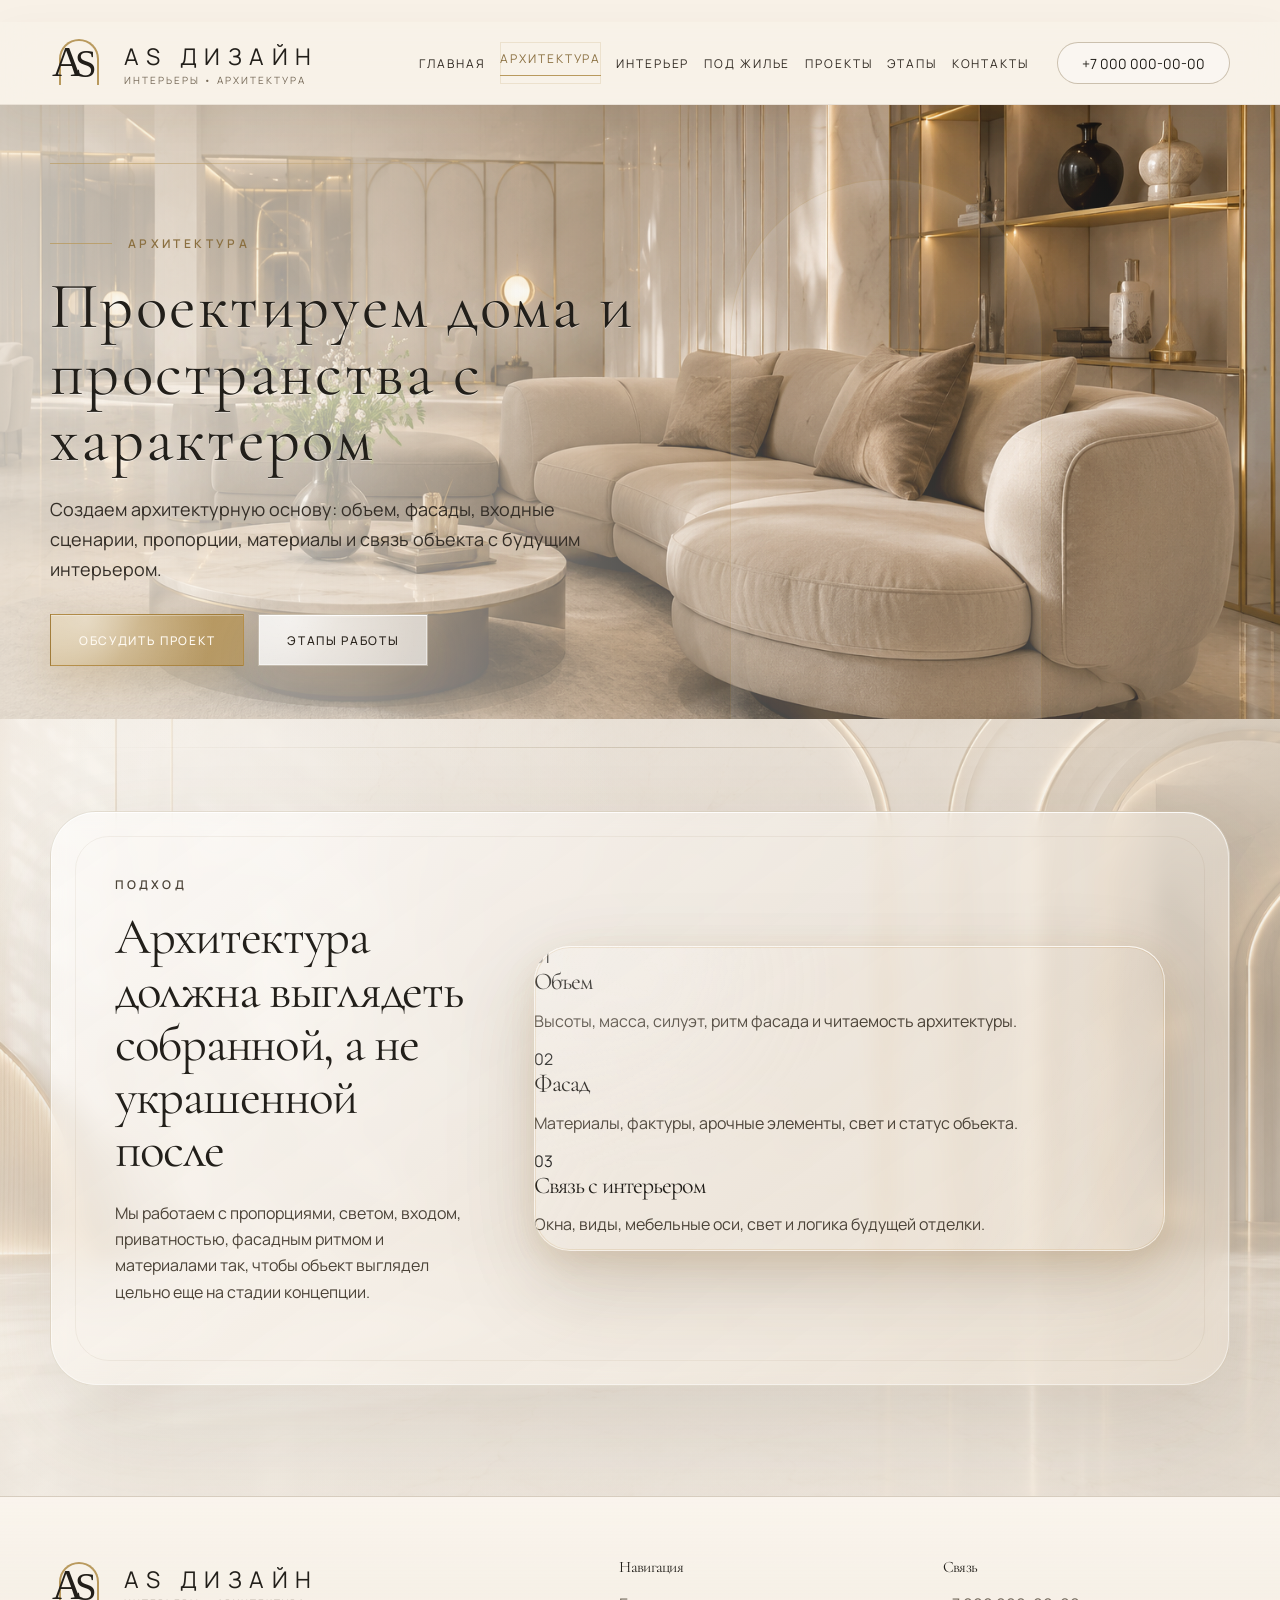
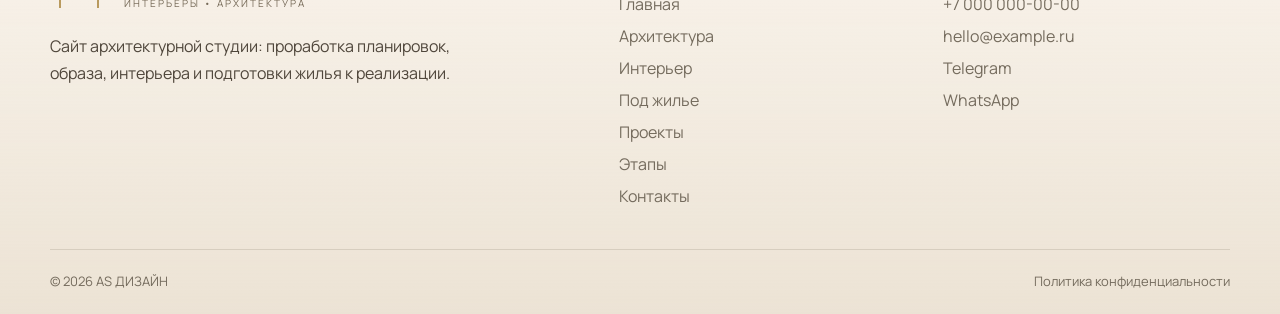
<file: architecture/index.html>
﻿﻿﻿﻿﻿<!doctype html>
<html lang="ru">
<head>
  <meta charset="utf-8">
  <meta name="viewport" content="width=device-width, initial-scale=1">
  <title>Архитектура — AS ДИЗАЙН</title>
  <meta name="description" content="Архитектурная проработка домов и общественных пространств: объем, фасады, планировки, материалы и визуальная концепция.">
  <meta name="theme-color" content="#f4eee4">
  <meta property="og:title" content="Архитектура — AS ДИЗАЙН">
  <meta property="og:description" content="Архитектурная проработка домов и общественных пространств: объем, фасады, планировки, материалы и визуальная концепция.">
  <meta property="og:type" content="website">
  <link rel="icon" href="/assets/img/favicon.svg">
  <link rel="stylesheet" href="/assets/css/style.css">
  <link rel="stylesheet" href="/assets/css/site-light.css?v=site-final-1">

  </head>
<body>

  
<header class="site-header" data-header>
  <div class="container header-inner">
    <a class="brand" href="/" aria-label="AS ДИЗАЙН">
      <span class="brand-mark">
        <span></span>
      </span>
      <span class="brand-text">
        <strong>AS ДИЗАЙН</strong>
        <small>Интерьеры • Архитектура</small>
      </span>
    </a>

    <button class="menu-btn" type="button" data-menu-btn aria-label="Открыть меню">
      <span></span><span></span>
    </button>

    <nav class="nav" data-nav>
              <a class="" href="/">Главная</a>
              <a class="active" href="/architecture">Архитектура</a>
              <a class="" href="/interior">Интерьер</a>
              <a class="" href="/fitout">Под жилье</a>
              <a class="" href="/projects">Проекты</a>
              <a class="" href="/process">Этапы</a>
              <a class="" href="/contacts">Контакты</a>
          </nav>

    <a class="header-phone" href="tel:+70000000000">+7 000 000-00-00</a>
  </div>
</header>
<main>
<section class="page-hero page-hero-architecture">
  <div class="container page-hero-inner">
    <div>
      <p class="eyebrow">АРХИТЕКТУРА</p>
      <h1>Проектируем дома и пространства с характером</h1>
      <p class="lead">
        Создаем архитектурную основу: объем, фасады, входные сценарии, пропорции,
        материалы и связь объекта с будущим интерьером.
      </p>
      <div class="actions">
        <a class="btn primary" href="/contacts">Обсудить проект</a>
        <a class="btn" href="/process">Этапы работы</a>
      </div>
    </div>
  </div>
</section>

<section class="section architecture-gem-section">
  <div class="container architecture-gem-layout">
    <div class="architecture-gem-copy">
      <p class="eyebrow">ПОДХОД</p>
      <h2>Архитектура должна выглядеть собранной, а не украшенной после</h2>
      <p class="muted">
        Мы работаем с пропорциями, светом, входом, приватностью, фасадным ритмом
        и материалами так, чтобы объект выглядел цельно еще на стадии концепции.
      </p>
    </div>

    <figure class="gem-infographic reveal">
      <!-- ---------- AS ARCH STONE CARDS FINAL ---------- -->
<div class="architecture-stone-grid" aria-label="Архитектурные принципы">
  <article class="architecture-stone-card architecture-stone-card--01">
    <span>01</span>
    <h3>Объем</h3>
    <p>Высоты, масса, силуэт, ритм фасада и читаемость архитектуры.</p>
  </article>

  <article class="architecture-stone-card architecture-stone-card--02">
    <span>02</span>
    <h3>Фасад</h3>
    <p>Материалы, фактуры, арочные элементы, свет и статус объекта.</p>
  </article>

  <article class="architecture-stone-card architecture-stone-card--03">
    <span>03</span>
    <h3>Связь с интерьером</h3>
    <p>Окна, виды, мебельные оси, свет и логика будущей отделки.</p>
  </article>
</div>
<!-- ---------- END AS ARCH STONE CARDS FINAL ---------- -->
    </figure>
  </div>
</section>

</main><footer class="footer">
  <div class="container footer-grid">
    <div>
      <a class="brand brand-footer" href="/">
        <span class="brand-mark"><span></span></span>
        <span class="brand-text">
          <strong>AS ДИЗАЙН</strong>
          <small>Интерьеры • Архитектура</small>
        </span>
      </a>
      <p class="muted footer-note">
        Сайт архитектурной студии: проработка планировок, образа, интерьера и подготовки жилья к реализации.
      </p>
    </div>

    <div>
      <h4>Навигация</h4>
      <div class="footer-links">
                  <a href="/">Главная</a>
                  <a href="/architecture">Архитектура</a>
                  <a href="/interior">Интерьер</a>
                  <a href="/fitout">Под жилье</a>
                  <a href="/projects">Проекты</a>
                  <a href="/process">Этапы</a>
                  <a href="/contacts">Контакты</a>
              </div>
    </div>

    <div>
      <h4>Связь</h4>
      <div class="footer-links">
        <a href="tel:+70000000000">+7 000 000-00-00</a>
        <a href="mailto:hello@example.ru">hello@example.ru</a>
        <a href="https://t.me/your_username" target="_blank" rel="noopener">Telegram</a>
        <a href="https://wa.me/70000000000" target="_blank" rel="noopener">WhatsApp</a>
      </div>
    </div>
  </div>

  <div class="container footer-bottom">
    <span>© 2026 AS ДИЗАЙН</span>
    <a href="/privacy">Политика конфиденциальности</a>
  </div>
</footer>

<script src="/assets/js/main.js?v=site-final-1"></script>
</body>
</html>
</file>
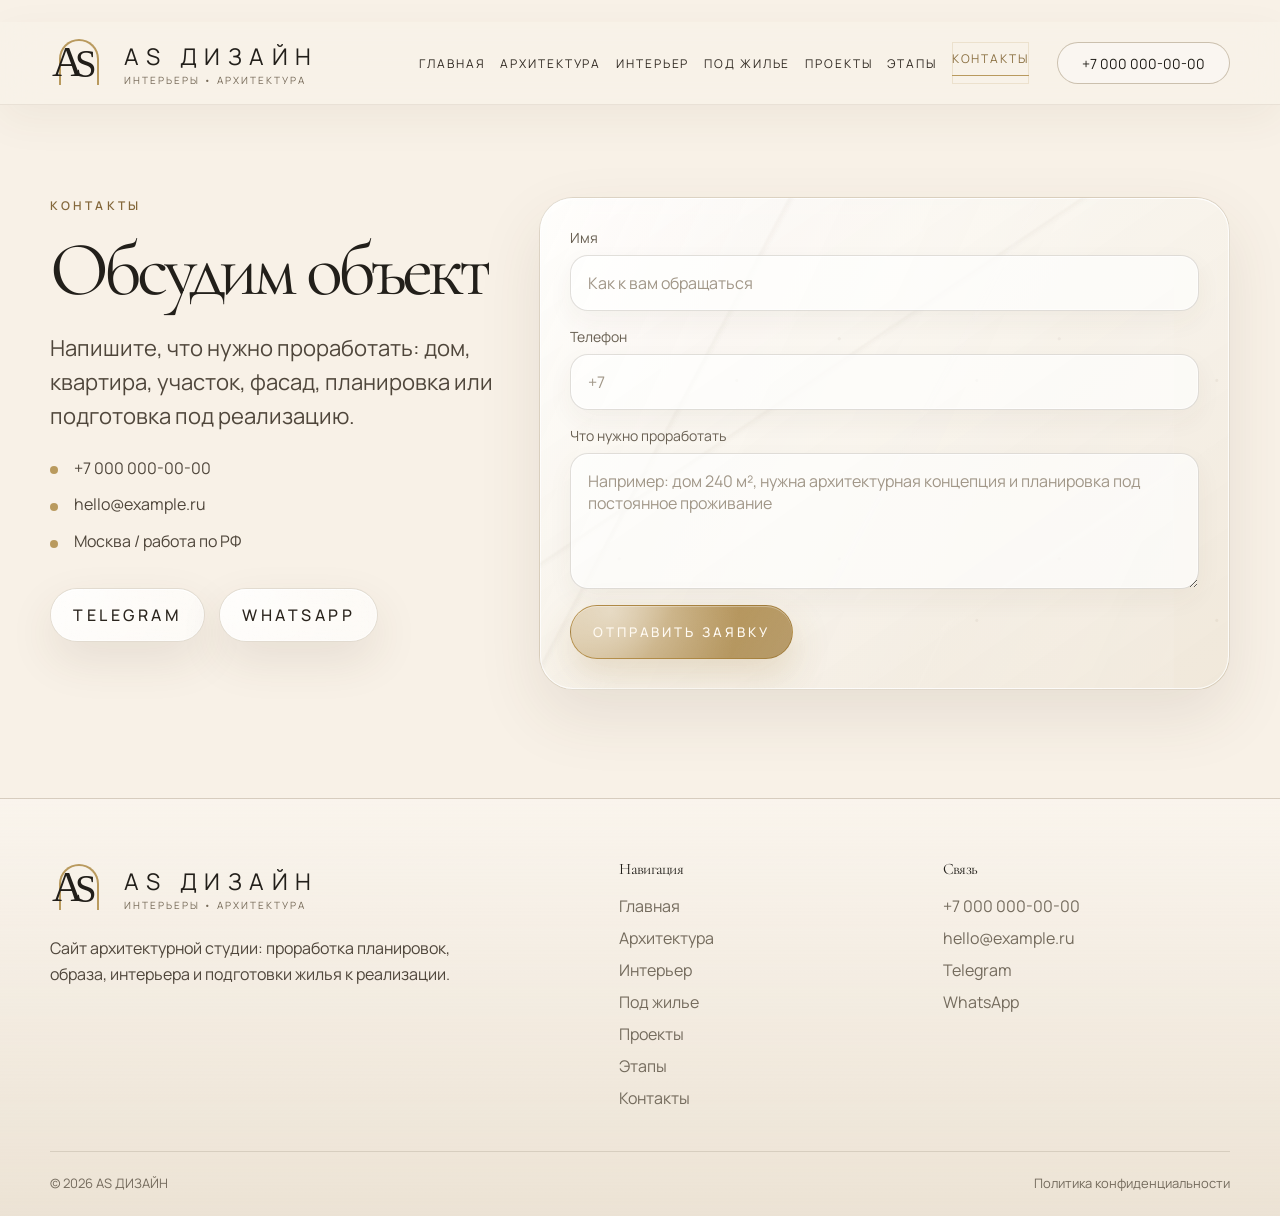
<file: contacts/index.html>
﻿﻿﻿﻿﻿<!doctype html>
<html lang="ru">
<head>
  <meta charset="utf-8">
  <meta name="viewport" content="width=device-width, initial-scale=1">
  <title>Контакты — AS ДИЗАЙН</title>
  <meta name="description" content="Связаться по архитектурной проработке жилья.">
  <meta name="theme-color" content="#f4eee4">
  <meta property="og:title" content="Контакты — AS ДИЗАЙН">
  <meta property="og:description" content="Связаться по архитектурной проработке жилья.">
  <meta property="og:type" content="website">
  <link rel="icon" href="/assets/img/favicon.svg">
  <link rel="stylesheet" href="/assets/css/style.css">
  <link rel="stylesheet" href="/assets/css/site-light.css?v=site-final-1">

  </head>
<body>

  
<header class="site-header" data-header>
  <div class="container header-inner">
    <a class="brand" href="/" aria-label="AS ДИЗАЙН">
      <span class="brand-mark">
        <span></span>
      </span>
      <span class="brand-text">
        <strong>AS ДИЗАЙН</strong>
        <small>Интерьеры • Архитектура</small>
      </span>
    </a>

    <button class="menu-btn" type="button" data-menu-btn aria-label="Открыть меню">
      <span></span><span></span>
    </button>

    <nav class="nav" data-nav>
              <a class="" href="/">Главная</a>
              <a class="" href="/architecture">Архитектура</a>
              <a class="" href="/interior">Интерьер</a>
              <a class="" href="/fitout">Под жилье</a>
              <a class="" href="/projects">Проекты</a>
              <a class="" href="/process">Этапы</a>
              <a class="active" href="/contacts">Контакты</a>
          </nav>

    <a class="header-phone" href="tel:+70000000000">+7 000 000-00-00</a>
  </div>
</header>
<main>
<section class="section">
  <div class="container form-wrap">
    <div>
      <p class="eyebrow">Контакты</p>
      <h1>Обсудим объект</h1>
      <p class="lead">
        Напишите, что нужно проработать: дом, квартира, участок, фасад, планировка или подготовка под реализацию.
      </p>

      <ul class="list">
        <li>+7 000 000-00-00</li>
        <li>hello@example.ru</li>
        <li>Москва / работа по РФ</li>
      </ul>

      <div class="actions">
        <a class="btn" href="https://t.me/your_username" target="_blank" rel="noopener">Telegram</a>
        <a class="btn" href="https://wa.me/70000000000" target="_blank" rel="noopener">WhatsApp</a>
      </div>
    </div>

    <form class="form" action="#" method="get">
      
      
      <input type="hidden" name="page" value="">
      <input type="hidden" name="utm_source" value="">
      <input type="hidden" name="utm_medium" value="">
      <input type="hidden" name="utm_campaign" value="">

      <div class="field">
        <label for="name">Имя</label>
        <input id="name" name="name" type="text" required placeholder="Как к вам обращаться">
      </div>

      <div class="field">
        <label for="phone">Телефон</label>
        <input id="phone" name="phone" type="tel" required placeholder="+7">
      </div>

      <div class="field">
        <label for="message">Что нужно проработать</label>
        <textarea id="message" name="message" placeholder="Например: дом 240 м², нужна архитектурная концепция и планировка под постоянное проживание"></textarea>
      </div>

      <button class="btn primary" type="submit">Отправить заявку</button>
    </form>
  </div>
</section>

</main><footer class="footer">
  <div class="container footer-grid">
    <div>
      <a class="brand brand-footer" href="/">
        <span class="brand-mark"><span></span></span>
        <span class="brand-text">
          <strong>AS ДИЗАЙН</strong>
          <small>Интерьеры • Архитектура</small>
        </span>
      </a>
      <p class="muted footer-note">
        Сайт архитектурной студии: проработка планировок, образа, интерьера и подготовки жилья к реализации.
      </p>
    </div>

    <div>
      <h4>Навигация</h4>
      <div class="footer-links">
                  <a href="/">Главная</a>
                  <a href="/architecture">Архитектура</a>
                  <a href="/interior">Интерьер</a>
                  <a href="/fitout">Под жилье</a>
                  <a href="/projects">Проекты</a>
                  <a href="/process">Этапы</a>
                  <a href="/contacts">Контакты</a>
              </div>
    </div>

    <div>
      <h4>Связь</h4>
      <div class="footer-links">
        <a href="tel:+70000000000">+7 000 000-00-00</a>
        <a href="mailto:hello@example.ru">hello@example.ru</a>
        <a href="https://t.me/your_username" target="_blank" rel="noopener">Telegram</a>
        <a href="https://wa.me/70000000000" target="_blank" rel="noopener">WhatsApp</a>
      </div>
    </div>
  </div>

  <div class="container footer-bottom">
    <span>© 2026 AS ДИЗАЙН</span>
    <a href="/privacy">Политика конфиденциальности</a>
  </div>
</footer>

<script src="/assets/js/main.js?v=site-final-1"></script>
</body>
</html>
</file>
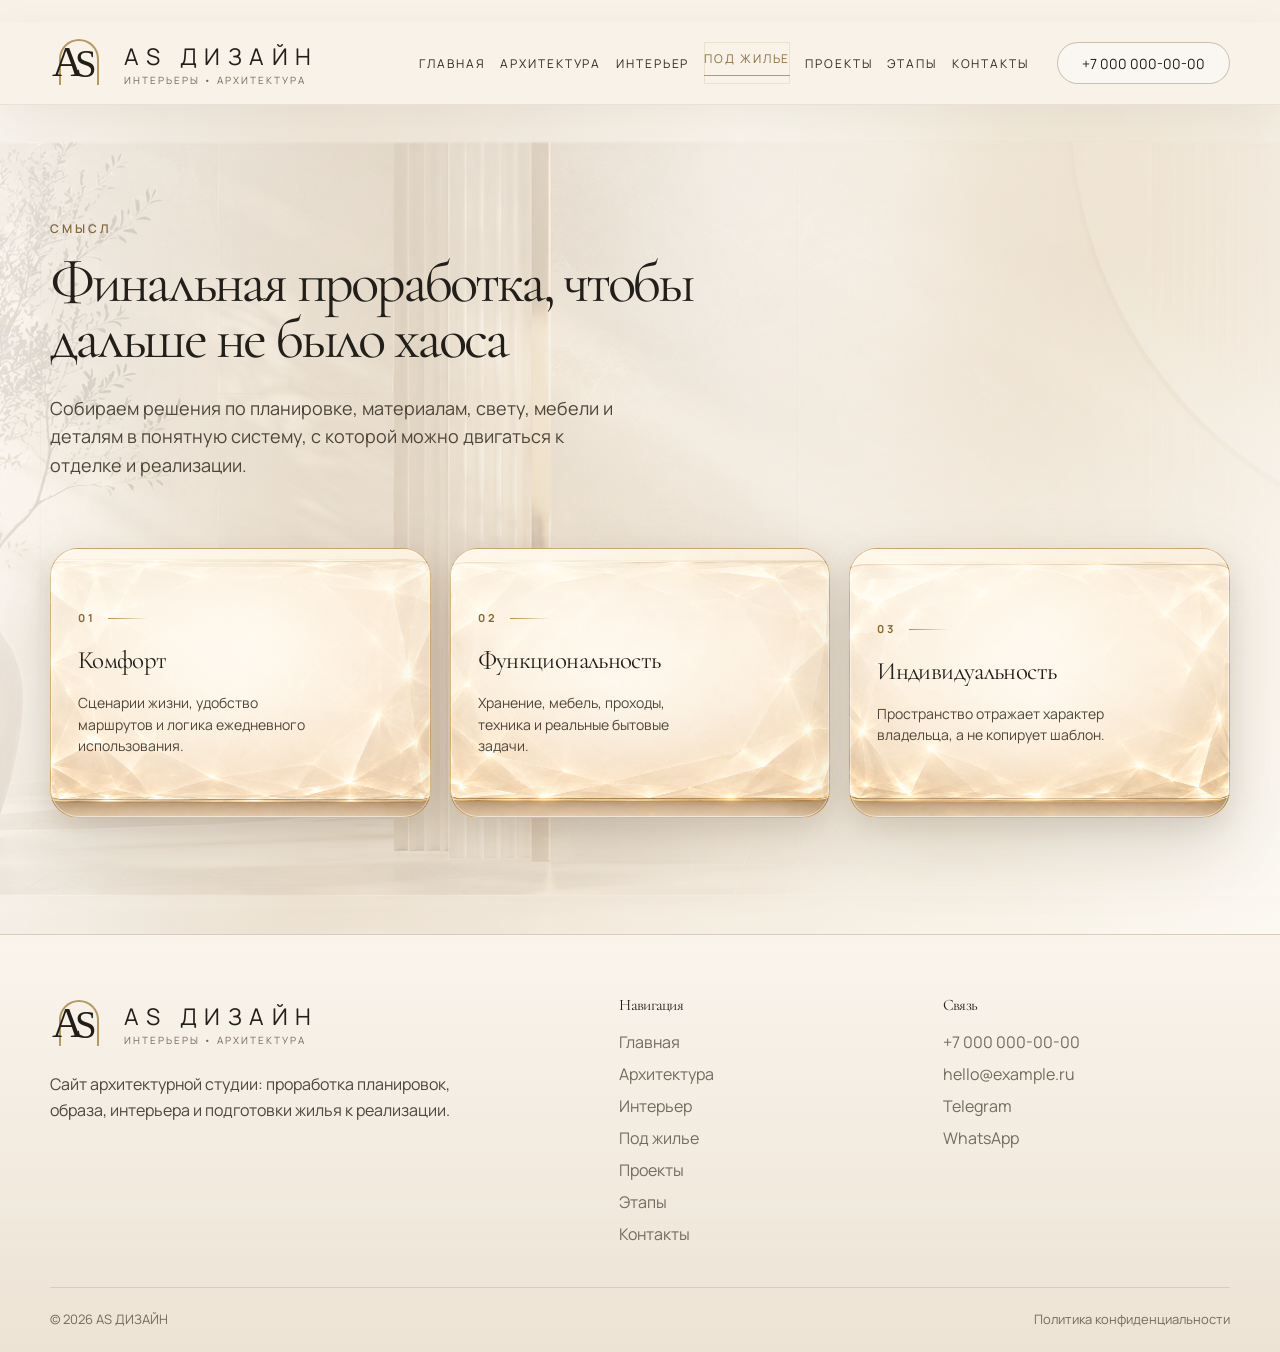
<file: fitout/index.html>
﻿﻿﻿﻿﻿<!doctype html>
<html lang="ru">
<head>
  <meta charset="utf-8">
  <meta name="viewport" content="width=device-width, initial-scale=1">
  <title>Под жилье — AS ДИЗАЙН</title>
  <meta name="description" content="Проработка жилья под реализацию: планировка, свет, материалы, сценарии, мебель и подготовка решений.">
  <meta name="theme-color" content="#f4eee4">
  <meta property="og:title" content="Под жилье — AS ДИЗАЙН">
  <meta property="og:description" content="Проработка жилья под реализацию: планировка, свет, материалы, сценарии, мебель и подготовка решений.">
  <meta property="og:type" content="website">
  <link rel="icon" href="/assets/img/favicon.svg">
  <link rel="stylesheet" href="/assets/css/style.css">
  <link rel="stylesheet" href="/assets/css/site-light.css?v=site-final-1">

  </head>
<body>

  
<header class="site-header" data-header>
  <div class="container header-inner">
    <a class="brand" href="/" aria-label="AS ДИЗАЙН">
      <span class="brand-mark">
        <span></span>
      </span>
      <span class="brand-text">
        <strong>AS ДИЗАЙН</strong>
        <small>Интерьеры • Архитектура</small>
      </span>
    </a>

    <button class="menu-btn" type="button" data-menu-btn aria-label="Открыть меню">
      <span></span><span></span>
    </button>

    <nav class="nav" data-nav>
              <a class="" href="/">Главная</a>
              <a class="" href="/architecture">Архитектура</a>
              <a class="" href="/interior">Интерьер</a>
              <a class="active" href="/fitout">Под жилье</a>
              <a class="" href="/projects">Проекты</a>
              <a class="" href="/process">Этапы</a>
              <a class="" href="/contacts">Контакты</a>
          </nav>

    <a class="header-phone" href="tel:+70000000000">+7 000 000-00-00</a>
  </div>
</header>
<main>
<section class="section fitout-crystal-section">
  <div class="container fitout-crystal-layout">
    <div class="fitout-crystal-copy reveal">
      <p class="eyebrow">СМЫСЛ</p>
      <h2>Финальная проработка, чтобы дальше не было хаоса</h2>
      <p class="muted">
        Собираем решения по планировке, материалам, свету, мебели и деталям
        в понятную систему, с которой можно двигаться к отделке и реализации.
      </p>
    </div>

    <div class="fitout-crystal-grid">
      <article class="fitout-crystal-card fitout-crystal-card--01 reveal">
        <span>01</span>
        <h3>Комфорт</h3>
        <p>Сценарии жизни, удобство маршрутов и логика ежедневного использования.</p>
      </article>

      <article class="fitout-crystal-card fitout-crystal-card--02 reveal">
        <span>02</span>
        <h3>Функциональность</h3>
        <p>Хранение, мебель, проходы, техника и реальные бытовые задачи.</p>
      </article>

      <article class="fitout-crystal-card fitout-crystal-card--03 reveal">
        <span>03</span>
        <h3>Индивидуальность</h3>
        <p>Пространство отражает характер владельца, а не копирует шаблон.</p>
      </article>
    </div>
  </div>
</section>

</main><footer class="footer">
  <div class="container footer-grid">
    <div>
      <a class="brand brand-footer" href="/">
        <span class="brand-mark"><span></span></span>
        <span class="brand-text">
          <strong>AS ДИЗАЙН</strong>
          <small>Интерьеры • Архитектура</small>
        </span>
      </a>
      <p class="muted footer-note">
        Сайт архитектурной студии: проработка планировок, образа, интерьера и подготовки жилья к реализации.
      </p>
    </div>

    <div>
      <h4>Навигация</h4>
      <div class="footer-links">
                  <a href="/">Главная</a>
                  <a href="/architecture">Архитектура</a>
                  <a href="/interior">Интерьер</a>
                  <a href="/fitout">Под жилье</a>
                  <a href="/projects">Проекты</a>
                  <a href="/process">Этапы</a>
                  <a href="/contacts">Контакты</a>
              </div>
    </div>

    <div>
      <h4>Связь</h4>
      <div class="footer-links">
        <a href="tel:+70000000000">+7 000 000-00-00</a>
        <a href="mailto:hello@example.ru">hello@example.ru</a>
        <a href="https://t.me/your_username" target="_blank" rel="noopener">Telegram</a>
        <a href="https://wa.me/70000000000" target="_blank" rel="noopener">WhatsApp</a>
      </div>
    </div>
  </div>

  <div class="container footer-bottom">
    <span>© 2026 AS ДИЗАЙН</span>
    <a href="/privacy">Политика конфиденциальности</a>
  </div>
</footer>

<script src="/assets/js/main.js?v=site-final-1"></script>
</body>
</html>
</file>
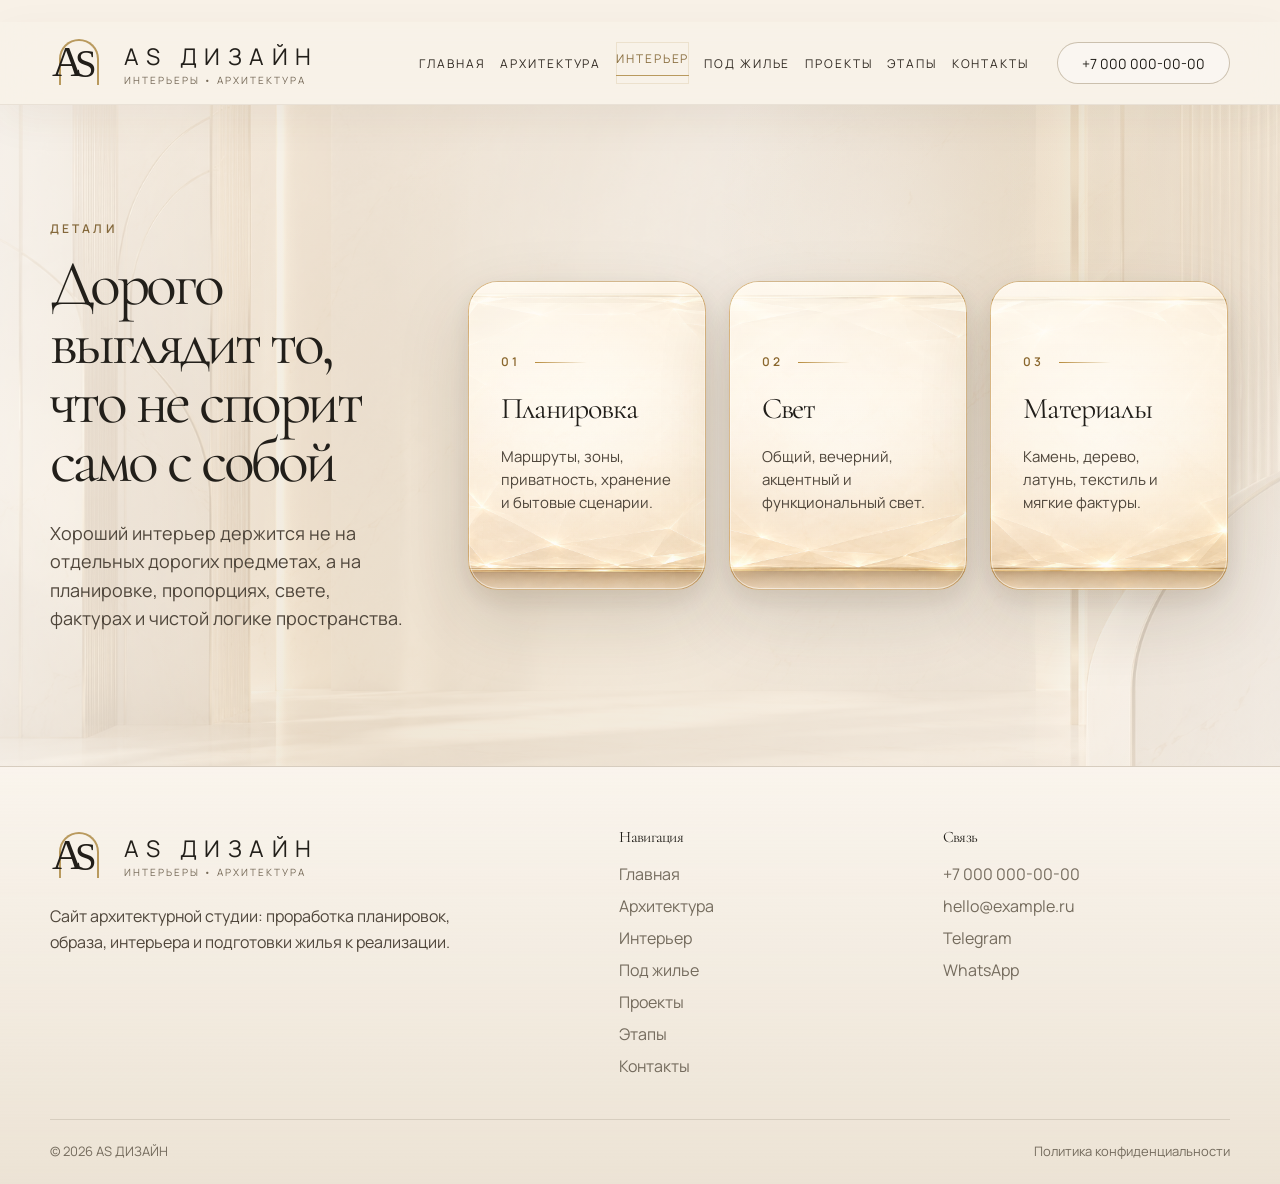
<file: interior/index.html>
﻿﻿﻿﻿﻿<!doctype html>
<html lang="ru">
<head>
  <meta charset="utf-8">
  <meta name="viewport" content="width=device-width, initial-scale=1">
  <title>Интерьеры — AS ДИЗАЙН</title>
  <meta name="description" content="Интерьерная проработка жилья и коммерческих пространств: планировки, мебель, свет, материалы и атмосфера.">
  <meta name="theme-color" content="#f4eee4">
  <meta property="og:title" content="Интерьеры — AS ДИЗАЙН">
  <meta property="og:description" content="Интерьерная проработка жилья и коммерческих пространств: планировки, мебель, свет, материалы и атмосфера.">
  <meta property="og:type" content="website">
  <link rel="icon" href="/assets/img/favicon.svg">
  <link rel="stylesheet" href="/assets/css/style.css">
  <link rel="stylesheet" href="/assets/css/site-light.css?v=site-final-1">

  </head>
<body>

  
<header class="site-header" data-header>
  <div class="container header-inner">
    <a class="brand" href="/" aria-label="AS ДИЗАЙН">
      <span class="brand-mark">
        <span></span>
      </span>
      <span class="brand-text">
        <strong>AS ДИЗАЙН</strong>
        <small>Интерьеры • Архитектура</small>
      </span>
    </a>

    <button class="menu-btn" type="button" data-menu-btn aria-label="Открыть меню">
      <span></span><span></span>
    </button>

    <nav class="nav" data-nav>
              <a class="" href="/">Главная</a>
              <a class="" href="/architecture">Архитектура</a>
              <a class="active" href="/interior">Интерьер</a>
              <a class="" href="/fitout">Под жилье</a>
              <a class="" href="/projects">Проекты</a>
              <a class="" href="/process">Этапы</a>
              <a class="" href="/contacts">Контакты</a>
          </nav>

    <a class="header-phone" href="tel:+70000000000">+7 000 000-00-00</a>
  </div>
</header>
<main>
<section class="section interior-stone-section">
  <div class="container interior-stone-layout">
    <div class="interior-stone-copy reveal">
      <p class="eyebrow">ДЕТАЛИ</p>
      <h2>Дорого выглядит то, что не спорит само с собой</h2>
      <p class="muted">
        Хороший интерьер держится не на отдельных дорогих предметах, а на планировке,
        пропорциях, свете, фактурах и чистой логике пространства.
      </p>
    </div>

    <div class="interior-stone-grid">
      <article class="interior-stone-card interior-stone-card--01 reveal">
        <div class="interior-stone-card__content">
          <span>01</span>
          <h3>Планировка</h3>
          <p>Маршруты, зоны, приватность, хранение и бытовые сценарии.</p>
        </div>
      </article>

      <article class="interior-stone-card interior-stone-card--02 reveal">
        <div class="interior-stone-card__content">
          <span>02</span>
          <h3>Свет</h3>
          <p>Общий, вечерний, акцентный и функциональный свет.</p>
        </div>
      </article>

      <article class="interior-stone-card interior-stone-card--03 reveal">
        <div class="interior-stone-card__content">
          <span>03</span>
          <h3>Материалы</h3>
          <p>Камень, дерево, латунь, текстиль и мягкие фактуры.</p>
        </div>
      </article>
    </div>
  </div>
</section>

</main><footer class="footer">
  <div class="container footer-grid">
    <div>
      <a class="brand brand-footer" href="/">
        <span class="brand-mark"><span></span></span>
        <span class="brand-text">
          <strong>AS ДИЗАЙН</strong>
          <small>Интерьеры • Архитектура</small>
        </span>
      </a>
      <p class="muted footer-note">
        Сайт архитектурной студии: проработка планировок, образа, интерьера и подготовки жилья к реализации.
      </p>
    </div>

    <div>
      <h4>Навигация</h4>
      <div class="footer-links">
                  <a href="/">Главная</a>
                  <a href="/architecture">Архитектура</a>
                  <a href="/interior">Интерьер</a>
                  <a href="/fitout">Под жилье</a>
                  <a href="/projects">Проекты</a>
                  <a href="/process">Этапы</a>
                  <a href="/contacts">Контакты</a>
              </div>
    </div>

    <div>
      <h4>Связь</h4>
      <div class="footer-links">
        <a href="tel:+70000000000">+7 000 000-00-00</a>
        <a href="mailto:hello@example.ru">hello@example.ru</a>
        <a href="https://t.me/your_username" target="_blank" rel="noopener">Telegram</a>
        <a href="https://wa.me/70000000000" target="_blank" rel="noopener">WhatsApp</a>
      </div>
    </div>
  </div>

  <div class="container footer-bottom">
    <span>© 2026 AS ДИЗАЙН</span>
    <a href="/privacy">Политика конфиденциальности</a>
  </div>
</footer>

<script src="/assets/js/main.js?v=site-final-1"></script>
</body>
</html>
</file>
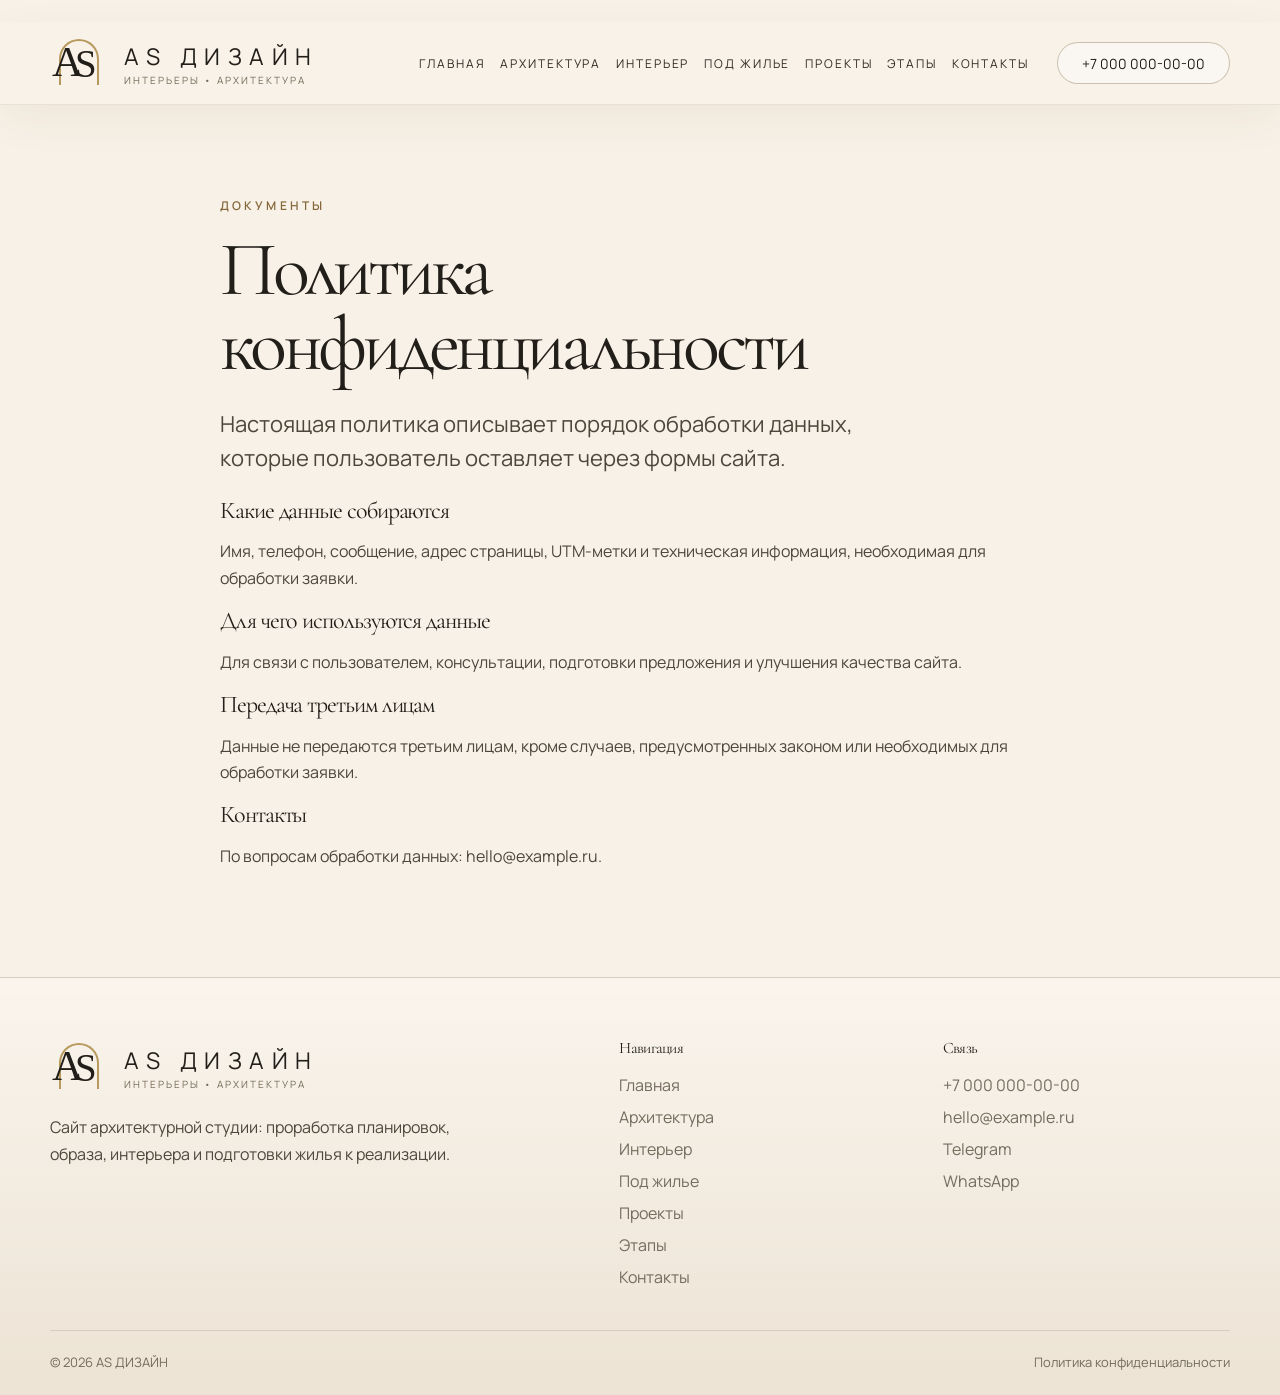
<file: privacy/index.html>
﻿﻿﻿﻿﻿<!doctype html>
<html lang="ru">
<head>
  <meta charset="utf-8">
  <meta name="viewport" content="width=device-width, initial-scale=1">
  <title>Политика конфиденциальности — AS ДИЗАЙН</title>
  <meta name="description" content="Политика обработки персональных данных.">
  <meta name="theme-color" content="#f4eee4">
  <meta property="og:title" content="Политика конфиденциальности — AS ДИЗАЙН">
  <meta property="og:description" content="Политика обработки персональных данных.">
  <meta property="og:type" content="website">
  <link rel="icon" href="/assets/img/favicon.svg">
  <link rel="stylesheet" href="/assets/css/style.css">
  <link rel="stylesheet" href="/assets/css/site-light.css?v=site-final-1">

  </head>
<body>

  
<header class="site-header" data-header>
  <div class="container header-inner">
    <a class="brand" href="/" aria-label="AS ДИЗАЙН">
      <span class="brand-mark">
        <span></span>
      </span>
      <span class="brand-text">
        <strong>AS ДИЗАЙН</strong>
        <small>Интерьеры • Архитектура</small>
      </span>
    </a>

    <button class="menu-btn" type="button" data-menu-btn aria-label="Открыть меню">
      <span></span><span></span>
    </button>

    <nav class="nav" data-nav>
              <a class="" href="/">Главная</a>
              <a class="" href="/architecture">Архитектура</a>
              <a class="" href="/interior">Интерьер</a>
              <a class="" href="/fitout">Под жилье</a>
              <a class="" href="/projects">Проекты</a>
              <a class="" href="/process">Этапы</a>
              <a class="" href="/contacts">Контакты</a>
          </nav>

    <a class="header-phone" href="tel:+70000000000">+7 000 000-00-00</a>
  </div>
</header>
<main>
<section class="section">
  <div class="container narrow">
    <p class="eyebrow">Документы</p>
    <h1>Политика конфиденциальности</h1>
    <p class="lead">
      Настоящая политика описывает порядок обработки данных, которые пользователь оставляет через формы сайта.
    </p>

    <h3>Какие данные собираются</h3>
    <p class="muted">
      Имя, телефон, сообщение, адрес страницы, UTM-метки и техническая информация, необходимая для обработки заявки.
    </p>

    <h3>Для чего используются данные</h3>
    <p class="muted">
      Для связи с пользователем, консультации, подготовки предложения и улучшения качества сайта.
    </p>

    <h3>Передача третьим лицам</h3>
    <p class="muted">
      Данные не передаются третьим лицам, кроме случаев, предусмотренных законом или необходимых для обработки заявки.
    </p>

    <h3>Контакты</h3>
    <p class="muted">
      По вопросам обработки данных: <a href="mailto:hello@example.ru">hello@example.ru</a>.
    </p>
  </div>
</section>

</main><footer class="footer">
  <div class="container footer-grid">
    <div>
      <a class="brand brand-footer" href="/">
        <span class="brand-mark"><span></span></span>
        <span class="brand-text">
          <strong>AS ДИЗАЙН</strong>
          <small>Интерьеры • Архитектура</small>
        </span>
      </a>
      <p class="muted footer-note">
        Сайт архитектурной студии: проработка планировок, образа, интерьера и подготовки жилья к реализации.
      </p>
    </div>

    <div>
      <h4>Навигация</h4>
      <div class="footer-links">
                  <a href="/">Главная</a>
                  <a href="/architecture">Архитектура</a>
                  <a href="/interior">Интерьер</a>
                  <a href="/fitout">Под жилье</a>
                  <a href="/projects">Проекты</a>
                  <a href="/process">Этапы</a>
                  <a href="/contacts">Контакты</a>
              </div>
    </div>

    <div>
      <h4>Связь</h4>
      <div class="footer-links">
        <a href="tel:+70000000000">+7 000 000-00-00</a>
        <a href="mailto:hello@example.ru">hello@example.ru</a>
        <a href="https://t.me/your_username" target="_blank" rel="noopener">Telegram</a>
        <a href="https://wa.me/70000000000" target="_blank" rel="noopener">WhatsApp</a>
      </div>
    </div>
  </div>

  <div class="container footer-bottom">
    <span>© 2026 AS ДИЗАЙН</span>
    <a href="/privacy">Политика конфиденциальности</a>
  </div>
</footer>

<script src="/assets/js/main.js?v=site-final-1"></script>
</body>
</html>
</file>
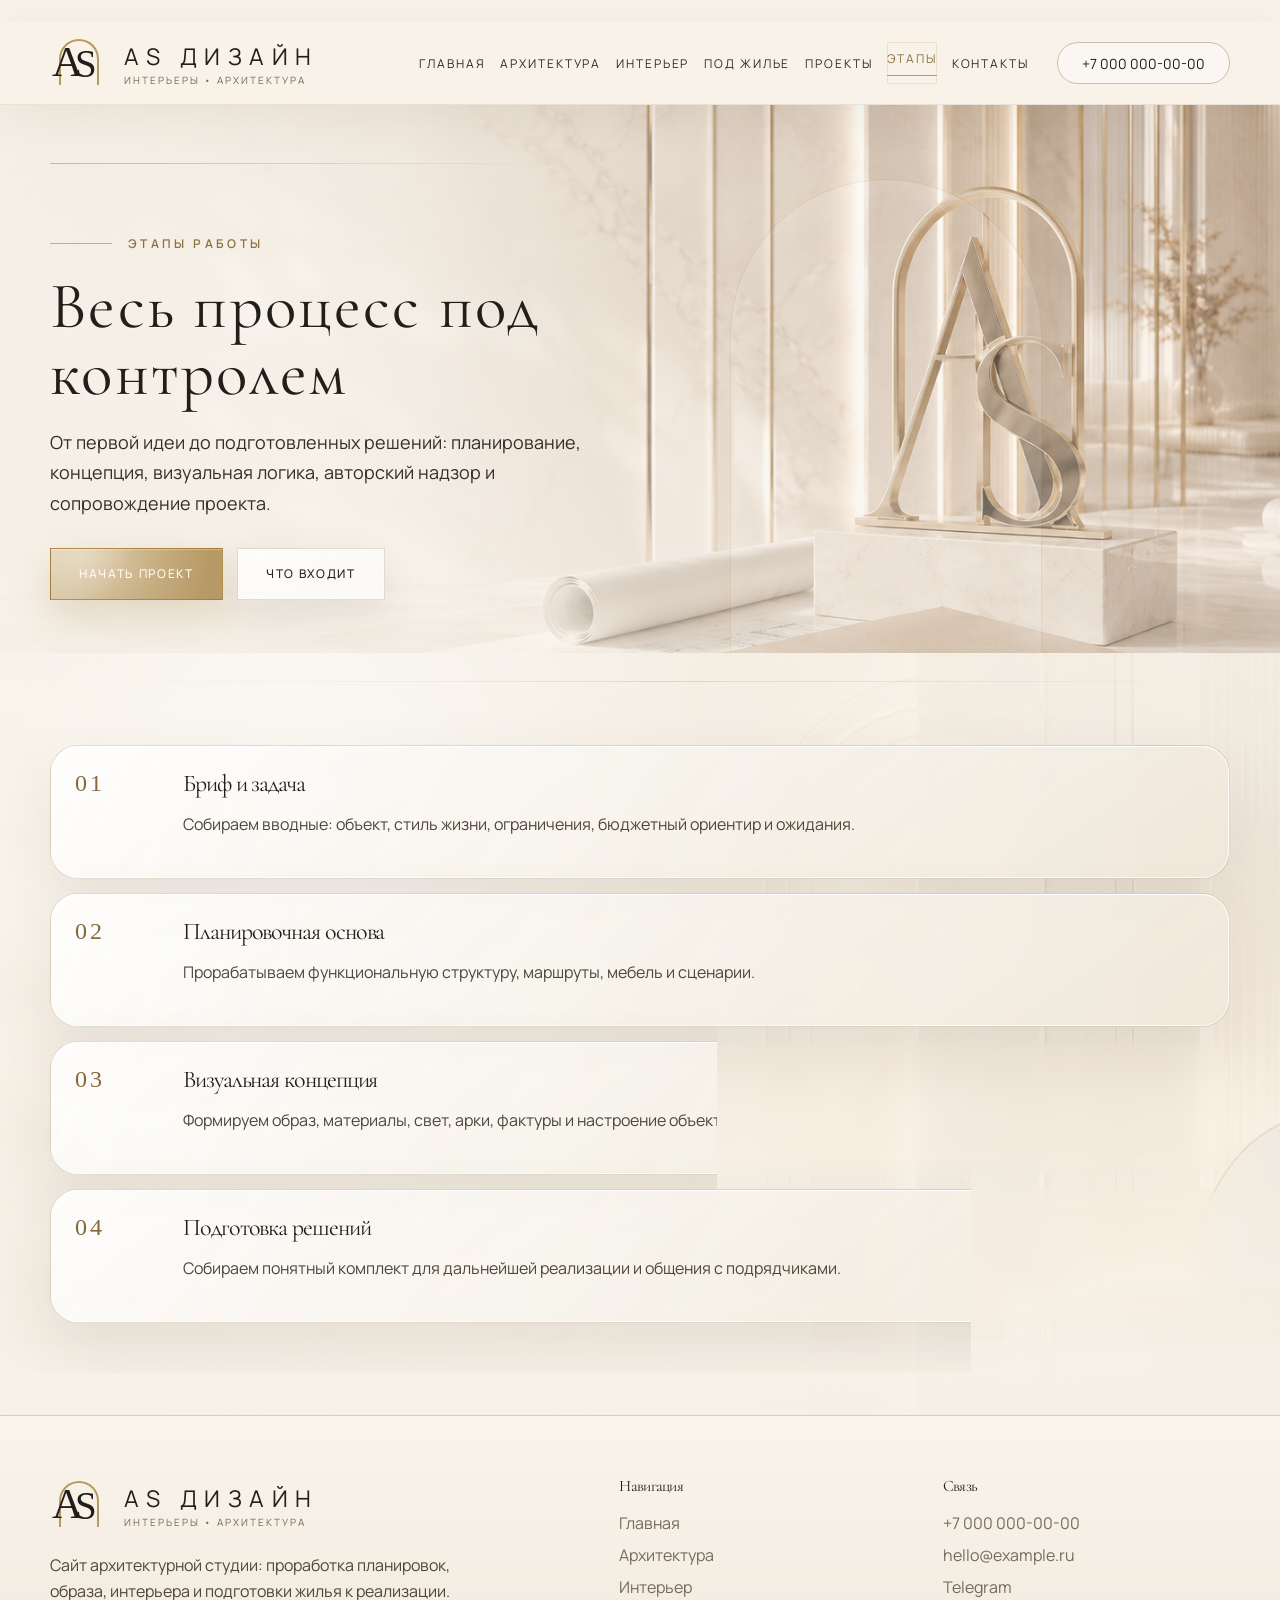
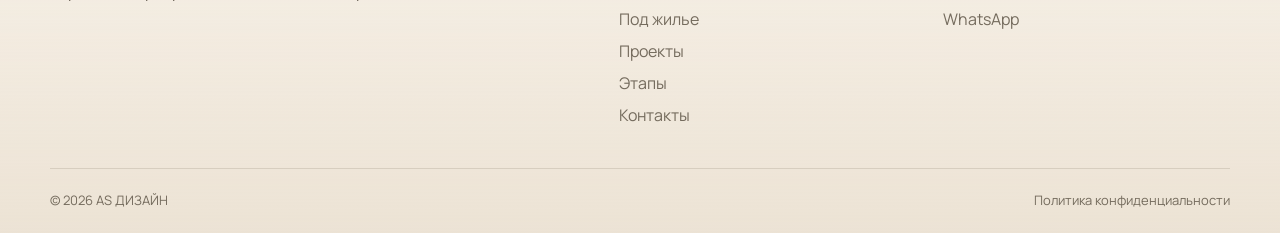
<file: process/index.html>
﻿﻿﻿﻿﻿<!doctype html>
<html lang="ru">
<head>
  <meta charset="utf-8">
  <meta name="viewport" content="width=device-width, initial-scale=1">
  <title>Этапы работы — AS ДИЗАЙН</title>
  <meta name="description" content="Этапы работы архитектурной студии: бриф, планировка, концепция, материалы, авторский надзор и подготовка решений.">
  <meta name="theme-color" content="#f4eee4">
  <meta property="og:title" content="Этапы работы — AS ДИЗАЙН">
  <meta property="og:description" content="Этапы работы архитектурной студии: бриф, планировка, концепция, материалы, авторский надзор и подготовка решений.">
  <meta property="og:type" content="website">
  <link rel="icon" href="/assets/img/favicon.svg">
  <link rel="stylesheet" href="/assets/css/style.css">
  <link rel="stylesheet" href="/assets/css/site-light.css?v=site-final-1">

  </head>
<body>

  
<header class="site-header" data-header>
  <div class="container header-inner">
    <a class="brand" href="/" aria-label="AS ДИЗАЙН">
      <span class="brand-mark">
        <span></span>
      </span>
      <span class="brand-text">
        <strong>AS ДИЗАЙН</strong>
        <small>Интерьеры • Архитектура</small>
      </span>
    </a>

    <button class="menu-btn" type="button" data-menu-btn aria-label="Открыть меню">
      <span></span><span></span>
    </button>

    <nav class="nav" data-nav>
              <a class="" href="/">Главная</a>
              <a class="" href="/architecture">Архитектура</a>
              <a class="" href="/interior">Интерьер</a>
              <a class="" href="/fitout">Под жилье</a>
              <a class="" href="/projects">Проекты</a>
              <a class="active" href="/process">Этапы</a>
              <a class="" href="/contacts">Контакты</a>
          </nav>

    <a class="header-phone" href="tel:+70000000000">+7 000 000-00-00</a>
  </div>
</header>
<main>
<section class="page-hero page-hero-process">
  <div class="container page-hero-inner">
    <div>
      <p class="eyebrow">ЭТАПЫ РАБОТЫ</p>
      <h1>Весь процесс под контролем</h1>
      <p class="lead">
        От первой идеи до подготовленных решений: планирование, концепция,
        визуальная логика, авторский надзор и сопровождение проекта.
      </p>
      <div class="actions">
        <a class="btn primary" href="/contacts">Начать проект</a>
        <a class="btn" href="/architecture">Что входит</a>
      </div>
    </div>
  </div>
</section>

<section class="section">
  <div class="container steps">
    <article class="step reveal">
      <div>
        <h3>Бриф и задача</h3>
        <p class="muted">Собираем вводные: объект, стиль жизни, ограничения, бюджетный ориентир и ожидания.</p>
      </div>
    </article>

    <article class="step reveal">
      <div>
        <h3>Планировочная основа</h3>
        <p class="muted">Прорабатываем функциональную структуру, маршруты, мебель и сценарии.</p>
      </div>
    </article>

    <article class="step reveal">
      <div>
        <h3>Визуальная концепция</h3>
        <p class="muted">Формируем образ, материалы, свет, арки, фактуры и настроение объекта.</p>
      </div>
    </article>

    <article class="step reveal">
      <div>
        <h3>Подготовка решений</h3>
        <p class="muted">Собираем понятный комплект для дальнейшей реализации и общения с подрядчиками.</p>
      </div>
    </article>
  </div>
</section>

</main><footer class="footer">
  <div class="container footer-grid">
    <div>
      <a class="brand brand-footer" href="/">
        <span class="brand-mark"><span></span></span>
        <span class="brand-text">
          <strong>AS ДИЗАЙН</strong>
          <small>Интерьеры • Архитектура</small>
        </span>
      </a>
      <p class="muted footer-note">
        Сайт архитектурной студии: проработка планировок, образа, интерьера и подготовки жилья к реализации.
      </p>
    </div>

    <div>
      <h4>Навигация</h4>
      <div class="footer-links">
                  <a href="/">Главная</a>
                  <a href="/architecture">Архитектура</a>
                  <a href="/interior">Интерьер</a>
                  <a href="/fitout">Под жилье</a>
                  <a href="/projects">Проекты</a>
                  <a href="/process">Этапы</a>
                  <a href="/contacts">Контакты</a>
              </div>
    </div>

    <div>
      <h4>Связь</h4>
      <div class="footer-links">
        <a href="tel:+70000000000">+7 000 000-00-00</a>
        <a href="mailto:hello@example.ru">hello@example.ru</a>
        <a href="https://t.me/your_username" target="_blank" rel="noopener">Telegram</a>
        <a href="https://wa.me/70000000000" target="_blank" rel="noopener">WhatsApp</a>
      </div>
    </div>
  </div>

  <div class="container footer-bottom">
    <span>© 2026 AS ДИЗАЙН</span>
    <a href="/privacy">Политика конфиденциальности</a>
  </div>
</footer>

<script src="/assets/js/main.js?v=site-final-1"></script>
</body>
</html>
</file>
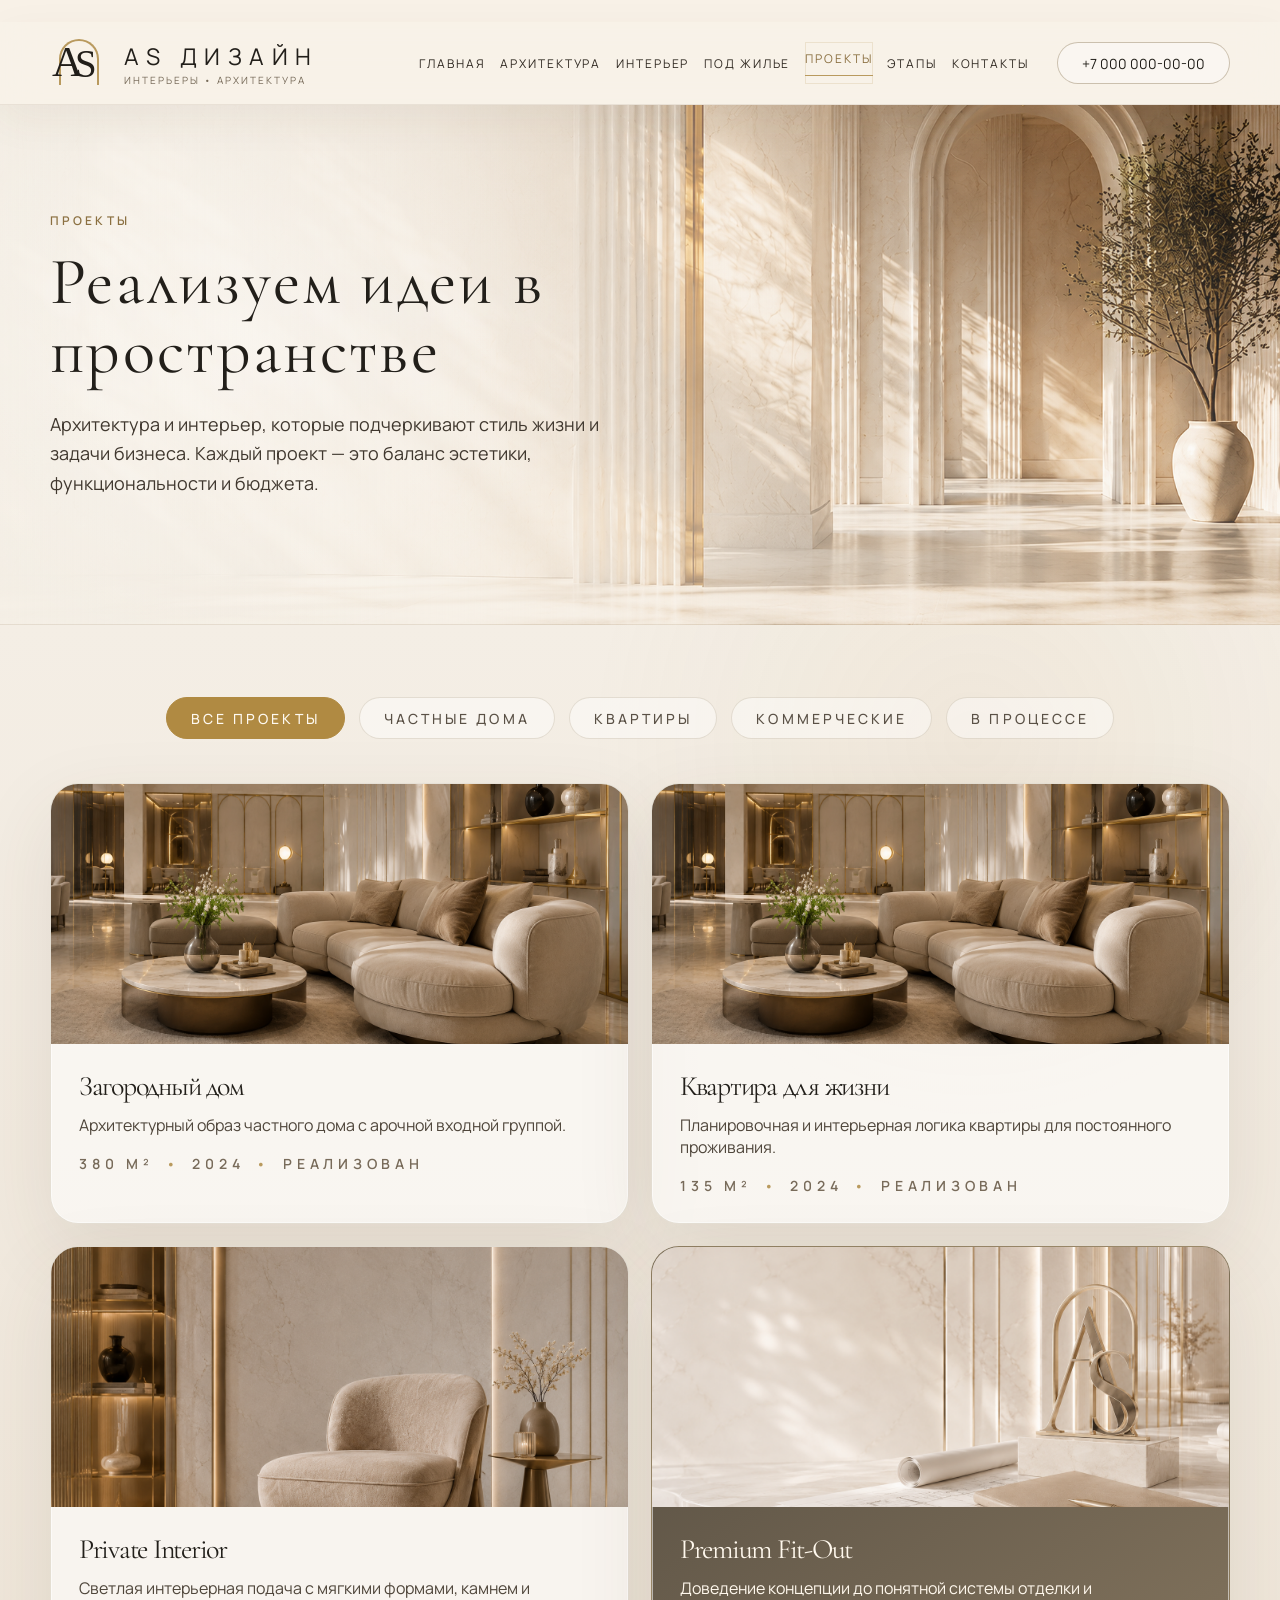
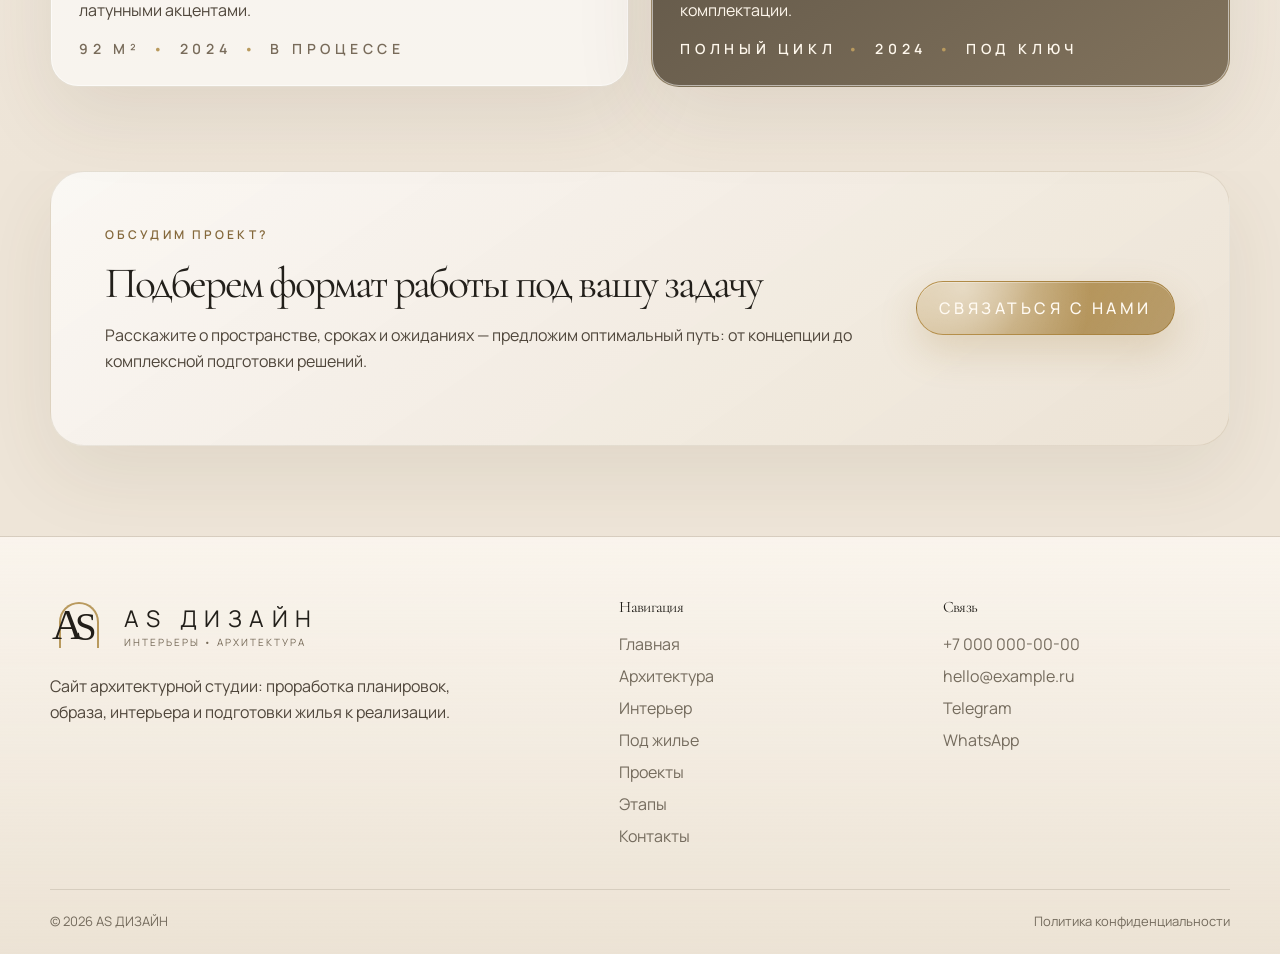
<file: projects/index.html>
﻿﻿﻿﻿﻿<!doctype html>
<html lang="ru">
<head>
  <meta charset="utf-8">
  <meta name="viewport" content="width=device-width, initial-scale=1">
  <title>Проекты — AS ДИЗАЙН</title>
  <meta name="description" content="Подача будущих кейсов AS Дизайн: архитектура, интерьеры, жилье и комплексная проработка пространства.">
  <meta name="theme-color" content="#f4eee4">
  <meta property="og:title" content="Проекты — AS ДИЗАЙН">
  <meta property="og:description" content="Подача будущих кейсов AS Дизайн: архитектура, интерьеры, жилье и комплексная проработка пространства.">
  <meta property="og:type" content="website">
  <link rel="icon" href="/assets/img/favicon.svg">
  <link rel="stylesheet" href="/assets/css/style.css">
  <link rel="stylesheet" href="/assets/css/site-light.css?v=site-final-1">

  </head>
<body>

  
<header class="site-header" data-header>
  <div class="container header-inner">
    <a class="brand" href="/" aria-label="AS ДИЗАЙН">
      <span class="brand-mark">
        <span></span>
      </span>
      <span class="brand-text">
        <strong>AS ДИЗАЙН</strong>
        <small>Интерьеры • Архитектура</small>
      </span>
    </a>

    <button class="menu-btn" type="button" data-menu-btn aria-label="Открыть меню">
      <span></span><span></span>
    </button>

    <nav class="nav" data-nav>
              <a class="" href="/">Главная</a>
              <a class="" href="/architecture">Архитектура</a>
              <a class="" href="/interior">Интерьер</a>
              <a class="" href="/fitout">Под жилье</a>
              <a class="active" href="/projects">Проекты</a>
              <a class="" href="/process">Этапы</a>
              <a class="" href="/contacts">Контакты</a>
          </nav>

    <a class="header-phone" href="tel:+70000000000">+7 000 000-00-00</a>
  </div>
</header>
<main>
<section class="projects-hero">
  <div class="container projects-hero-inner">
    <div class="projects-hero-copy">
      <p class="eyebrow">ПРОЕКТЫ</p>
      <h1>Реализуем идеи в пространстве</h1>
      <p class="lead">
        Архитектура и интерьер, которые подчеркивают стиль жизни и задачи бизнеса.
        Каждый проект — это баланс эстетики, функциональности и бюджета.
      </p>
    </div>
  </div>
</section>

<section class="projects-showcase">
  <div class="container">
    <div class="project-filters">
      <button class="active" type="button">Все проекты</button>
      <button type="button">Частные дома</button>
      <button type="button">Квартиры</button>
      <button type="button">Коммерческие</button>
      <button type="button">В процессе</button>
    </div>

    <div class="projects-card-grid">
      <article class="project-case">
        <div class="project-case-img img-house"></div>
        <div class="project-case-body">
          <h3>Загородный дом</h3>
          <p>Архитектурный образ частного дома с арочной входной группой.</p>
          <div class="project-meta">
            <span>380 м²</span>
            <span>2024</span>
            <span>Реализован</span>
          </div>
        </div>
      </article>

      <article class="project-case">
        <div class="project-case-img img-sofa"></div>
        <div class="project-case-body">
          <h3>Квартира для жизни</h3>
          <p>Планировочная и интерьерная логика квартиры для постоянного проживания.</p>
          <div class="project-meta">
            <span>135 м²</span>
            <span>2024</span>
            <span>Реализован</span>
          </div>
        </div>
      </article>

      <article class="project-case">
        <div class="project-case-img img-chair"></div>
        <div class="project-case-body">
          <h3>Private Interior</h3>
          <p>Светлая интерьерная подача с мягкими формами, камнем и латунными акцентами.</p>
          <div class="project-meta">
            <span>92 м²</span>
            <span>2024</span>
            <span>В процессе</span>
          </div>
        </div>
      </article>

      <article class="project-case project-case-accent">
        <div class="project-case-img img-complex"></div>
        <div class="project-case-body">
          <h3>Premium Fit-Out</h3>
          <p>Доведение концепции до понятной системы отделки и комплектации.</p>
          <div class="project-meta">
            <span>Полный цикл</span>
            <span>2024</span>
            <span>Под ключ</span>
          </div>
        </div>
      </article>
    </div>
  </div>
</section>

<section class="projects-cta">
  <div class="container projects-cta-board">
    <div>
      <p class="eyebrow">ОБСУДИМ ПРОЕКТ?</p>
      <h2>Подберем формат работы под вашу задачу</h2>
      <p class="muted">
        Расскажите о пространстве, сроках и ожиданиях — предложим оптимальный путь:
        от концепции до комплексной подготовки решений.
      </p>
    </div>
    <a class="btn primary" href="/contacts">Связаться с нами</a>
  </div>
</section>

</main><footer class="footer">
  <div class="container footer-grid">
    <div>
      <a class="brand brand-footer" href="/">
        <span class="brand-mark"><span></span></span>
        <span class="brand-text">
          <strong>AS ДИЗАЙН</strong>
          <small>Интерьеры • Архитектура</small>
        </span>
      </a>
      <p class="muted footer-note">
        Сайт архитектурной студии: проработка планировок, образа, интерьера и подготовки жилья к реализации.
      </p>
    </div>

    <div>
      <h4>Навигация</h4>
      <div class="footer-links">
                  <a href="/">Главная</a>
                  <a href="/architecture">Архитектура</a>
                  <a href="/interior">Интерьер</a>
                  <a href="/fitout">Под жилье</a>
                  <a href="/projects">Проекты</a>
                  <a href="/process">Этапы</a>
                  <a href="/contacts">Контакты</a>
              </div>
    </div>

    <div>
      <h4>Связь</h4>
      <div class="footer-links">
        <a href="tel:+70000000000">+7 000 000-00-00</a>
        <a href="mailto:hello@example.ru">hello@example.ru</a>
        <a href="https://t.me/your_username" target="_blank" rel="noopener">Telegram</a>
        <a href="https://wa.me/70000000000" target="_blank" rel="noopener">WhatsApp</a>
      </div>
    </div>
  </div>

  <div class="container footer-bottom">
    <span>© 2026 AS ДИЗАЙН</span>
    <a href="/privacy">Политика конфиденциальности</a>
  </div>
</footer>

<script src="/assets/js/main.js?v=site-final-1"></script>
</body>
</html>


<!-- ---------- AS PROJECT INLINE FILTER FINAL ---------- -->
<style>
  .as-project-filter-hidden {
    display: none !important;
  }
</style>

<script>
(function () {
  function norm(value) {
    return String(value || "")
      .toLowerCase()
      .replace(/ё/g, "е")
      .replace(/\s+/g, " ")
      .trim();
  }

  var filtersByText = {
    "все проекты": "all",
    "частные дома": "houses",
    "квартиры": "apartments",
    "коммерческие": "commercial",
    "в процессе": "process"
  };

  function getButtonFilter(button) {
    return filtersByText[norm(button.textContent)] || "all";
  }

  function getCardText(card) {
    var text = norm(card.textContent);

    card.querySelectorAll("img").forEach(function (img) {
      text += " " + norm(img.alt);
      text += " " + norm(img.src);
    });

    return text;
  }

  function detectCategory(card, index) {
    var direct =
      card.getAttribute("data-project-category") ||
      card.getAttribute("data-category") ||
      card.getAttribute("data-filter");

    if (direct) return direct;

    var text = getCardText(card);

    if (
      text.indexOf("в процессе") !== -1 ||
      text.indexOf("процесс") !== -1 ||
      text.indexOf("реализац") !== -1 ||
      text.indexOf("строит") !== -1 ||
      text.indexOf("этап") !== -1
    ) {
      return "process";
    }

    if (
      text.indexOf("коммер") !== -1 ||
      text.indexOf("офис") !== -1 ||
      text.indexOf("шоурум") !== -1 ||
      text.indexOf("ресторан") !== -1 ||
      text.indexOf("салон") !== -1
    ) {
      return "commercial";
    }

    if (
      text.indexOf("квартир") !== -1 ||
      text.indexOf("апартамент") !== -1
    ) {
      return "apartments";
    }

    if (
      text.indexOf("дом") !== -1 ||
      text.indexOf("коттедж") !== -1 ||
      text.indexOf("таунхаус") !== -1 ||
      text.indexOf("загород") !== -1 ||
      text.indexOf("резиденц") !== -1
    ) {
      return "houses";
    }

    var fallback = ["houses", "apartments", "houses", "apartments", "commercial", "process"];
    return fallback[index] || "houses";
  }

  function ready(fn) {
    if (document.readyState === "loading") {
      document.addEventListener("DOMContentLoaded", fn, { once: true });
    } else {
      fn();
    }
  }

  ready(function () {
    var allowedTexts = Object.keys(filtersByText);

    var buttons = Array.prototype.slice.call(
      document.querySelectorAll("button, a, [role='button'], .filter-btn, .project-filter")
    ).filter(function (el) {
      return allowedTexts.indexOf(norm(el.textContent)) !== -1;
    });

    var cards = Array.prototype.slice.call(
      document.querySelectorAll(
        ".project-card, .projects-card, .project-item, .projects-item, .portfolio-card, .portfolio-item, article"
      )
    ).filter(function (card) {
      if (buttons.indexOf(card) !== -1) return false;
      if (card.closest(".projects-filters, .project-filters, .projects-filter, .filters")) return false;

      var hasImage = !!card.querySelector("img");
      var hasHeading = !!card.querySelector("h2, h3, h4");
      var textLong = norm(card.textContent).length > 35;

      return hasImage || hasHeading || textLong;
    });

    cards = cards.filter(function (card) {
      return !cards.some(function (other) {
        return other !== card && card.contains(other);
      });
    });

    if (!buttons.length || !cards.length) {
      console.warn("AS project filter: кнопки или карточки не найдены", {
        buttons: buttons.length,
        cards: cards.length
      });
      return;
    }

    buttons.forEach(function (button) {
      if (button.tagName.toLowerCase() === "button") {
        button.setAttribute("type", "button");
      }

      button.setAttribute("aria-pressed", "false");
      button.style.cursor = "pointer";
    });

    cards.forEach(function (card, index) {
      card.dataset.asProjectCategory = detectCategory(card, index);
    });

    function makeInactive(button) {
      button.classList.remove("active", "is-active", "current");
      button.removeAttribute("data-active");
      button.setAttribute("aria-pressed", "false");

      button.style.removeProperty("background");
      button.style.removeProperty("background-color");
      button.style.removeProperty("border-color");
      button.style.removeProperty("color");
    }

    function makeActive(button) {
      button.classList.add("active", "is-active", "current");
      button.setAttribute("data-active", "true");
      button.setAttribute("aria-pressed", "true");

      button.style.setProperty("background", "#b08a42", "important");
      button.style.setProperty("background-color", "#b08a42", "important");
      button.style.setProperty("border-color", "#b08a42", "important");
      button.style.setProperty("color", "#fffaf1", "important");
    }

    function applyFilter(filter, activeButton) {
      buttons.forEach(makeInactive);
      makeActive(activeButton);

      cards.forEach(function (card) {
        var category = card.dataset.asProjectCategory;
        var show = filter === "all" || category === filter;

        if (show) {
          card.classList.remove("as-project-filter-hidden");
          card.removeAttribute("hidden");
          card.style.removeProperty("display");
        } else {
          card.classList.add("as-project-filter-hidden");
          card.setAttribute("hidden", "hidden");
          card.style.setProperty("display", "none", "important");
        }
      });
    }

    document.addEventListener("click", function (event) {
      var button = event.target.closest("button, a, [role='button'], .filter-btn, .project-filter");

      if (!button || buttons.indexOf(button) === -1) return;

      event.preventDefault();
      event.stopPropagation();
      event.stopImmediatePropagation();

      applyFilter(getButtonFilter(button), button);
    }, true);

    applyFilter("all", buttons[0]);

    console.info("AS project filter ready:", {
      buttons: buttons.length,
      cards: cards.length,
      categories: cards.map(function (card) {
        return card.dataset.asProjectCategory;
      })
    });
  });
})();
</script>
<!-- ---------- END AS PROJECT INLINE FILTER FINAL ---------- -->
</file>
<file: assets/css/style.css>
﻿:root {
  --bg: #11100d;
  --bg-soft: #171511;
  --card: rgba(255, 255, 255, .055);
  --card-strong: rgba(255, 255, 255, .09);
  --text: #f3efe5;
  --muted: #b9b0a0;
  --muted-2: #8e8577;
  --line: rgba(255, 255, 255, .14);
  --gold: #c9a86a;
  --gold-soft: #f1d48a;
  --cream: #e9dec9;
  --danger: #d86b5d;
  --radius: 28px;
  --shadow: 0 30px 80px rgba(0, 0, 0, .35);
}

* {
  box-sizing: border-box;
}

html {
  scroll-behavior: smooth;
}

body {
  margin: 0;
  font-family: Inter, Arial, sans-serif;
  color: var(--text);
  background:
    radial-gradient(circle at 80% 0%, rgba(201, 168, 106, .18), transparent 34rem),
    radial-gradient(circle at 5% 20%, rgba(255, 255, 255, .07), transparent 28rem),
    linear-gradient(135deg, #0d0c0a, #171511 42%, #0f0e0c);
  min-height: 100vh;
}

body::before {
  content: "";
  position: fixed;
  inset: 0;
  pointer-events: none;
  background-image:
    linear-gradient(rgba(255,255,255,.025) 1px, transparent 1px),
    linear-gradient(90deg, rgba(255,255,255,.025) 1px, transparent 1px);
  background-size: 56px 56px;
  mask-image: linear-gradient(to bottom, rgba(0,0,0,.7), transparent 85%);
}

a {
  color: inherit;
  text-decoration: none;
}

img {
  max-width: 100%;
}

.container {
  width: min(1180px, calc(100% - 40px));
  margin-inline: auto;
}

.narrow {
  max-width: 840px;
}

.site-header {
  position: sticky;
  top: 0;
  z-index: 20;
  border-bottom: 1px solid transparent;
  transition: .25s ease;
}

.site-header.scrolled {
  background: rgba(17, 16, 13, .82);
  backdrop-filter: blur(18px);
  border-bottom-color: var(--line);
}

.header-inner {
  height: 84px;
  display: flex;
  align-items: center;
  gap: 28px;
}

.brand {
  display: inline-flex;
  align-items: center;
  gap: 14px;
  min-width: 230px;
}

.brand-mark {
  width: 44px;
  height: 44px;
  border: 1px solid rgba(201,168,106,.55);
  border-radius: 16px;
  position: relative;
  display: grid;
  place-items: center;
  background: linear-gradient(145deg, rgba(255,255,255,.08), rgba(255,255,255,.02));
  box-shadow: inset 0 0 20px rgba(201,168,106,.12);
  overflow: hidden;
}

.brand-mark span {
  width: 23px;
  height: 28px;
  border: 3px solid var(--gold);
  border-bottom: 0;
  border-radius: 22px 22px 0 0;
  display: block;
  transform-origin: bottom;
  animation: archPulse 3.8s ease-in-out infinite;
}

@keyframes archPulse {
  0%, 100% { transform: translateY(1px) scale(1); opacity: .86; }
  50% { transform: translateY(-1px) scale(1.06); opacity: 1; }
}

.brand-text {
  display: grid;
  gap: 2px;
}

.brand-text strong {
  font-size: 18px;
  letter-spacing: .18em;
}

.brand-text small {
  color: var(--muted-2);
  font-size: 11px;
  max-width: 230px;
  line-height: 1.25;
}

.nav {
  display: flex;
  align-items: center;
  gap: 4px;
  margin-left: auto;
}

.nav a {
  color: var(--muted);
  font-size: 14px;
  padding: 12px 13px;
  border-radius: 999px;
  transition: .2s ease;
}

.nav a:hover,
.nav a.active {
  color: var(--text);
  background: rgba(255,255,255,.075);
}

.header-phone {
  font-size: 14px;
  color: var(--gold-soft);
  border: 1px solid rgba(201,168,106,.38);
  border-radius: 999px;
  padding: 12px 16px;
  white-space: nowrap;
}

.menu-btn {
  display: none;
  margin-left: auto;
  width: 44px;
  height: 44px;
  border: 1px solid var(--line);
  border-radius: 14px;
  background: rgba(255,255,255,.05);
  color: var(--text);
}

.menu-btn span {
  display: block;
  width: 18px;
  height: 1px;
  background: var(--text);
  margin: 6px auto;
}

.section {
  padding: 92px 0;
  position: relative;
}

.hero {
  min-height: calc(100vh - 84px);
  display: grid;
  align-items: center;
  padding: 80px 0 96px;
}

.hero-grid {
  display: grid;
  grid-template-columns: 1.1fr .9fr;
  gap: 54px;
  align-items: center;
}

.eyebrow {
  color: var(--gold-soft);
  text-transform: uppercase;
  letter-spacing: .24em;
  font-size: 12px;
  margin: 0 0 18px;
}

h1,
h2,
h3,
p {
  margin-top: 0;
}

h1 {
  font-size: clamp(46px, 7vw, 92px);
  line-height: .94;
  letter-spacing: -0.065em;
  margin-bottom: 24px;
}

h2 {
  font-size: clamp(34px, 4vw, 62px);
  line-height: .98;
  letter-spacing: -0.045em;
  margin-bottom: 22px;
}

h3 {
  font-size: 24px;
  line-height: 1.15;
  margin-bottom: 14px;
}

.lead {
  color: var(--muted);
  font-size: clamp(18px, 2vw, 22px);
  line-height: 1.55;
  max-width: 720px;
}

.muted {
  color: var(--muted);
  line-height: 1.65;
}

.actions {
  display: flex;
  gap: 14px;
  flex-wrap: wrap;
  margin-top: 34px;
}

.btn {
  display: inline-flex;
  align-items: center;
  justify-content: center;
  min-height: 54px;
  padding: 0 22px;
  border-radius: 999px;
  border: 1px solid var(--line);
  font-weight: 650;
  transition: .22s ease;
}

.btn.primary {
  color: #16130d;
  background: linear-gradient(135deg, var(--gold-soft), var(--gold));
  border-color: transparent;
  box-shadow: 0 18px 40px rgba(201,168,106,.22);
}

.btn:hover {
  transform: translateY(-2px);
}

.hero-card {
  min-height: 610px;
  border: 1px solid var(--line);
  border-radius: 38px;
  background:
    linear-gradient(145deg, rgba(255,255,255,.12), rgba(255,255,255,.035)),
    radial-gradient(circle at 50% 0%, rgba(201,168,106,.22), transparent 25rem);
  box-shadow: var(--shadow);
  position: relative;
  overflow: hidden;
  padding: 32px;
}

.hero-card::before {
  content: "";
  position: absolute;
  width: 66%;
  height: 76%;
  left: 17%;
  bottom: 0;
  border: 1px solid rgba(201,168,106,.55);
  border-bottom: 0;
  border-radius: 50% 50% 0 0 / 38% 38% 0 0;
  box-shadow:
    inset 0 0 70px rgba(201,168,106,.09),
    0 0 90px rgba(201,168,106,.08);
}

.hero-card::after {
  content: "";
  position: absolute;
  inset: 30px;
  border-radius: 30px;
  border: 1px solid rgba(255,255,255,.08);
}

.hero-badge {
  position: absolute;
  right: 28px;
  top: 28px;
  border: 1px solid rgba(201,168,106,.35);
  color: var(--gold-soft);
  border-radius: 999px;
  padding: 10px 14px;
  font-size: 13px;
  background: rgba(0,0,0,.18);
}

.hero-card-text {
  position: absolute;
  left: 32px;
  right: 32px;
  bottom: 32px;
  z-index: 2;
  display: grid;
  gap: 14px;
}

.hero-card-text strong {
  font-size: 28px;
  letter-spacing: -.03em;
}

.stats {
  display: grid;
  grid-template-columns: repeat(3, 1fr);
  gap: 1px;
  border: 1px solid var(--line);
  border-radius: var(--radius);
  overflow: hidden;
  margin-top: 42px;
}

.stat {
  padding: 24px;
  background: rgba(255,255,255,.045);
}

.stat strong {
  display: block;
  color: var(--gold-soft);
  font-size: 30px;
  margin-bottom: 4px;
}

.stat span {
  color: var(--muted);
  font-size: 14px;
}

.split {
  display: grid;
  grid-template-columns: .85fr 1.15fr;
  gap: 48px;
  align-items: start;
}

.cards {
  display: grid;
  grid-template-columns: repeat(3, 1fr);
  gap: 18px;
}

.card {
  border: 1px solid var(--line);
  border-radius: var(--radius);
  padding: 26px;
  background: var(--card);
  min-height: 230px;
  transition: .25s ease;
}

.card:hover {
  transform: translateY(-4px);
  background: var(--card-strong);
  border-color: rgba(201,168,106,.35);
}

.card-num {
  color: var(--gold-soft);
  font-size: 13px;
  letter-spacing: .16em;
  margin-bottom: 28px;
}

.list {
  display: grid;
  gap: 12px;
  padding: 0;
  margin: 22px 0 0;
  list-style: none;
}

.list li {
  color: var(--muted);
  padding-left: 24px;
  position: relative;
  line-height: 1.55;
}

.list li::before {
  content: "";
  position: absolute;
  left: 0;
  top: .68em;
  width: 8px;
  height: 8px;
  border-radius: 50%;
  background: var(--gold);
}

.band {
  border-block: 1px solid var(--line);
  background: rgba(255,255,255,.035);
  padding: 34px 0;
  overflow: hidden;
}

.marquee {
  display: flex;
  gap: 28px;
  color: var(--muted);
  white-space: nowrap;
  animation: marquee 24s linear infinite;
}

.marquee span {
  color: var(--gold-soft);
}

@keyframes marquee {
  from { transform: translateX(0); }
  to { transform: translateX(-50%); }
}

.project-grid {
  display: grid;
  grid-template-columns: repeat(2, 1fr);
  gap: 20px;
}

.project {
  min-height: 360px;
  border-radius: 34px;
  border: 1px solid var(--line);
  background:
    linear-gradient(145deg, rgba(255,255,255,.10), rgba(255,255,255,.03)),
    radial-gradient(circle at 70% 20%, rgba(201,168,106,.18), transparent 19rem);
  padding: 28px;
  display: flex;
  flex-direction: column;
  justify-content: flex-end;
  overflow: hidden;
  position: relative;
}

.project::before {
  content: "";
  position: absolute;
  inset: 28px 34px auto auto;
  width: 120px;
  height: 180px;
  border: 1px solid rgba(201,168,106,.48);
  border-bottom: 0;
  border-radius: 70px 70px 0 0;
}

.project h3,
.project p {
  position: relative;
  z-index: 1;
}

.steps {
  counter-reset: step;
  display: grid;
  gap: 14px;
}

.step {
  counter-increment: step;
  display: grid;
  grid-template-columns: 86px 1fr;
  gap: 22px;
  border: 1px solid var(--line);
  border-radius: var(--radius);
  padding: 24px;
  background: var(--card);
}

.step::before {
  content: "0" counter(step);
  color: var(--gold-soft);
  font-size: 22px;
  letter-spacing: .1em;
}

.form-wrap {
  display: grid;
  grid-template-columns: .8fr 1.2fr;
  gap: 28px;
}

.form {
  border: 1px solid var(--line);
  border-radius: 34px;
  padding: 30px;
  background: rgba(255,255,255,.055);
}

.field {
  display: grid;
  gap: 8px;
  margin-bottom: 16px;
}

label {
  color: var(--muted);
  font-size: 14px;
}

input,
textarea {
  width: 100%;
  border: 1px solid var(--line);
  border-radius: 18px;
  background: rgba(0,0,0,.18);
  color: var(--text);
  padding: 16px 17px;
  outline: none;
  font: inherit;
}

textarea {
  min-height: 136px;
  resize: vertical;
}

input:focus,
textarea:focus {
  border-color: rgba(201,168,106,.62);
}

.notice {
  border: 1px solid rgba(201,168,106,.38);
  color: var(--gold-soft);
  border-radius: 18px;
  padding: 14px 16px;
  background: rgba(201,168,106,.08);
  margin-bottom: 18px;
}

.error {
  border-color: rgba(216,107,93,.5);
  color: #ffb2a8;
  background: rgba(216,107,93,.08);
}

.footer {
  border-top: 1px solid var(--line);
  padding: 60px 0 24px;
  background: rgba(0,0,0,.18);
}

.footer-grid {
  display: grid;
  grid-template-columns: 1.3fr .7fr .7fr;
  gap: 36px;
}

.footer h4 {
  margin: 0 0 16px;
  color: var(--cream);
}

.footer-links {
  display: grid;
  gap: 10px;
}

.footer-links a {
  color: var(--muted);
}

.footer-links a:hover {
  color: var(--gold-soft);
}

.footer-note {
  max-width: 420px;
  margin-top: 18px;
}

.footer-bottom {
  display: flex;
  justify-content: space-between;
  gap: 20px;
  color: var(--muted-2);
  font-size: 13px;
  border-top: 1px solid var(--line);
  margin-top: 42px;
  padding-top: 22px;
}

.reveal {
  opacity: 0;
  transform: translateY(22px);
  transition: .7s ease;
}

.reveal.visible {
  opacity: 1;
  transform: translateY(0);
}

.js-letters span {
  display: inline-block;
  opacity: 0;
  transform: translateY(22px);
  animation: letterUp .7s ease forwards;
}

@keyframes letterUp {
  to {
    opacity: 1;
    transform: translateY(0);
  }
}

@media (max-width: 980px) {
  .header-phone {
    display: none;
  }

  .menu-btn {
    display: block;
  }

  .nav {
    position: fixed;
    left: 20px;
    right: 20px;
    top: 92px;
    display: none;
    padding: 18px;
    border: 1px solid var(--line);
    border-radius: 24px;
    background: rgba(17,16,13,.96);
    backdrop-filter: blur(18px);
    box-shadow: var(--shadow);
  }

  .nav.open {
    display: grid;
  }

  .nav a {
    padding: 14px;
  }

  .hero-grid,
  .split,
  .form-wrap,
  .footer-grid {
    grid-template-columns: 1fr;
  }

  .hero-card {
    min-height: 460px;
  }

  .cards {
    grid-template-columns: 1fr 1fr;
  }
}

@media (max-width: 680px) {
  .container {
    width: min(100% - 28px, 1180px);
  }

  .brand-text small {
    display: none;
  }

  .brand {
    min-width: auto;
  }

  .section {
    padding: 66px 0;
  }

  .hero {
    padding-top: 42px;
  }

  .cards,
  .project-grid,
  .stats {
    grid-template-columns: 1fr;
  }

  .step {
    grid-template-columns: 1fr;
  }

  .footer-bottom {
    flex-direction: column;
  }
}

/* ---------- PREMIUM INTRO LOGO ANIMATION ---------- */

html.intro-lock,
html.intro-lock body {
  overflow: hidden;
}

body.is-intro-running .site-header,
body.is-intro-running main,
body.is-intro-running .footer {
  opacity: 0;
  transform: scale(1.025);
  filter: blur(10px);
}

body.site-reveal .site-header,
body.site-reveal main,
body.site-reveal .footer {
  opacity: 1;
  transform: scale(1);
  filter: blur(0);
  transition:
    opacity 1.1s cubic-bezier(.19, 1, .22, 1),
    transform 1.1s cubic-bezier(.19, 1, .22, 1),
    filter 1.1s cubic-bezier(.19, 1, .22, 1);
}

.intro-loader {
  position: fixed;
  inset: 0;
  z-index: 9999;
  display: grid;
  place-items: center;
  overflow: hidden;
  background: #eee8dc;
  color: #1d1a15;
  opacity: 1;
  visibility: visible;
  pointer-events: auto;
  transition:
    opacity 1.15s cubic-bezier(.19, 1, .22, 1),
    visibility 1.15s cubic-bezier(.19, 1, .22, 1);
  will-change: opacity, transform;
}

.intro-loader.skip {
  display: none;
}

.intro-loader.intro-out {
  opacity: 0;
  visibility: hidden;
  pointer-events: none;
}

.intro-noise {
  position: absolute;
  inset: -20%;
  opacity: .23;
  background-image:
    radial-gradient(circle at 20% 10%, rgba(255,255,255,.75), transparent 18rem),
    radial-gradient(circle at 85% 25%, rgba(181,153,103,.24), transparent 24rem),
    radial-gradient(circle at 50% 95%, rgba(0,0,0,.12), transparent 26rem);
  filter: blur(.2px);
  animation: introNoise 5s ease-in-out infinite alternate;
}

@keyframes introNoise {
  from { transform: translate3d(-1.5%, -1%, 0) scale(1.02); }
  to { transform: translate3d(1.5%, 1%, 0) scale(1.06); }
}

.intro-camera {
  position: relative;
  width: min(1180px, calc(100vw - 28px));
  height: min(720px, calc(100vh - 28px));
  display: grid;
  place-items: center;
  perspective: 1400px;
  transform-style: preserve-3d;
  animation: cameraIn 1.2s cubic-bezier(.19, 1, .22, 1) both;
}

@keyframes cameraIn {
  from {
    opacity: 0;
    transform: scale(1.04) translateY(18px);
    filter: blur(8px);
  }
  to {
    opacity: 1;
    transform: scale(1) translateY(0);
    filter: blur(0);
  }
}

.intro-loader.intro-out .intro-camera {
  animation: cameraFall 1.25s cubic-bezier(.19, 1, .22, 1) forwards;
}

@keyframes cameraFall {
  0% {
    transform: translateZ(0) scale(1);
    filter: blur(0);
  }
  55% {
    transform: translateZ(360px) scale(1.18);
    filter: blur(1px);
  }
  100% {
    transform: translateZ(820px) scale(1.85);
    filter: blur(16px);
  }
}

.intro-marble {
  position: absolute;
  inset: 0;
  border-radius: 42px;
  overflow: hidden;
  background:
    linear-gradient(110deg, rgba(255,255,255,.74), rgba(255,255,255,.28)),
    radial-gradient(circle at 16% 24%, rgba(255,255,255,.95), transparent 18rem),
    radial-gradient(circle at 82% 18%, rgba(179,151,102,.18), transparent 20rem),
    linear-gradient(135deg, #eee8dc, #d9d0bf 47%, #f5f0e7);
  box-shadow:
    0 40px 120px rgba(0,0,0,.22),
    inset 0 0 0 1px rgba(255,255,255,.65);
}

.intro-marble::before,
.intro-marble::after {
  content: "";
  position: absolute;
  inset: -20%;
  background:
    linear-gradient(115deg, transparent 0 21%, rgba(101,93,82,.12) 21.3%, transparent 22% 44%, rgba(255,255,255,.5) 44.4%, transparent 45%),
    linear-gradient(145deg, transparent 0 38%, rgba(77,70,62,.09) 38.2%, transparent 39% 72%, rgba(134,124,109,.08) 72.2%, transparent 73%);
  filter: blur(1px);
  transform: rotate(-3deg);
  opacity: .78;
}

.intro-marble::after {
  transform: rotate(9deg) scale(1.18);
  opacity: .44;
}

.intro-arch {
  position: absolute;
  left: 50%;
  bottom: 64px;
  transform: translateX(-50%);
  border: 1px solid rgba(151, 126, 78, .42);
  border-bottom: 0;
  border-radius: 999px 999px 0 0;
  box-shadow:
    inset 0 0 35px rgba(255,255,255,.55),
    0 0 32px rgba(151,126,78,.14);
  transform-style: preserve-3d;
}

.arch-back {
  width: min(760px, 72vw);
  height: min(560px, 62vh);
  opacity: .32;
  animation: archBackIn 1.55s cubic-bezier(.19,1,.22,1) both;
}

.arch-mid {
  width: min(610px, 61vw);
  height: min(480px, 54vh);
  opacity: .56;
  border-width: 2px;
  animation: archMidIn 1.7s cubic-bezier(.19,1,.22,1) both;
  animation-delay: .12s;
}

.arch-front {
  width: min(450px, 48vw);
  height: min(390px, 48vh);
  opacity: .86;
  border-width: 3px;
  animation: archFrontIn 1.85s cubic-bezier(.19,1,.22,1) both;
  animation-delay: .2s;
}

@keyframes archBackIn {
  from { opacity: 0; transform: translateX(-50%) translateY(70px) scale(.9); }
  to { opacity: .32; transform: translateX(-50%) translateY(0) scale(1); }
}

@keyframes archMidIn {
  from { opacity: 0; transform: translateX(-50%) translateY(80px) scale(.86); }
  to { opacity: .56; transform: translateX(-50%) translateY(0) scale(1); }
}

@keyframes archFrontIn {
  from { opacity: 0; transform: translateX(-50%) translateY(90px) scale(.8); }
  to { opacity: .86; transform: translateX(-50%) translateY(0) scale(1); }
}

.intro-bones {
  position: absolute;
  width: min(900px, 92%);
  height: auto;
  overflow: visible;
  transform: translateY(12px) translateZ(60px);
  opacity: .68;
  filter: drop-shadow(0 0 10px rgba(151,126,78,.16));
}

.intro-bones path {
  fill: none;
  stroke: rgba(126,105,62,.42);
  stroke-width: 1.05;
  stroke-dasharray: 1200;
  stroke-dashoffset: 1200;
  animation: boneDraw 1.8s cubic-bezier(.19,1,.22,1) forwards;
}

.intro-bones circle {
  fill: rgba(126,105,62,.74);
  opacity: 0;
  animation: bonePoint .55s ease forwards;
  animation-delay: 1.15s;
}

@keyframes boneDraw {
  to { stroke-dashoffset: 0; }
}

@keyframes bonePoint {
  to { opacity: 1; }
}

.intro-logo-stage {
  position: relative;
  z-index: 5;
  width: min(720px, 82vw);
  height: 280px;
  display: grid;
  place-items: center;
  transform-style: preserve-3d;
  animation: logoStageIn 1.55s cubic-bezier(.19,1,.22,1) both;
  animation-delay: .42s;
  will-change: transform, opacity, filter;
}

@keyframes logoStageIn {
  from {
    opacity: 0;
    transform: translateY(34px) rotateX(18deg) scale(.82);
    filter: blur(13px);
  }
  to {
    opacity: 1;
    transform: translateY(0) rotateX(0deg) scale(1);
    filter: blur(0);
  }
}

.intro-loader.intro-out .intro-logo-stage {
  animation: logoPortal 1.2s cubic-bezier(.19,1,.22,1) forwards;
}

@keyframes logoPortal {
  0% {
    opacity: 1;
    transform: translateZ(0) scale(1);
    filter: blur(0);
  }
  70% {
    opacity: .72;
    transform: translateZ(520px) scale(1.9);
    filter: blur(2px);
  }
  100% {
    opacity: 0;
    transform: translateZ(980px) scale(4.6);
    filter: blur(18px);
  }
}

.intro-logo-main,
.intro-logo-copy {
  position: absolute;
  width: 100%;
  height: auto;
  display: block;
  user-select: none;
  pointer-events: none;
  transform-style: preserve-3d;
}

.intro-logo-main {
  z-index: 4;
  filter:
    drop-shadow(0 20px 24px rgba(54,43,27,.18))
    drop-shadow(0 0 16px rgba(191,161,106,.16));
  animation: logoFloat 3.4s ease-in-out infinite;
}

@keyframes logoFloat {
  0%, 100% { transform: translate3d(0, 0, 80px) scale(1); }
  50% { transform: translate3d(0, -5px, 112px) scale(1.015); }
}

.intro-logo-copy {
  opacity: .2;
  filter:
    grayscale(.2)
    blur(.35px)
    drop-shadow(0 16px 20px rgba(54,43,27,.10));
  mix-blend-mode: multiply;
}

.copy-1 {
  transform: translate3d(-22px, 22px, -80px) scale(.985);
  animation: copyOne 1.8s cubic-bezier(.19,1,.22,1) both;
  animation-delay: .2s;
}

.copy-2 {
  opacity: .14;
  transform: translate3d(-48px, 48px, -160px) scale(.96);
  animation: copyTwo 2s cubic-bezier(.19,1,.22,1) both;
  animation-delay: .26s;
}

.copy-3 {
  opacity: .08;
  transform: translate3d(-78px, 78px, -240px) scale(.925);
  animation: copyThree 2.15s cubic-bezier(.19,1,.22,1) both;
  animation-delay: .32s;
}

@keyframes copyOne {
  from { opacity: 0; transform: translate3d(-90px, 90px, -140px) scale(.88); }
  to { opacity: .2; transform: translate3d(-22px, 22px, -80px) scale(.985); }
}

@keyframes copyTwo {
  from { opacity: 0; transform: translate3d(-130px, 130px, -210px) scale(.84); }
  to { opacity: .14; transform: translate3d(-48px, 48px, -160px) scale(.96); }
}

@keyframes copyThree {
  from { opacity: 0; transform: translate3d(-170px, 170px, -290px) scale(.8); }
  to { opacity: .08; transform: translate3d(-78px, 78px, -240px) scale(.925); }
}

.intro-caption {
  position: absolute;
  z-index: 6;
  left: 50%;
  bottom: 42px;
  width: min(760px, 88vw);
  transform: translateX(-50%);
  text-align: center;
  display: grid;
  gap: 9px;
  animation: captionIn .9s ease both;
  animation-delay: 1.35s;
}

.intro-caption span {
  color: rgba(86,78,66,.72);
  font-size: 11px;
  letter-spacing: .28em;
  text-transform: uppercase;
}

.intro-caption strong {
  color: #242019;
  font-family: Georgia, 'Times New Roman', serif;
  font-size: clamp(19px, 2.3vw, 32px);
  font-weight: 400;
  letter-spacing: .03em;
}

@keyframes captionIn {
  from {
    opacity: 0;
    transform: translateX(-50%) translateY(18px);
    filter: blur(8px);
  }
  to {
    opacity: 1;
    transform: translateX(-50%) translateY(0);
    filter: blur(0);
  }
}

.intro-enter-line {
  position: absolute;
  left: 50%;
  bottom: 20px;
  width: min(520px, 54vw);
  height: 1px;
  transform: translateX(-50%) scaleX(0);
  background: linear-gradient(90deg, transparent, rgba(126,105,62,.62), transparent);
  animation: enterLine 1.3s cubic-bezier(.19,1,.22,1) forwards;
  animation-delay: 1.55s;
}

@keyframes enterLine {
  to { transform: translateX(-50%) scaleX(1); }
}

@media (prefers-reduced-motion: reduce) {
  .intro-loader,
  .intro-loader *,
  body.site-reveal .site-header,
  body.site-reveal main,
  body.site-reveal .footer {
    animation: none !important;
    transition-duration: .01ms !important;
  }
}

@media (max-width: 760px) {
  .intro-camera {
    height: min(620px, calc(100vh - 22px));
  }

  .intro-marble {
    border-radius: 28px;
  }

  .intro-logo-stage {
    width: min(520px, 92vw);
  }

  .arch-back {
    width: 86vw;
    height: 58vh;
  }

  .arch-mid {
    width: 74vw;
    height: 50vh;
  }

  .arch-front {
    width: 58vw;
    height: 42vh;
  }

  .intro-caption {
    bottom: 36px;
  }

  .intro-caption span {
    font-size: 9px;
    letter-spacing: .16em;
  }
}

.site-intro {
  position: fixed;
  inset: 0;
  z-index: 99999;
  display: flex;
  align-items: center;
  justify-content: center;
  background: #0b0b0b;
  color: #f3efe7;
  opacity: 1;
  visibility: visible;
  pointer-events: auto;
  transition: opacity 0.9s ease, visibility 0.9s ease;
}

.site-intro.is-hidden {
  opacity: 0;
  visibility: hidden;
  pointer-events: none;
}

.site-intro__logo {
  font-size: clamp(28px, 5vw, 72px);
  line-height: 1;
  letter-spacing: 0.22em;
  text-transform: uppercase;
  font-weight: 500;
  transform: translateY(14px);
  opacity: 0;
  animation: introLogoShow 1.1s ease forwards;
}

@keyframes introLogoShow {
  from {
    opacity: 0;
    transform: translateY(18px);
  }

  to {
    opacity: 1;
    transform: translateY(0);
  }
}
</file>
<file: assets/css/site-light.css>
@import url("https://fonts.googleapis.com/css2?family=Cormorant+Garamond:ital,wght@0,400;0,500;0,600;1,400;1,500;1,600&family=Manrope:wght@300;400;500;600;700&display=swap");
:root {
  --bg: #efe9de !important;
  --bg-soft: #f8f3eb !important;
  --card: rgba(255,255,255,.64) !important;
  --card-strong: rgba(255,255,255,.86) !important;
  --text: #221f1a !important;
  --muted: #696053 !important;
  --muted-2: #968b7b !important;
  --line: rgba(72,58,38,.14) !important;
  --gold: #b99a5e !important;
  --gold-soft: #d7bf85 !important;
  --cream: #fff8ed !important;
  --shadow: 0 34px 90px rgba(77,62,38,.13) !important;
}

html,
body {
  background: #efe9de !important;
  color: #221f1a !important;
}

body {
  background:
    radial-gradient(circle at 12% 12%, rgba(255,255,255,.92), transparent 26rem),
    radial-gradient(circle at 82% 8%, rgba(185,154,94,.22), transparent 28rem),
    radial-gradient(circle at 70% 82%, rgba(92,75,49,.08), transparent 34rem),
    linear-gradient(135deg, #eee8dc, #f8f3eb 48%, #dfd3bf) !important;
}

body::before {
  background-image:
    linear-gradient(rgba(72,58,38,.035) 1px, transparent 1px),
    linear-gradient(90deg, rgba(72,58,38,.035) 1px, transparent 1px) !important;
  background-size: 64px 64px !important;
  opacity: 1 !important;
  mask-image: linear-gradient(to bottom, rgba(0,0,0,.46), transparent 74%) !important;
}

body::after {
  content: "";
  position: fixed;
  inset: -12%;
  z-index: -1;
  pointer-events: none;
  background:
    linear-gradient(118deg, transparent 0 22%, rgba(100,88,71,.075) 22.2%, transparent 22.8% 46%, rgba(255,255,255,.52) 46.3%, transparent 47%),
    linear-gradient(146deg, transparent 0 39%, rgba(108,96,78,.065) 39.2%, transparent 40% 72%, rgba(151,126,78,.07) 72.2%, transparent 73%);
  filter: blur(1.2px);
  opacity: .7;
}

.site-header {
  background: rgba(248,243,235,.76) !important;
  backdrop-filter: blur(20px) !important;
  border-bottom: 1px solid rgba(72,58,38,.11) !important;
  box-shadow: 0 18px 60px rgba(77,62,38,.06) !important;
}

.header-inner {
  height: 96px !important;
}

.brand-mark {
  background:
    linear-gradient(145deg, rgba(255,255,255,.9), rgba(231,221,205,.58)) !important;
  border-color: rgba(185,154,94,.5) !important;
  box-shadow:
    inset 0 0 22px rgba(255,255,255,.72),
    0 12px 30px rgba(77,62,38,.10) !important;
}

.brand-mark span {
  border-color: #b99a5e !important;
}

.brand-text strong {
  color: #221f1a !important;
  font-family: Georgia, "Times New Roman", serif !important;
  font-weight: 400 !important;
  letter-spacing: .24em !important;
}

.brand-text small {
  color: #756b5d !important;
}

.nav a {
  color: #665d50 !important;
}

.nav a:hover,
.nav a.active {
  color: #221f1a !important;
  background: rgba(255,255,255,.72) !important;
  box-shadow: inset 0 0 0 1px rgba(185,154,94,.20) !important;
}

.header-phone {
  color: #5b4a2d !important;
  border-color: rgba(185,154,94,.42) !important;
  background: rgba(255,255,255,.52) !important;
}

.eyebrow {
  color: #84683b !important;
  letter-spacing: .26em !important;
}

h1,
h2 {
  color: #221f1a !important;
  font-family: Georgia, "Times New Roman", serif !important;
  font-weight: 400 !important;
  letter-spacing: -.055em !important;
}

h1 {
  font-size: clamp(48px, 6vw, 88px) !important;
  line-height: .98 !important;
}

h2 {
  font-size: clamp(36px, 4vw, 64px) !important;
  line-height: 1.02 !important;
}

h3 {
  color: #221f1a !important;
  font-family: Georgia, "Times New Roman", serif !important;
  font-weight: 400 !important;
}

.lead {
  color: #63594d !important;
}

.muted {
  color: #746b5d !important;
}

.btn {
  color: #221f1a !important;
  background: rgba(255,255,255,.56) !important;
  border-color: rgba(72,58,38,.16) !important;
  box-shadow: 0 16px 38px rgba(77,62,38,.08) !important;
}

.btn.primary {
  color: #221f1a !important;
  background: linear-gradient(135deg, #f1dcaa, #b99a5e) !important;
  border-color: transparent !important;
  box-shadow:
    0 22px 52px rgba(185,154,94,.28),
    inset 0 1px 0 rgba(255,255,255,.72) !important;
}

.hero {
  min-height: calc(100vh - 96px) !important;
  padding: 78px 0 78px !important;
}

.hero-grid {
  grid-template-columns: .9fr 1.1fr !important;
  gap: 64px !important;
}

.hero-card {
  min-height: 620px !important;
  border-radius: 46px !important;
  border-color: rgba(72,58,38,.13) !important;
  background:
    linear-gradient(145deg, rgba(255,255,255,.74), rgba(255,255,255,.28)),
    radial-gradient(circle at 72% 18%, rgba(185,154,94,.16), transparent 24rem),
    linear-gradient(135deg, #f5efe4, #ded2be) !important;
  box-shadow:
    0 44px 120px rgba(77,62,38,.16),
    inset 0 0 0 1px rgba(255,255,255,.62) !important;
}

.hero-card::before {
  width: 68% !important;
  height: 78% !important;
  left: 16% !important;
  bottom: 0 !important;
  border: 3px solid rgba(151,126,78,.48) !important;
  border-bottom: 0 !important;
  border-radius: 999px 999px 0 0 !important;
  box-shadow:
    inset 0 0 80px rgba(255,255,255,.48),
    0 0 58px rgba(151,126,78,.14) !important;
}

.hero-card::after {
  border-color: rgba(72,58,38,.08) !important;
}

.hero-badge {
  color: #6e5934 !important;
  border-color: rgba(185,154,94,.38) !important;
  background: rgba(255,255,255,.66) !important;
}

.hero-card-text strong {
  color: #221f1a !important;
  font-family: Georgia, "Times New Roman", serif !important;
  font-weight: 400 !important;
}

.stats {
  border-color: rgba(72,58,38,.12) !important;
  box-shadow: 0 24px 70px rgba(77,62,38,.08) !important;
}

.stat {
  background: rgba(255,255,255,.55) !important;
}

.stat strong {
  color: #84683b !important;
  font-family: Georgia, "Times New Roman", serif !important;
  font-weight: 400 !important;
}

.stat span {
  color: #6d6356 !important;
}

.band {
  border-block-color: rgba(72,58,38,.12) !important;
  background:
    linear-gradient(90deg, rgba(255,255,255,.28), rgba(255,255,255,.78), rgba(255,255,255,.28)) !important;
}

.marquee {
  color: #746b5d !important;
}

.marquee span {
  color: #84683b !important;
}

.card,
.step,
.form,
.presentation-card,
.signature-board,
.signature-point {
  background:
    linear-gradient(145deg, rgba(255,255,255,.74), rgba(255,255,255,.34)) !important;
  border-color: rgba(72,58,38,.13) !important;
  box-shadow:
    0 28px 80px rgba(77,62,38,.10),
    inset 0 0 0 1px rgba(255,255,255,.54) !important;
}

.card:hover {
  background: rgba(255,255,255,.86) !important;
  border-color: rgba(185,154,94,.36) !important;
  box-shadow:
    0 36px 94px rgba(77,62,38,.14),
    inset 0 0 0 1px rgba(255,255,255,.68) !important;
}

.card-num,
.step::before {
  color: #84683b !important;
}

.project {
  border-color: rgba(72,58,38,.13) !important;
  background:
    linear-gradient(145deg, rgba(255,255,255,.70), rgba(255,255,255,.28)),
    radial-gradient(circle at 70% 20%, rgba(185,154,94,.20), transparent 19rem),
    linear-gradient(135deg, #f5efe5, #ddd1bd) !important;
  box-shadow: 0 32px 90px rgba(77,62,38,.12) !important;
}

.project::before {
  border-color: rgba(151,126,78,.46) !important;
}

input,
textarea {
  color: #221f1a !important;
  background: rgba(255,255,255,.66) !important;
  border-color: rgba(72,58,38,.16) !important;
}

input::placeholder,
textarea::placeholder {
  color: #a19788 !important;
}

.footer {
  background:
    linear-gradient(180deg, rgba(255,255,255,.24), rgba(232,222,206,.74)) !important;
  border-top-color: rgba(72,58,38,.13) !important;
}

.footer h4 {
  color: #221f1a !important;
}

.footer-links a,
.footer-bottom {
  color: #746b5d !important;
}

.menu-btn {
  background: rgba(255,255,255,.66) !important;
  border-color: rgba(72,58,38,.15) !important;
}

.menu-btn span {
  background: #221f1a !important;
}

/* ---------- БЛОКИ КАК В ПРЕВЬЮ ---------- */

.signature-section {
  padding: 96px 0 !important;
  position: relative;
}

.signature-board {
  position: relative;
  overflow: hidden;
  border-radius: 42px !important;
  padding: clamp(30px, 5vw, 66px) !important;
  background:
    linear-gradient(145deg, rgba(255,255,255,.76), rgba(255,255,255,.34)),
    radial-gradient(circle at 14% 16%, rgba(255,255,255,.96), transparent 18rem),
    radial-gradient(circle at 86% 18%, rgba(185,154,94,.18), transparent 23rem),
    linear-gradient(135deg, #f4eee5, #ded2be) !important;
}

.signature-board::before {
  content: "";
  position: absolute;
  right: clamp(24px, 7vw, 90px);
  top: clamp(28px, 6vw, 74px);
  width: min(260px, 38vw);
  height: min(360px, 48vw);
  border: 2px solid rgba(151,126,78,.35);
  border-bottom: 0;
  border-radius: 999px 999px 0 0;
  box-shadow:
    inset 0 0 44px rgba(255,255,255,.42),
    0 0 36px rgba(151,126,78,.11);
}

.signature-board::after {
  content: "";
  position: absolute;
  inset: 24px;
  border: 1px solid rgba(72,58,38,.08);
  border-radius: 30px;
  pointer-events: none;
}

.signature-grid {
  position: relative;
  z-index: 2;
  display: grid;
  grid-template-columns: .9fr 1.1fr;
  gap: clamp(28px, 6vw, 76px);
  align-items: end;
}

.signature-points {
  display: grid;
  grid-template-columns: repeat(2, minmax(0, 1fr));
  gap: 14px;
}

.signature-point {
  min-height: 170px;
  padding: 22px;
  border-radius: 26px !important;
}

.signature-point small {
  display: block;
  margin-bottom: 18px;
  color: #84683b;
  letter-spacing: .18em;
  text-transform: uppercase;
  font-size: 11px;
}

.signature-point strong {
  display: block;
  color: #221f1a;
  font-family: Georgia, "Times New Roman", serif;
  font-size: 22px;
  font-weight: 400;
  line-height: 1.14;
  margin-bottom: 10px;
}

.signature-line {
  height: 1px;
  width: 100%;
  margin: 28px 0;
  background: linear-gradient(90deg, rgba(151,126,78,.58), transparent);
}

.material-row {
  display: grid;
  grid-template-columns: repeat(4, 1fr);
  gap: 1px;
  overflow: hidden;
  border: 1px solid rgba(72,58,38,.13);
  border-radius: 30px;
  box-shadow: 0 28px 80px rgba(77,62,38,.09);
}

.material-cell {
  min-height: 190px;
  padding: 22px;
  background:
    linear-gradient(145deg, rgba(255,255,255,.68), rgba(255,255,255,.28));
  display: flex;
  flex-direction: column;
  justify-content: space-between;
}

.material-cell:nth-child(2) {
  background:
    radial-gradient(circle at 30% 20%, rgba(255,255,255,.9), transparent 9rem),
    linear-gradient(135deg, #d7c7aa, #a98d55);
}

.material-cell:nth-child(3) {
  background:
    linear-gradient(118deg, transparent 0 32%, rgba(96,85,72,.11) 32.2%, transparent 33%),
    linear-gradient(135deg, #f5f0e8, #ded4c5);
}

.material-cell:nth-child(4) {
  background:
    radial-gradient(circle at 75% 15%, rgba(255,255,255,.28), transparent 9rem),
    linear-gradient(135deg, #2b261f, #706352);
  color: #f7f2e9;
}

.material-cell small {
  color: inherit;
  opacity: .62;
  text-transform: uppercase;
  letter-spacing: .18em;
  font-size: 10px;
}

.material-cell strong {
  font-family: Georgia, "Times New Roman", serif;
  font-size: 25px;
  font-weight: 400;
}

.presentation-strip {
  display: grid;
  grid-template-columns: .8fr 1.2fr;
  gap: 20px;
  align-items: stretch;
}

.presentation-card {
  position: relative;
  overflow: hidden;
  min-height: 320px;
  border-radius: 34px !important;
  padding: 28px;
}

.presentation-card::before {
  content: "";
  position: absolute;
  right: 30px;
  bottom: 0;
  width: 150px;
  height: 230px;
  border: 1px solid rgba(151,126,78,.42);
  border-bottom: 0;
  border-radius: 999px 999px 0 0;
}

.presentation-card.wide::before {
  width: 240px;
  height: 310px;
}

.presentation-card > * {
  position: relative;
  z-index: 2;
}

.mini-labels {
  display: flex;
  flex-wrap: wrap;
  gap: 10px;
  margin-top: 24px;
}

.mini-labels span {
  display: inline-flex;
  align-items: center;
  min-height: 34px;
  padding: 0 13px;
  border: 1px solid rgba(72,58,38,.13);
  border-radius: 999px;
  background: rgba(255,255,255,.54);
  color: #6d6356;
  font-size: 13px;
}

.quote-panel {
  border-left: 1px solid rgba(151,126,78,.52);
  padding-left: clamp(20px, 4vw, 42px);
}

.quote-panel p {
  color: #221f1a !important;
  font-family: Georgia, "Times New Roman", serif;
  font-size: clamp(26px, 4vw, 52px);
  line-height: 1.05;
  letter-spacing: -.045em;
}

.quote-panel span {
  color: #746b5d;
}

@media (max-width: 980px) {
  .nav {
    background: rgba(248,243,235,.98) !important;
  }

  .hero-grid,
  .signature-grid,
  .presentation-strip {
    grid-template-columns: 1fr !important;
  }

  .material-row {
    grid-template-columns: repeat(2, 1fr);
  }
}

@media (max-width: 680px) {
  .header-inner {
    height: 82px !important;
  }

  .hero {
    padding: 46px 0 64px !important;
  }

  h1 {
    font-size: clamp(42px, 13vw, 62px) !important;
  }

  .signature-section {
    padding: 66px 0 !important;
  }

  .signature-board {
    border-radius: 30px !important;
  }

  .signature-points,
  .material-row {
    grid-template-columns: 1fr;
  }

  .material-cell {
    min-height: 150px;
  }
}


/* ---------- GRANITE GLASS SURFACES ---------- */

/* Общая логика:
   - база: теплый светлый камень / гранит / мрамор
   - сверху: стеклянный полированный слой
   - в глубине: мягкие прожилки и зерно
   - при hover: легкое оживление блика
*/

.card,
.signature-point,
.presentation-card,
.project,
.stat,
.step,
.form,
.material-cell,
.hero-card,
.signature-board {
  position: relative !important;
  overflow: hidden !important;
  isolation: isolate !important;
  backdrop-filter: blur(10px) saturate(110%) !important;
}

/* Контент всегда поверх эффектов */
.card > *,
.signature-point > *,
.presentation-card > *,
.project > *,
.stat > *,
.step > *,
.form > *,
.material-cell > *,
.hero-card > *,
.signature-board > * {
  position: relative;
  z-index: 3;
}

/* Каменная база */
.card,
.signature-point,
.presentation-card,
.project,
.stat,
.step,
.form {
  background:
    radial-gradient(circle at 18% 16%, rgba(255,255,255,.92), transparent 10rem),
    radial-gradient(circle at 82% 10%, rgba(185,154,94,.10), transparent 13rem),
    radial-gradient(circle at 74% 84%, rgba(120,106,84,.06), transparent 14rem),
    linear-gradient(135deg, #f7f2e9, #ede3d3 48%, #e3d7c4) !important;
}

/* Глубинная текстура / гранитные вкрапления */
.card::before,
.signature-point::before,
.presentation-card::before,
.project::after,
.stat::before,
.step::before,
.form::before,
.hero-card .stone-texture,
.signature-board .stone-texture {
  content: "";
  position: absolute;
  inset: 0;
  z-index: 1;
  pointer-events: none;
  opacity: .60;
  background:
    radial-gradient(circle at 12% 18%, rgba(255,255,255,.38) 0 1px, transparent 1.8px),
    radial-gradient(circle at 36% 64%, rgba(134,118,95,.12) 0 1.2px, transparent 2px),
    radial-gradient(circle at 72% 24%, rgba(255,255,255,.32) 0 1px, transparent 1.7px),
    radial-gradient(circle at 82% 76%, rgba(128,112,89,.12) 0 1.1px, transparent 2px),
    radial-gradient(circle at 58% 48%, rgba(255,255,255,.26) 0 1px, transparent 1.8px),
    linear-gradient(118deg, transparent 0 26%, rgba(122,108,87,.08) 26.3%, transparent 27% 52%, rgba(255,255,255,.24) 52.4%, transparent 53%),
    linear-gradient(146deg, transparent 0 38%, rgba(118,102,80,.07) 38.3%, transparent 39% 73%, rgba(255,255,255,.18) 73.4%, transparent 74%);
  background-size:
    180px 180px,
    220px 220px,
    200px 200px,
    240px 240px,
    260px 260px,
    100% 100%,
    100% 100%;
  mix-blend-mode: multiply;
  filter: blur(.2px);
}

/* Верхний стеклянный полированный слой */
.card::after,
.signature-point::after,
.presentation-card::after,
.project::before,
.stat::after,
.step::after,
.form::after,
.material-cell::after,
.hero-card::after,
.signature-board::after {
  content: "";
  position: absolute;
  inset: 0;
  z-index: 2;
  pointer-events: none;
  background:
    linear-gradient(115deg,
      rgba(255,255,255,.58) 0%,
      rgba(255,255,255,.20) 18%,
      rgba(255,255,255,.04) 32%,
      rgba(255,255,255,.16) 52%,
      rgba(255,255,255,.04) 72%,
      rgba(255,255,255,.18) 100%);
  opacity: .50;
}

/* Диагональный блик как у полировки */
.card::after,
.signature-point::after,
.presentation-card::after,
.project::before,
.stat::after,
.step::after,
.form::after,
.material-cell::after {
  transform: translateX(-8%);
}

/* Дополнительная рамка как стеклянная фаска */
.card,
.signature-point,
.presentation-card,
.project,
.stat,
.step,
.form,
.material-cell,
.hero-card,
.signature-board {
  box-shadow:
    0 28px 80px rgba(77,62,38,.10),
    inset 0 0 0 1px rgba(255,255,255,.58),
    inset 0 1px 0 rgba(255,255,255,.75),
    inset 0 -10px 24px rgba(185,154,94,.04) !important;
}

/* Разные оттенки, чтобы плитки не были одинаковыми */
.cards .card:nth-child(3n+1),
.signature-points .signature-point:nth-child(3n+1),
.presentation-strip .presentation-card:nth-child(3n+1),
.project-grid .project:nth-child(3n+1) {
  background:
    radial-gradient(circle at 14% 16%, rgba(255,255,255,.95), transparent 10rem),
    radial-gradient(circle at 84% 10%, rgba(185,154,94,.11), transparent 13rem),
    linear-gradient(135deg, #f8f4ec, #ede4d6 50%, #e4d8c8) !important;
}

.cards .card:nth-child(3n+2),
.signature-points .signature-point:nth-child(3n+2),
.presentation-strip .presentation-card:nth-child(3n+2),
.project-grid .project:nth-child(3n+2) {
  background:
    radial-gradient(circle at 12% 12%, rgba(255,255,255,.92), transparent 10rem),
    radial-gradient(circle at 80% 12%, rgba(194,171,129,.13), transparent 12rem),
    linear-gradient(135deg, #f2ece3, #e7dccb 52%, #ddd0bd) !important;
}

.cards .card:nth-child(3n),
.signature-points .signature-point:nth-child(3n),
.presentation-strip .presentation-card:nth-child(3n),
.project-grid .project:nth-child(3n) {
  background:
    radial-gradient(circle at 18% 18%, rgba(255,255,255,.95), transparent 10rem),
    radial-gradient(circle at 76% 14%, rgba(174,149,104,.10), transparent 12rem),
    linear-gradient(135deg, #f7f1e8, #ece1d1 48%, #e2d5c2) !important;
}

/* Material cells делаем еще эффектнее */
.material-cell {
  position: relative !important;
  overflow: hidden !important;
  isolation: isolate !important;
  box-shadow:
    0 24px 60px rgba(77,62,38,.09),
    inset 0 0 0 1px rgba(255,255,255,.54),
    inset 0 1px 0 rgba(255,255,255,.72) !important;
}

.material-cell::before {
  content: "";
  position: absolute;
  inset: 0;
  z-index: 1;
  pointer-events: none;
  background:
    radial-gradient(circle at 24% 20%, rgba(255,255,255,.46), transparent 8rem),
    linear-gradient(126deg, transparent 0 28%, rgba(118,100,76,.10) 28.4%, transparent 29% 64%, rgba(255,255,255,.18) 64.3%, transparent 65%),
    radial-gradient(circle at 74% 76%, rgba(120,106,84,.10) 0 1px, transparent 2px);
  mix-blend-mode: multiply;
}

.material-cell > * {
  position: relative;
  z-index: 3;
}

/* На hover плитки слегка "оживают" */
.card:hover,
.signature-point:hover,
.presentation-card:hover,
.project:hover,
.stat:hover,
.step:hover,
.material-cell:hover {
  transform: translateY(-4px) !important;
  box-shadow:
    0 38px 96px rgba(77,62,38,.15),
    inset 0 0 0 1px rgba(255,255,255,.68),
    inset 0 1px 0 rgba(255,255,255,.82),
    inset 0 -12px 26px rgba(185,154,94,.06) !important;
}

/* Блик движется чуть-чуть при наведении */
.card:hover::after,
.signature-point:hover::after,
.presentation-card:hover::after,
.project:hover::before,
.stat:hover::after,
.step:hover::after,
.form:hover::after,
.material-cell:hover::after {
  opacity: .72;
  transform: translateX(4%);
  transition: transform .45s ease, opacity .45s ease;
}

/* HERO делаем особенно гладким и polished */
.hero-card {
  background:
    radial-gradient(circle at 16% 14%, rgba(255,255,255,.92), transparent 11rem),
    radial-gradient(circle at 84% 12%, rgba(185,154,94,.12), transparent 13rem),
    linear-gradient(135deg, #f8f3eb, #ede3d4 46%, #e1d5c3) !important;
}

.hero-card::before {
  z-index: 2 !important;
}

.hero-card::after {
  z-index: 1 !important;
  opacity: .42 !important;
}

/* Signature board делаем как "дорогую плиту" */
.signature-board {
  background:
    radial-gradient(circle at 14% 14%, rgba(255,255,255,.96), transparent 14rem),
    radial-gradient(circle at 86% 18%, rgba(185,154,94,.14), transparent 18rem),
    linear-gradient(135deg, #f7f2ea, #ece2d2 50%, #e1d6c3) !important;
}

/* Убираем конфликт с уже существующими арками в карточках */
.project::after {
  inset: 0;
}

.presentation-card::before,
.project::before {
  pointer-events: none;
}

/* Адаптив */
@media (max-width: 680px) {
  .card::after,
  .signature-point::after,
  .presentation-card::after,
  .project::before,
  .stat::after,
  .step::after,
  .form::after,
  .material-cell::after {
    opacity: .42;
  }
}


/* ---------- SHOWROOM LUXURY LAYER ---------- */

:root {
  --lux-dark: #211d17;
  --lux-dark-2: #3b3329;
  --lux-brass: #b99a5e;
  --lux-brass-soft: #e0c78e;
  --lux-stone: #f6f0e6;
  --lux-stone-2: #e5d8c4;
}

/* Общая премиальная фаска */
.card,
.signature-point,
.presentation-card,
.project,
.stat,
.step,
.form,
.material-cell,
.hero-card,
.signature-board {
  border: 1px solid rgba(104, 82, 48, .18) !important;
  outline: 1px solid rgba(255,255,255,.52) !important;
  outline-offset: -2px !important;
  transform-style: preserve-3d;
  transition:
    transform .38s cubic-bezier(.19,1,.22,1),
    box-shadow .38s cubic-bezier(.19,1,.22,1),
    border-color .38s cubic-bezier(.19,1,.22,1),
    filter .38s cubic-bezier(.19,1,.22,1) !important;
}

/* Полированная поверхность с живым пятном света */
.card::after,
.signature-point::after,
.presentation-card::after,
.project::after,
.stat::after,
.material-cell::after,
.hero-card::after {
  content: "" !important;
  position: absolute !important;
  inset: 0 !important;
  z-index: 2 !important;
  pointer-events: none !important;
  border-radius: inherit !important;
  background:
    radial-gradient(
      circle at var(--mx, 52%) var(--my, 18%),
      rgba(255,255,255,.72),
      rgba(255,255,255,.18) 18%,
      rgba(255,255,255,0) 42%
    ),
    linear-gradient(
      118deg,
      rgba(255,255,255,.62) 0%,
      rgba(255,255,255,.12) 16%,
      rgba(255,255,255,.02) 32%,
      rgba(255,255,255,.18) 54%,
      rgba(255,255,255,.04) 78%,
      rgba(255,255,255,.24) 100%
    ) !important;
  opacity: .56 !important;
  mix-blend-mode: screen;
  transform: translate3d(0,0,1px);
  transition:
    opacity .38s ease,
    background-position .38s ease,
    transform .38s ease !important;
}

/* Каменная глубина */
.card::before,
.signature-point::before,
.stat::before,
.material-cell::before {
  content: "" !important;
  position: absolute !important;
  inset: 0 !important;
  z-index: 1 !important;
  pointer-events: none !important;
  border-radius: inherit !important;
  opacity: .72 !important;
  background:
    radial-gradient(circle at 12% 20%, rgba(255,255,255,.42) 0 1px, transparent 2px),
    radial-gradient(circle at 38% 62%, rgba(93,78,58,.11) 0 1px, transparent 2px),
    radial-gradient(circle at 74% 28%, rgba(255,255,255,.30) 0 1px, transparent 2px),
    radial-gradient(circle at 88% 78%, rgba(98,81,58,.10) 0 1px, transparent 2px),
    linear-gradient(123deg, transparent 0 28%, rgba(104,86,62,.08) 28.3%, transparent 29% 64%, rgba(255,255,255,.28) 64.3%, transparent 65%),
    linear-gradient(148deg, transparent 0 40%, rgba(95,78,55,.07) 40.3%, transparent 41% 72%, rgba(255,255,255,.18) 72.4%, transparent 73%) !important;
  background-size:
    170px 170px,
    230px 230px,
    190px 190px,
    260px 260px,
    100% 100%,
    100% 100% !important;
  mix-blend-mode: multiply;
}

/* Контент поверх стекла */
.card > *,
.signature-point > *,
.presentation-card > *,
.project > *,
.stat > *,
.step > *,
.form > *,
.material-cell > *,
.hero-card > *,
.signature-board > * {
  position: relative;
  z-index: 5;
}

/* Hover: эффект дорогой полировки, не кислотный */
.card:hover,
.signature-point:hover,
.presentation-card:hover,
.project:hover,
.stat:hover,
.step:hover,
.material-cell:hover {
  transform: translateY(-6px) !important;
  border-color: rgba(185,154,94,.36) !important;
  box-shadow:
    0 42px 110px rgba(77,62,38,.18),
    inset 0 0 0 1px rgba(255,255,255,.74),
    inset 0 1px 0 rgba(255,255,255,.88),
    inset 0 -18px 36px rgba(185,154,94,.07) !important;
}

.card:hover::after,
.signature-point:hover::after,
.presentation-card:hover::after,
.project:hover::after,
.stat:hover::after,
.material-cell:hover::after,
.hero-card:hover::after {
  opacity: .82 !important;
}

/* Латунная кромка сверху */
.card,
.signature-point,
.presentation-card,
.project,
.stat,
.step,
.form {
  box-shadow:
    0 30px 88px rgba(77,62,38,.11),
    inset 0 0 0 1px rgba(255,255,255,.62),
    inset 0 1px 0 rgba(255,255,255,.82),
    inset 0 4px 0 rgba(185,154,94,.10) !important;
}

/* Кнопки как стекло с латунным бликом */
.btn {
  position: relative !important;
  overflow: hidden !important;
  isolation: isolate !important;
  backdrop-filter: blur(14px) saturate(118%) !important;
  border: 1px solid rgba(104,82,48,.18) !important;
  box-shadow:
    0 18px 46px rgba(77,62,38,.10),
    inset 0 0 0 1px rgba(255,255,255,.46),
    inset 0 1px 0 rgba(255,255,255,.80) !important;
}

.btn::before {
  content: "";
  position: absolute;
  inset: 0;
  z-index: -1;
  background:
    radial-gradient(circle at 18% 10%, rgba(255,255,255,.82), transparent 8rem),
    linear-gradient(120deg, rgba(255,255,255,.60), rgba(255,255,255,.12) 42%, rgba(255,255,255,.34)) !important;
  opacity: .76;
  transition: transform .45s ease, opacity .45s ease;
}

.btn::after {
  content: "";
  position: absolute;
  left: -40%;
  top: 0;
  width: 40%;
  height: 100%;
  z-index: -1;
  background: linear-gradient(90deg, transparent, rgba(255,255,255,.72), transparent);
  transform: skewX(-18deg);
  opacity: 0;
}

.btn:hover::after {
  animation: buttonSheen .9s ease;
}

@keyframes buttonSheen {
  0% { left: -45%; opacity: 0; }
  20% { opacity: .75; }
  100% { left: 120%; opacity: 0; }
}

.btn.primary {
  background:
    radial-gradient(circle at 24% 10%, rgba(255,255,255,.72), transparent 9rem),
    linear-gradient(135deg, #f3dfad, #b99a5e 56%, #957640) !important;
}

/* Hero: живой showroom-свет */
.hero-card {
  background:
    radial-gradient(circle at var(--mx, 72%) var(--my, 18%), rgba(255,255,255,.85), transparent 18rem),
    radial-gradient(circle at 18% 14%, rgba(255,255,255,.92), transparent 13rem),
    radial-gradient(circle at 86% 18%, rgba(185,154,94,.16), transparent 16rem),
    linear-gradient(135deg, #f8f3eb, #eadfce 48%, #ded1bd) !important;
  animation: showroomHeroLight 7s ease-in-out infinite alternate;
}

@keyframes showroomHeroLight {
  from {
    box-shadow:
      0 44px 120px rgba(77,62,38,.16),
      inset 0 0 0 1px rgba(255,255,255,.68),
      inset 0 1px 0 rgba(255,255,255,.86),
      inset 0 -22px 44px rgba(185,154,94,.06) !important;
  }
  to {
    box-shadow:
      0 54px 140px rgba(77,62,38,.20),
      inset 0 0 0 1px rgba(255,255,255,.78),
      inset 0 1px 0 rgba(255,255,255,.92),
      inset 0 -28px 54px rgba(185,154,94,.09) !important;
  }
}

/* Восстанавливаем арку в hero поверх стекла */
.hero-card::before {
  z-index: 3 !important;
  opacity: .9 !important;
}

/* Темные акцентные showroom-плитки */
.presentation-card.wide,
.project-grid .project:nth-child(4),
.material-cell:nth-child(4) {
  color: #f6efe4 !important;
  background:
    radial-gradient(circle at var(--mx, 72%) var(--my, 18%), rgba(255,255,255,.16), transparent 16rem),
    radial-gradient(circle at 80% 12%, rgba(224,199,142,.18), transparent 15rem),
    linear-gradient(135deg, #201c17, #3b3329 48%, #6f604b) !important;
  border-color: rgba(224,199,142,.34) !important;
  outline-color: rgba(255,255,255,.12) !important;
  box-shadow:
    0 42px 120px rgba(37,29,20,.25),
    inset 0 0 0 1px rgba(255,255,255,.12),
    inset 0 1px 0 rgba(255,255,255,.18),
    inset 0 4px 0 rgba(224,199,142,.16) !important;
}

.presentation-card.wide h3,
.presentation-card.wide p,
.presentation-card.wide .muted,
.presentation-card.wide .eyebrow,
.project-grid .project:nth-child(4) h3,
.project-grid .project:nth-child(4) p,
.project-grid .project:nth-child(4) .muted,
.material-cell:nth-child(4) small,
.material-cell:nth-child(4) strong {
  color: #f6efe4 !important;
}

.presentation-card.wide .mini-labels span {
  color: #f6efe4 !important;
  border-color: rgba(224,199,142,.28) !important;
  background: rgba(255,255,255,.08) !important;
}

/* Латунная арка на темных карточках */
.presentation-card.wide::before,
.project-grid .project:nth-child(4)::before {
  content: "";
  position: absolute;
  right: 28px;
  bottom: 0;
  width: 220px;
  height: 300px;
  z-index: 1;
  border: 1px solid rgba(224,199,142,.36);
  border-bottom: 0;
  border-radius: 999px 999px 0 0;
  background: none !important;
  box-shadow:
    inset 0 0 42px rgba(224,199,142,.05),
    0 0 44px rgba(224,199,142,.08);
}

/* Обычные presentation/project арки возвращаем */
.presentation-card:not(.wide)::before {
  content: "";
  position: absolute;
  right: 30px;
  bottom: 0;
  width: 150px;
  height: 230px;
  z-index: 1;
  border: 1px solid rgba(151,126,78,.42);
  border-bottom: 0;
  border-radius: 999px 999px 0 0;
  background: none !important;
}

.project-grid .project:not(:nth-child(4))::before {
  content: "";
  position: absolute;
  inset: 28px 34px auto auto;
  width: 120px;
  height: 180px;
  z-index: 1;
  border: 1px solid rgba(151,126,78,.46);
  border-bottom: 0;
  border-radius: 70px 70px 0 0;
  background: none !important;
}

/* Исправляем номера этапов, если гранитный слой их перебил */
.steps {
  counter-reset: step;
}

.step {
  position: relative !important;
}

.step::before {
  content: "0" counter(step) !important;
  position: relative !important;
  inset: auto !important;
  z-index: 5 !important;
  display: block !important;
  width: auto !important;
  height: auto !important;
  color: #84683b !important;
  background: none !important;
  opacity: 1 !important;
  font-family: Georgia, "Times New Roman", serif !important;
  font-size: 24px !important;
  letter-spacing: .12em !important;
  filter: none !important;
  mix-blend-mode: normal !important;
}

/* Больше ощущения дорогого каталога */
.card-num,
.signature-point small,
.material-cell small,
.eyebrow {
  font-weight: 600 !important;
}

.card h3,
.presentation-card h3,
.project h3,
.signature-point strong {
  letter-spacing: -.025em !important;
}

/* Тонкая линия под заголовками больших секций */
.section > .container > h2,
.signature-board h2 {
  position: relative;
}

.section > .container > h2::after,
.signature-board h2::after {
  content: "";
  display: block;
  width: min(220px, 45vw);
  height: 1px;
  margin-top: 22px;
  background: linear-gradient(90deg, rgba(185,154,94,.72), transparent);
}

/* Приятнее формы */
input,
textarea {
  box-shadow:
    inset 0 0 0 1px rgba(255,255,255,.48),
    0 10px 26px rgba(77,62,38,.05) !important;
}

input:focus,
textarea:focus {
  background: rgba(255,255,255,.82) !important;
  border-color: rgba(185,154,94,.70) !important;
  box-shadow:
    0 0 0 4px rgba(185,154,94,.13),
    inset 0 0 0 1px rgba(255,255,255,.76) !important;
}

/* Мобильная версия без перегруза */
@media (max-width: 680px) {
  .presentation-card.wide,
  .project-grid .project:nth-child(4),
  .material-cell:nth-child(4) {
    box-shadow:
      0 30px 82px rgba(37,29,20,.18),
      inset 0 0 0 1px rgba(255,255,255,.12) !important;
  }

  .card:hover,
  .signature-point:hover,
  .presentation-card:hover,
  .project:hover,
  .stat:hover,
  .step:hover,
  .material-cell:hover {
    transform: none !important;
  }
}

/* ---------- END SHOWROOM LUXURY LAYER ---------- */

/* ---------- HERO BACKGROUND IMAGE AS ARCH ---------- */

.hero {
  position: relative !important;
  min-height: calc(100vh - 96px) !important;
  padding: 96px 0 86px !important;
  overflow: hidden !important;
  display: grid !important;
  align-items: center !important;
}

.hero::before {
  content: "";
  position: absolute;
  inset: 0;
  z-index: 0;
  background:
    linear-gradient(90deg,
      rgba(247,242,233,.92) 0%,
      rgba(247,242,233,.78) 28%,
      rgba(247,242,233,.34) 54%,
      rgba(247,242,233,.14) 100%),
    url("../img/hero-as-arch-16x9.png") center / cover no-repeat;
  filter: saturate(.98) contrast(1.02);
}

.hero::after {
  content: "";
  position: absolute;
  inset: 0;
  z-index: 1;
  pointer-events: none;
  background:
    radial-gradient(circle at 18% 30%, rgba(255,255,255,.72), transparent 28rem),
    linear-gradient(180deg, rgba(247,242,233,.05), rgba(247,242,233,.78));
}

.hero .container {
  position: relative;
  z-index: 3;
}

.hero-grid {
  grid-template-columns: minmax(360px, 620px) 1fr !important;
}

.hero-card {
  opacity: 0 !important;
  pointer-events: none !important;
}

.hero h1 {
  max-width: 780px !important;
  text-shadow: 0 10px 34px rgba(255,255,255,.62) !important;
}

.hero .lead {
  max-width: 560px !important;
  color: #4f463b !important;
  text-shadow: 0 8px 28px rgba(255,255,255,.70) !important;
}

@media (max-width: 980px) {
  .hero::before {
    background:
      linear-gradient(180deg,
        rgba(247,242,233,.92) 0%,
        rgba(247,242,233,.72) 44%,
        rgba(247,242,233,.28) 100%),
      url("../img/hero-as-arch-16x9.png") center / cover no-repeat;
  }

  .hero-grid {
    grid-template-columns: 1fr !important;
  }

  .hero-card {
    display: none !important;
  }
}

@media (max-width: 680px) {
  .hero {
    min-height: 760px !important;
    padding: 72px 0 60px !important;
  }

  .hero::before {
    background:
      linear-gradient(180deg,
        rgba(247,242,233,.94) 0%,
        rgba(247,242,233,.78) 46%,
        rgba(247,242,233,.36) 100%),
      url("../img/hero-as-arch-16x9.png") 58% center / cover no-repeat;
  }
}





/* ---------- AS SHOWROOM HOMEPAGE ---------- */

.showroom-hero {
  position: relative !important;
  min-height: calc(100vh - 96px) !important;
  padding: 0 !important;
  overflow: hidden !important;
  display: grid !important;
  align-items: center !important;
  border-bottom: 1px solid rgba(104,82,48,.12);
}

.showroom-hero::before {
  content: "";
  position: absolute;
  inset: 0;
  z-index: 0;
  background:
    linear-gradient(90deg,
      rgba(247,242,233,.95) 0%,
      rgba(247,242,233,.88) 24%,
      rgba(247,242,233,.48) 48%,
      rgba(247,242,233,.08) 100%),
    url("../img/hero-as-arch-16x9.png") center / cover no-repeat;
  filter: saturate(.98) contrast(1.02);
}

.showroom-hero::after {
  content: "";
  position: absolute;
  inset: 0;
  z-index: 1;
  pointer-events: none;
  background:
    radial-gradient(circle at 14% 32%, rgba(255,255,255,.68), transparent 28rem),
    linear-gradient(180deg, rgba(247,242,233,0) 0%, rgba(247,242,233,.52) 100%);
}

.showroom-hero-inner {
  position: relative;
  z-index: 3;
  min-height: calc(100vh - 96px);
  display: grid;
  align-items: center;
}

.showroom-hero-content {
  width: min(720px, 100%);
  padding: 56px 0 110px;
}

.showroom-hero-content h1 {
  font-size: clamp(48px, 5.4vw, 92px) !important;
  line-height: .98 !important;
  max-width: 820px;
  margin-bottom: 28px;
  color: #221f1a !important;
  text-shadow: 0 14px 38px rgba(255,255,255,.72);
}

.showroom-hero-content .lead {
  max-width: 560px;
  color: #4f463b !important;
  text-shadow: 0 10px 30px rgba(255,255,255,.82);
}

.showroom-cards-section {
  position: relative;
  z-index: 5;
  margin-top: -86px;
  padding: 0 0 34px;
}

.showroom-grid {
  display: grid;
  grid-template-columns: repeat(4, minmax(0, 1fr));
  gap: 12px;
}

.showroom-tile {
  position: relative;
  min-height: 310px;
  overflow: hidden;
  border-radius: 14px;
  border: 1px solid rgba(104,82,48,.18);
  padding: 28px;
  color: #221f1a;
  display: flex;
  justify-content: space-between;
  align-items: flex-start;
  isolation: isolate;
  box-shadow:
    0 32px 90px rgba(77,62,38,.14),
    inset 0 0 0 1px rgba(255,255,255,.55),
    inset 0 1px 0 rgba(255,255,255,.82);
  transition:
    transform .38s cubic-bezier(.19,1,.22,1),
    box-shadow .38s cubic-bezier(.19,1,.22,1),
    border-color .38s cubic-bezier(.19,1,.22,1);
}

.showroom-tile::before {
  content: "";
  position: absolute;
  inset: 0;
  z-index: -2;
  background-position: center;
  background-size: cover;
  background-repeat: no-repeat;
  transform: scale(1.015);
  transition: transform .7s cubic-bezier(.19,1,.22,1);
}

.showroom-tile::after {
  content: "";
  position: absolute;
  inset: 0;
  z-index: -1;
  background:
    linear-gradient(180deg,
      rgba(247,242,233,.82) 0%,
      rgba(247,242,233,.34) 42%,
      rgba(247,242,233,.74) 100%),
    radial-gradient(circle at var(--mx, 50%) var(--my, 20%), rgba(255,255,255,.54), transparent 36%);
  transition: opacity .38s ease;
}

.showroom-tile h3 {
  margin: 0 0 14px;
  font-size: 22px;
  letter-spacing: .16em !important;
  text-transform: uppercase;
  color: #221f1a !important;
}

.showroom-tile p {
  max-width: 300px;
  margin: 0;
  color: #4f463b;
  font-size: 15px;
  line-height: 1.55;
}

.showroom-tile span {
  color: #8b7041;
  font-size: 24px;
  line-height: 1;
}

.showroom-tile:hover {
  transform: translateY(-6px);
  border-color: rgba(185,154,94,.42);
  box-shadow:
    0 46px 120px rgba(77,62,38,.20),
    inset 0 0 0 1px rgba(255,255,255,.70),
    inset 0 1px 0 rgba(255,255,255,.90);
}

.showroom-tile:hover::before {
  transform: scale(1.06);
}

.tile-architecture::before {
  background-image: url("../img/project-interior-sofa.png");
}

.tile-interior::before {
  background-image: url("../img/project-interior-sofa.png");
}

.tile-fitout::before {
  background-image: url("../img/project-fitout-chair.png");
}

.tile-complex::before {
  background-image: url("../img/project-complex-as.png");
}

.tile-complex::after {
  background:
    linear-gradient(180deg,
      rgba(247,242,233,.88) 0%,
      rgba(247,242,233,.42) 44%,
      rgba(247,242,233,.80) 100%),
    radial-gradient(circle at var(--mx, 50%) var(--my, 20%), rgba(255,255,255,.58), transparent 36%);
}

.showroom-benefits {
  padding: 26px 0 80px;
}

.benefits-row {
  display: grid;
  grid-template-columns: repeat(4, minmax(0, 1fr));
  border: 1px solid rgba(104,82,48,.12);
  border-radius: 0;
  background: rgba(255,255,255,.34);
  box-shadow:
    0 22px 70px rgba(77,62,38,.08),
    inset 0 0 0 1px rgba(255,255,255,.55);
}

.benefit-item {
  min-height: 126px;
  display: grid;
  grid-template-columns: 54px 1fr;
  gap: 18px;
  align-items: center;
  padding: 22px 26px;
  border-right: 1px solid rgba(104,82,48,.10);
}

.benefit-item:last-child {
  border-right: 0;
}

.benefit-icon {
  width: 48px;
  height: 48px;
  border: 1px solid rgba(185,154,94,.38);
  border-radius: 999px;
  display: grid;
  place-items: center;
  color: #8b7041;
  background: rgba(255,255,255,.48);
  font-size: 21px;
}

.benefit-item h3 {
  margin: 0 0 6px;
  font-size: 16px;
  letter-spacing: .12em !important;
  text-transform: uppercase;
}

.benefit-item p {
  margin: 0;
  color: #6d6356;
  font-size: 14px;
  line-height: 1.45;
}

@media (max-width: 1180px) {
  .showroom-grid,
  .benefits-row {
    grid-template-columns: repeat(2, minmax(0, 1fr));
  }

  .benefit-item:nth-child(2) {
    border-right: 0;
  }

  .benefit-item:nth-child(1),
  .benefit-item:nth-child(2) {
    border-bottom: 1px solid rgba(104,82,48,.10);
  }
}

@media (max-width: 760px) {
  .showroom-hero {
    min-height: 760px !important;
  }

  .showroom-hero::before {
    background:
      linear-gradient(180deg,
        rgba(247,242,233,.96) 0%,
        rgba(247,242,233,.82) 48%,
        rgba(247,242,233,.30) 100%),
      url("../img/hero-as-arch-16x9.png") 58% center / cover no-repeat;
  }

  .showroom-hero-inner {
    min-height: 760px;
  }

  .showroom-hero-content {
    padding: 48px 0 260px;
  }

  .showroom-hero-content h1 {
    font-size: clamp(40px, 12vw, 58px) !important;
  }

  .showroom-cards-section {
    margin-top: -180px;
  }

  .showroom-grid,
  .benefits-row {
    grid-template-columns: 1fr;
  }

  .showroom-tile {
    min-height: 260px;
  }

  .benefit-item {
    border-right: 0;
    border-bottom: 1px solid rgba(104,82,48,.10);
  }

  .benefit-item:last-child {
    border-bottom: 0;
  }
}

/* ---------- END AS SHOWROOM HOMEPAGE ---------- */


/* ---------- CONTRAST RECOVERY LAYER ---------- */

/* Общий текст делаем чуть темнее */
body,
p,
li,
.muted,
.lead {
  color: #4f463b !important;
}

h1, h2, h3, h4,
.signature-point strong,
.presentation-card h3,
.project h3,
.card h3,
.benefit-item h3 {
  color: #221f1a !important;
}

/* Убираем пересвет в стеклянных слоях */
.card::after,
.signature-point::after,
.presentation-card::after,
.project::after,
.stat::after,
.material-cell::after,
.hero-card::after,
.showroom-tile::after {
  opacity: .22 !important;
  mix-blend-mode: normal !important;
}

/* Карточки делаем чуть плотнее по тону */
.card,
.signature-point,
.presentation-card,
.project,
.stat,
.step,
.form,
.material-cell,
.hero-card,
.signature-board {
  background:
    linear-gradient(145deg, rgba(255,255,255,.84), rgba(239,231,217,.92)) !important;
  border-color: rgba(126,104,67,.22) !important;
  box-shadow:
    0 26px 64px rgba(77,62,38,.10),
    inset 0 0 0 1px rgba(255,255,255,.56),
    inset 0 1px 0 rgba(255,255,255,.75) !important;
}

/* Секция с двумя карточками — главная проблема */
.presentation-card,
.presentation-card.wide {
  color: #2b241d !important;
  background:
    linear-gradient(145deg, rgba(250,245,238,.94), rgba(233,223,209,.96)) !important;
  border-color: rgba(126,104,67,.20) !important;
}

.presentation-card p,
.presentation-card .muted,
.presentation-card.wide p,
.presentation-card.wide .muted {
  color: #4f463b !important;
}

.presentation-card .eyebrow,
.presentation-card.wide .eyebrow {
  color: #8a6d3f !important;
}

.presentation-card h3,
.presentation-card.wide h3 {
  color: #221f1a !important;
}

/* Метки/чипы делаем видимыми */
.mini-labels span {
  color: #5b5145 !important;
  border-color: rgba(126,104,67,.18) !important;
  background: rgba(255,255,255,.72) !important;
  box-shadow: inset 0 0 0 1px rgba(255,255,255,.42) !important;
}

/* Покажем арку, но не так ярко */
.presentation-card::before,
.presentation-card.wide::before {
  opacity: .42 !important;
  filter: none !important;
}

/* Signature блоки тоже делаем чуть читаемее */
.signature-point p,
.signature-point .muted,
.card p,
.card .muted,
.project p,
.project .muted,
.benefit-item p {
  color: #5b5145 !important;
}

/* Карточки showrom-плиток: лучше читаемость */
.showroom-tile {
  color: #221f1a !important;
}

.showroom-tile h3 {
  color: #221f1a !important;
}

.showroom-tile p {
  color: #4e453a !important;
}

.showroom-tile::after {
  background:
    linear-gradient(180deg,
      rgba(247,242,233,.70) 0%,
      rgba(247,242,233,.22) 42%,
      rgba(247,242,233,.76) 100%),
    radial-gradient(circle at var(--mx, 50%) var(--my, 20%), rgba(255,255,255,.24), transparent 34%) !important;
}

/* Бонус: кнопки чуть контрастнее */
.btn {
  color: #2a241d !important;
}

.btn.primary {
  color: #fffaf2 !important;
  background: linear-gradient(135deg, #b8924d, #9f7a38) !important;
  box-shadow:
    0 16px 38px rgba(159,122,56,.22),
    inset 0 1px 0 rgba(255,255,255,.32) !important;
}

.btn.primary:hover {
  background: linear-gradient(135deg, #c29c57, #a88340) !important;
}

/* ---------- END CONTRAST RECOVERY LAYER ---------- */


/* ---------- AS HERO FINAL ALIGNMENT FIX ---------- */

.brand-text strong {
  font-family: Georgia, "Times New Roman", serif !important;
  font-size: 17px !important;
  font-weight: 400 !important;
  letter-spacing: .20em !important;
  color: #221f1a !important;
  white-space: nowrap !important;
}

.brand-text small {
  font-size: 11px !important;
  line-height: 1.25 !important;
  letter-spacing: .04em !important;
  color: #6d6356 !important;
  max-width: 220px !important;
}

.brand {
  min-width: 300px !important;
}

.showroom-hero::before {
  background:
    linear-gradient(90deg,
      rgba(247,242,233,.74) 0%,
      rgba(247,242,233,.56) 22%,
      rgba(247,242,233,.18) 46%,
      rgba(247,242,233,.04) 100%),
    url("../img/hero-as-arch-16x9.png") center center / cover no-repeat !important;
  filter: saturate(1.02) contrast(1.04) !important;
}

.showroom-hero::after {
  background:
    radial-gradient(circle at 18% 38%, rgba(255,255,255,.42), transparent 24rem),
    linear-gradient(180deg, rgba(247,242,233,0) 0%, rgba(247,242,233,.34) 100%) !important;
}

.showroom-hero-content {
  width: min(620px, 100%) !important;
  padding: 34px 0 118px !important;
  margin-left: 0 !important;
}

.showroom-hero-content .eyebrow {
  font-size: 12px !important;
  letter-spacing: .28em !important;
  color: #8a6d3f !important;
  margin-bottom: 18px !important;
}

.showroom-hero-content h1 {
  max-width: 640px !important;
  font-size: clamp(42px, 4.6vw, 74px) !important;
  line-height: 1.02 !important;
  letter-spacing: -.045em !important;
  margin-bottom: 24px !important;
  color: #221f1a !important;
  text-shadow:
    0 10px 32px rgba(255,255,255,.82),
    0 1px 0 rgba(255,255,255,.45) !important;
}

.showroom-hero-content .lead {
  max-width: 520px !important;
  font-size: 18px !important;
  line-height: 1.58 !important;
  color: #40382f !important;
  text-shadow: 0 8px 28px rgba(255,255,255,.76) !important;
}

.showroom-tile:hover,
.card:hover,
.signature-point:hover,
.presentation-card:hover,
.project:hover,
.stat:hover,
.step:hover,
.material-cell:hover {
  transform: translateY(-2px) !important;
}

.btn,
.btn:hover,
.btn:active,
.btn:focus {
  transform: none !important;
}

.btn {
  transition:
    background .25s ease,
    box-shadow .25s ease,
    border-color .25s ease,
    color .25s ease !important;
}

.btn:active {
  box-shadow:
    0 10px 24px rgba(77,62,38,.10),
    inset 0 2px 8px rgba(0,0,0,.08) !important;
}

.showroom-hero .js-letters span {
  animation-duration: .42s !important;
}

.showroom-hero .hero-card {
  display: none !important;
}

@media (max-width: 980px) {
  .brand {
    min-width: auto !important;
  }

  .showroom-hero::before {
    background:
      linear-gradient(180deg,
        rgba(247,242,233,.86) 0%,
        rgba(247,242,233,.62) 42%,
        rgba(247,242,233,.18) 100%),
      url("../img/hero-as-arch-16x9.png") 58% center / cover no-repeat !important;
  }

  .showroom-hero-content {
    width: min(620px, 100%) !important;
    padding: 42px 0 240px !important;
  }
}

@media (max-width: 680px) {
  .brand-text small {
    display: block !important;
    font-size: 10px !important;
  }

  .brand-text strong {
    font-size: 14px !important;
    letter-spacing: .14em !important;
  }

  .showroom-hero-content h1 {
    font-size: clamp(38px, 11vw, 54px) !important;
  }

  .showroom-hero-content .lead {
    font-size: 16px !important;
  }
}

/* ---------- END AS HERO FINAL ALIGNMENT FIX ---------- */


/* ---------- AS REFERENCE SHOWCASE FINAL ---------- */

/* Общая база */
body {
  background:
    radial-gradient(circle at 14% 10%, rgba(255,255,255,.72), transparent 28rem),
    linear-gradient(135deg, #f1eadf, #faf6ef 48%, #e7ddcf) !important;
}

/* Шапка */
.site-header {
  position: sticky !important;
  top: 0 !important;
  background: rgba(247,242,233,.88) !important;
  backdrop-filter: blur(18px) !important;
  border-bottom: 1px solid rgba(104,82,48,.10) !important;
  box-shadow: 0 14px 44px rgba(77,62,38,.06) !important;
}

.header-inner {
  height: 82px !important;
}

.brand {
  min-width: 280px !important;
  gap: 12px !important;
}

.brand-mark {
  width: 50px !important;
  height: 50px !important;
  border: 0 !important;
  border-radius: 0 !important;
  background: transparent !important;
  box-shadow: none !important;
  overflow: visible !important;
}

.brand-mark span {
  position: absolute !important;
  inset: 4px 8px 6px 8px !important;
  width: auto !important;
  height: auto !important;
  border: 2px solid #b99a5e !important;
  border-bottom: 0 !important;
  border-radius: 999px 999px 0 0 !important;
  animation: none !important;
}

.brand-mark::before {
  content: "A" !important;
  position: absolute !important;
  left: 4px !important;
  top: 7px !important;
  z-index: 3 !important;
  color: #211e19 !important;
  font-family: Georgia, "Times New Roman", serif !important;
  font-size: 39px !important;
  line-height: 1 !important;
}

.brand-mark::after {
  content: "S" !important;
  position: absolute !important;
  left: 24px !important;
  top: 10px !important;
  z-index: 4 !important;
  color: #211e19 !important;
  font-family: Georgia, "Times New Roman", serif !important;
  font-size: 35px !important;
  line-height: 1 !important;
}

.brand-text strong {
  font-family: Georgia, "Times New Roman", serif !important;
  font-size: 22px !important;
  font-weight: 400 !important;
  letter-spacing: .34em !important;
  color: #221f1a !important;
  white-space: nowrap !important;
}

.brand-text small {
  font-size: 10px !important;
  letter-spacing: .22em !important;
  text-transform: uppercase !important;
  color: #766a58 !important;
  max-width: none !important;
}

.nav {
  gap: 20px !important;
}

.nav a {
  padding: 8px 0 !important;
  border-radius: 0 !important;
  font-size: 12px !important;
  letter-spacing: .22em !important;
  text-transform: uppercase !important;
  color: #312a22 !important;
  background: transparent !important;
  box-shadow: none !important;
}

.nav a.active,
.nav a:hover {
  color: #8b7041 !important;
  background: transparent !important;
}

.nav a.active::after,
.nav a:hover::after {
  content: "";
  display: block;
  height: 1px;
  margin-top: 8px;
  background: #b99a5e;
}

.header-phone {
  min-height: 42px !important;
  display: inline-flex !important;
  align-items: center !important;
  padding: 0 24px !important;
  border-radius: 999px !important;
  border: 1px solid rgba(126,104,67,.38) !important;
  background: rgba(255,255,255,.38) !important;
  color: #211e19 !important;
  font-size: 14px !important;
}

/* HERO как на референсе */
.as-showcase {
  position: relative;
  min-height: 575px;
  overflow: hidden;
  border-bottom: 1px solid rgba(104,82,48,.10);
  background:
    linear-gradient(90deg,
      rgba(247,242,233,.92) 0%,
      rgba(247,242,233,.78) 24%,
      rgba(247,242,233,.24) 50%,
      rgba(247,242,233,.04) 100%),
    url("../img/hero-as-arch-16x9.png") center center / cover no-repeat;
}

.as-showcase::after {
  content: "";
  position: absolute;
  inset: 0;
  pointer-events: none;
  background:
    radial-gradient(circle at 14% 40%, rgba(255,255,255,.45), transparent 22rem),
    linear-gradient(180deg, transparent 0%, rgba(247,242,233,.36) 100%);
}

.as-showcase-inner {
  position: relative;
  z-index: 2;
  min-height: 575px;
  display: grid;
  align-items: center;
}

.as-showcase-copy {
  width: min(620px, 100%);
  padding-bottom: 34px;
}

.as-showcase-copy .eyebrow {
  position: relative;
  display: flex;
  align-items: center;
  gap: 18px;
  margin-bottom: 26px;
  color: #8b7041 !important;
  font-size: 12px !important;
  letter-spacing: .27em !important;
}

.as-showcase-copy .eyebrow::before {
  content: "";
  width: 64px;
  height: 1px;
  background: #b99a5e;
}

.as-showcase-copy h1 {
  margin: 0 0 24px !important;
  color: #211e19 !important;
  font-family: Georgia, "Times New Roman", serif !important;
  font-size: clamp(46px, 5.1vw, 82px) !important;
  line-height: 1.04 !important;
  letter-spacing: .095em !important;
  font-weight: 400 !important;
  text-transform: none !important;
  text-shadow: 0 12px 34px rgba(255,255,255,.72);
}

.as-showcase-copy h1 span {
  color: #8b7041;
}

.as-showcase-copy .lead {
  max-width: 510px;
  color: #40382f !important;
  font-size: 17px !important;
  line-height: 1.62 !important;
  text-shadow: 0 10px 28px rgba(255,255,255,.78);
}

.as-showcase .actions {
  margin-top: 28px !important;
}

.as-showcase .btn {
  min-height: 50px !important;
  border-radius: 0 !important;
  padding: 0 30px !important;
  font-size: 12px !important;
  letter-spacing: .16em !important;
  text-transform: uppercase !important;
  transform: none !important;
}

.as-showcase .btn.primary {
  color: #fffaf2 !important;
  background: linear-gradient(135deg, #b7924d, #9a7637) !important;
}

.as-showcase .btn:not(.primary) {
  background: transparent !important;
  box-shadow: none !important;
  border: 0 !important;
  border-bottom: 1px solid rgba(126,104,67,.35) !important;
}

/* Плитки */
.as-tile-strip {
  position: relative;
  z-index: 5;
  margin-top: -1px;
  background: rgba(247,242,233,.82);
  border-bottom: 1px solid rgba(104,82,48,.10);
}

.as-tiles {
  display: grid;
  grid-template-columns: repeat(4, 1fr);
  gap: 8px;
  padding: 10px 0 0;
}

.as-tile {
  position: relative;
  min-height: 260px;
  overflow: hidden;
  isolation: isolate;
  padding: 26px 28px;
  border: 1px solid rgba(104,82,48,.18);
  background: #efe6d9;
  color: #211e19;
  display: flex;
  align-items: flex-start;
  justify-content: space-between;
  box-shadow:
    0 20px 54px rgba(77,62,38,.08),
    inset 0 0 0 1px rgba(255,255,255,.46);
  transition:
    box-shadow .25s ease,
    border-color .25s ease,
    filter .25s ease !important;
}

.as-tile::before {
  content: "";
  position: absolute;
  inset: 0;
  z-index: -2;
  background-size: cover;
  background-position: center;
  transform: scale(1.01);
  transition: transform .7s cubic-bezier(.19,1,.22,1);
}

.as-tile::after {
  content: "";
  position: absolute;
  inset: 0;
  z-index: -1;
  background:
    linear-gradient(180deg,
      rgba(247,242,233,.83) 0%,
      rgba(247,242,233,.34) 48%,
      rgba(247,242,233,.74) 100%);
}

.as-tile:hover {
  transform: none !important;
  border-color: rgba(185,154,94,.44) !important;
  box-shadow:
    0 24px 72px rgba(77,62,38,.13),
    inset 0 0 0 1px rgba(255,255,255,.60);
}

.as-tile:hover::before {
  transform: scale(1.045);
}

.as-tile h3 {
  margin: 0 0 14px;
  color: #211e19 !important;
  font-family: Georgia, "Times New Roman", serif !important;
  font-weight: 400 !important;
  font-size: 22px !important;
  letter-spacing: .18em !important;
  text-transform: uppercase;
}

.as-tile p {
  max-width: 280px;
  margin: 0;
  color: #3f382f;
  font-size: 14px;
  line-height: 1.52;
}

.as-tile span {
  color: #8b7041;
  font-size: 26px;
}

.tile-architecture::before {
  background-image: url("../img/project-interior-sofa.png");
}

.tile-interior::before {
  background-image: url("../img/project-interior-sofa.png");
}

.tile-fitout::before {
  background-image: url("../img/project-fitout-chair.png");
}

.tile-complex::before {
  background-image: url("../img/project-complex-as.png");
}

.tile-complex {
  background: #5d5448;
}

.tile-complex::after {
  background:
    linear-gradient(180deg,
      rgba(58,48,38,.72) 0%,
      rgba(58,48,38,.30) 46%,
      rgba(58,48,38,.72) 100%);
}

.tile-complex h3,
.tile-complex p,
.tile-complex span {
  color: #fff8ed !important;
}

/* Преимущества */
.as-benefits {
  background: rgba(247,242,233,.86);
  padding: 0 0 58px;
}

.as-benefits-row {
  display: grid;
  grid-template-columns: repeat(4, 1fr);
  border: 1px solid rgba(104,82,48,.10);
  border-top: 0;
  background: rgba(255,255,255,.28);
}

.as-benefits-row article {
  min-height: 122px;
  display: grid;
  grid-template-columns: 58px 1fr;
  gap: 18px;
  align-items: center;
  padding: 22px 28px;
  border-right: 1px solid rgba(104,82,48,.10);
}

.as-benefits-row article:last-child {
  border-right: 0;
}

.as-benefit-icon {
  width: 50px;
  height: 50px;
  border: 1px solid rgba(185,154,94,.44);
  border-radius: 999px;
  display: grid;
  place-items: center;
  color: #8b7041;
  background: rgba(255,255,255,.42);
  font-size: 22px;
}

.as-benefits h3 {
  margin: 0 0 7px;
  color: #211e19 !important;
  font-size: 14px !important;
  letter-spacing: .16em !important;
  text-transform: uppercase;
}

.as-benefits p {
  margin: 0;
  color: #5b5145;
  font-size: 13px;
  line-height: 1.45;
}

/* Отключаем старые hero/showroom блоки, если где-то остались */
.showroom-hero,
.showroom-cards-section,
.showroom-benefits {
  display: none !important;
}

/* Дергания отключены */
.btn,
.btn:hover,
.btn:active,
.as-tile,
.as-tile:hover {
  transform: none !important;
}

/* Адаптив */
@media (max-width: 1180px) {
  .nav {
    gap: 12px !important;
  }

  .nav a {
    font-size: 11px !important;
    letter-spacing: .14em !important;
  }

  .as-tiles,
  .as-benefits-row {
    grid-template-columns: repeat(2, 1fr);
  }

  .as-benefits-row article:nth-child(2) {
    border-right: 0;
  }

  .as-benefits-row article:nth-child(1),
  .as-benefits-row article:nth-child(2) {
    border-bottom: 1px solid rgba(104,82,48,.10);
  }
}

@media (max-width: 980px) {
  .brand {
    min-width: auto !important;
  }

  .header-phone {
    display: none !important;
  }

  .as-showcase {
    min-height: 720px;
    background:
      linear-gradient(180deg,
        rgba(247,242,233,.92) 0%,
        rgba(247,242,233,.76) 46%,
        rgba(247,242,233,.20) 100%),
      url("../img/hero-as-arch-16x9.png") 58% center / cover no-repeat;
  }

  .as-showcase-inner {
    min-height: 720px;
    align-items: start;
    padding-top: 70px;
  }

  .as-showcase-copy {
    padding-bottom: 250px;
  }
}

@media (max-width: 680px) {
  .header-inner {
    height: 74px !important;
  }

  .brand-mark {
    width: 42px !important;
    height: 42px !important;
  }

  .brand-mark::before {
    font-size: 32px !important;
  }

  .brand-mark::after {
    left: 21px !important;
    font-size: 29px !important;
  }

  .brand-text strong {
    font-size: 14px !important;
    letter-spacing: .16em !important;
  }

  .brand-text small {
    display: block !important;
    font-size: 8px !important;
    letter-spacing: .12em !important;
  }

  .as-showcase-copy h1 {
    font-size: clamp(34px, 10vw, 50px) !important;
    letter-spacing: .04em !important;
  }

  .as-showcase-copy .lead {
    font-size: 15px !important;
  }

  .as-tiles,
  .as-benefits-row {
    grid-template-columns: 1fr;
  }

  .as-tile {
    min-height: 235px;
  }

  .as-benefits-row article {
    border-right: 0;
    border-bottom: 1px solid rgba(104,82,48,.10);
  }

  .as-benefits-row article:last-child {
    border-bottom: 0;
  }
}

/* ---------- END AS REFERENCE SHOWCASE FINAL ---------- */


/* ---------- AS SHOWCASE POLISH FIX ---------- */

/* Шапка: знак AS делаем читабельнее */
.brand-mark {
  width: 58px !important;
  height: 58px !important;
  margin-right: 4px !important;
}

.brand-mark span {
  inset: 5px 9px 7px 9px !important;
  border-width: 2.2px !important;
}

.brand-mark::before {
  left: 2px !important;
  top: 6px !important;
  font-size: 43px !important;
  letter-spacing: -.08em !important;
}

.brand-mark::after {
  left: 25px !important;
  top: 10px !important;
  font-size: 39px !important;
  letter-spacing: -.08em !important;
}

.brand-text strong {
  font-size: 23px !important;
  letter-spacing: .32em !important;
}

.brand-text small {
  font-size: 10px !important;
  letter-spacing: .20em !important;
}

/* Hero: больше похоже на референс, меньше пересвета слева */
.as-showcase {
  min-height: 610px !important;
  background:
    linear-gradient(90deg,
      rgba(247,242,233,.74) 0%,
      rgba(247,242,233,.54) 22%,
      rgba(247,242,233,.16) 48%,
      rgba(247,242,233,.02) 100%),
    url("../img/hero-as-arch-16x9.png") center center / cover no-repeat !important;
}

.as-showcase::after {
  background:
    radial-gradient(circle at 12% 42%, rgba(255,255,255,.25), transparent 20rem),
    linear-gradient(180deg, transparent 0%, rgba(247,242,233,.28) 100%) !important;
}

.as-showcase-inner {
  min-height: 610px !important;
}

/* Заголовок: меньше разрядка, аккуратнее размер */
.as-showcase-copy {
  width: min(670px, 100%) !important;
  padding-bottom: 52px !important;
}

.as-showcase-copy h1 {
  font-size: clamp(44px, 4.35vw, 72px) !important;
  line-height: 1.08 !important;
  letter-spacing: .045em !important;
  max-width: 700px !important;
  margin-bottom: 22px !important;
}

.as-showcase-copy h1 span {
  color: #8b7041 !important;
}

.as-showcase-copy .lead {
  max-width: 560px !important;
  font-size: 17px !important;
  line-height: 1.6 !important;
  color: #332d25 !important;
}

.as-showcase-copy .eyebrow {
  margin-bottom: 22px !important;
  color: #8b7041 !important;
}

/* Кнопки ровнее */
.as-showcase .btn {
  min-width: 205px !important;
  min-height: 52px !important;
}

.as-showcase .btn:not(.primary) {
  min-width: 220px !important;
}

/* Плитки: чуть выше, плотнее, контрастнее */
.as-tile-strip {
  margin-top: -34px !important;
  background: rgba(247,242,233,.72) !important;
}

.as-tiles {
  gap: 6px !important;
  padding-top: 0 !important;
}

.as-tile {
  min-height: 245px !important;
  padding: 24px 28px !important;
  border-color: rgba(104,82,48,.24) !important;
}

.as-tile::after {
  background:
    linear-gradient(180deg,
      rgba(247,242,233,.72) 0%,
      rgba(247,242,233,.24) 46%,
      rgba(247,242,233,.64) 100%) !important;
}

.as-tile h3 {
  font-size: 21px !important;
  letter-spacing: .18em !important;
}

.as-tile p {
  color: #312b24 !important;
  font-size: 14px !important;
  line-height: 1.5 !important;
}

/* Комплексно не черное, а теплый бронзово-графитовый */
.tile-complex {
  background: #6b604f !important;
}

.tile-complex::after {
  background:
    linear-gradient(180deg,
      rgba(80,69,54,.58) 0%,
      rgba(80,69,54,.24) 46%,
      rgba(80,69,54,.62) 100%) !important;
}

.tile-complex h3,
.tile-complex p,
.tile-complex span {
  color: #fff7ea !important;
}

/* Нижние преимущества чуть компактнее */
.as-benefits {
  padding-bottom: 48px !important;
}

.as-benefits-row article {
  min-height: 112px !important;
  padding: 20px 26px !important;
}

/* Убираем дергание окончательно */
* {
  scroll-behavior: smooth;
}

.btn,
.as-tile,
.card,
.project,
.presentation-card,
.signature-point {
  will-change: auto !important;
}

.btn:hover,
.as-tile:hover,
.card:hover,
.project:hover,
.presentation-card:hover,
.signature-point:hover {
  transform: none !important;
}

/* ---------- END AS SHOWCASE POLISH FIX ---------- */


/* ---------- AS INNER PAGES HERO IMAGES ---------- */

.page-hero {
  position: relative;
  min-height: 430px;
  overflow: hidden;
  border-bottom: 1px solid rgba(104,82,48,.12);
  background-color: #f3eadf;
  display: grid;
  align-items: center;
}

.page-hero::before {
  content: "";
  position: absolute;
  inset: 0;
  z-index: 0;
  background-position: center;
  background-size: cover;
  background-repeat: no-repeat;
  filter: saturate(.98) contrast(1.03);
}

.page-hero::after {
  content: "";
  position: absolute;
  inset: 0;
  z-index: 1;
  pointer-events: none;
  background:
    linear-gradient(90deg,
      rgba(247,242,233,.94) 0%,
      rgba(247,242,233,.78) 36%,
      rgba(247,242,233,.28) 64%,
      rgba(247,242,233,.06) 100%),
    radial-gradient(circle at 18% 40%, rgba(255,255,255,.42), transparent 24rem);
}

.page-hero-inner {
  position: relative;
  z-index: 2;
  padding: 78px 0;
}

.page-hero-inner > div {
  width: min(600px, 100%);
}

.page-hero h1 {
  font-size: clamp(42px, 4.5vw, 72px) !important;
  line-height: 1.05 !important;
  letter-spacing: .045em !important;
  margin-bottom: 20px !important;
}

.page-hero .lead {
  font-size: 18px !important;
  max-width: 540px;
  color: #40382f !important;
}

.page-hero-architecture::before {
  background-image: url("../img/page-interior-hero.png");
  background-position: center right;
}

.page-hero-interior::before {
  background-image: url("../img/page-interior-hero.png");
  background-position: center right;
}

.page-hero-fitout::before {
  background-image: url("../img/page-fitout-hero.png");
  background-position: center right;
}

.page-hero-process::before {
  background-image: url("../img/page-process-hero.png");
  background-position: center right;
}

@media (max-width: 760px) {
  .page-hero {
    min-height: 560px;
  }

  .page-hero::after {
    background:
      linear-gradient(180deg,
        rgba(247,242,233,.94) 0%,
        rgba(247,242,233,.76) 48%,
        rgba(247,242,233,.26) 100%);
  }

  .page-hero-inner {
    padding: 52px 0 240px;
  }

  .page-hero h1 {
    font-size: clamp(34px, 10vw, 52px) !important;
  }
}

/* ---------- END AS INNER PAGES HERO IMAGES ---------- */


/* ---------- AS INNER PREMIUM UPGRADE ---------- */

/* Внутренний hero делаем как дорогую обложку */
.page-hero {
  min-height: 520px !important;
  position: relative !important;
  isolation: isolate !important;
  border-bottom: 1px solid rgba(126,104,67,.16) !important;
  box-shadow: inset 0 -1px 0 rgba(255,255,255,.55) !important;
}

.page-hero::before {
  filter: saturate(1.02) contrast(1.05) brightness(.98) !important;
  transform: scale(1.015);
}

.page-hero::after {
  background:
    linear-gradient(90deg,
      rgba(247,242,233,.88) 0%,
      rgba(247,242,233,.70) 30%,
      rgba(247,242,233,.24) 58%,
      rgba(247,242,233,.02) 100%),
    radial-gradient(circle at 18% 42%, rgba(255,255,255,.38), transparent 22rem),
    linear-gradient(180deg, transparent 0%, rgba(247,242,233,.36) 100%) !important;
}

/* Тонкие архитектурные линии поверх hero */
.page-hero .page-hero-inner::before {
  content: "";
  position: absolute;
  left: 0;
  top: 58px;
  width: min(520px, 44vw);
  height: 1px;
  background: linear-gradient(90deg, rgba(185,154,94,.72), transparent);
  opacity: .9;
}

.page-hero .page-hero-inner::after {
  content: "";
  position: absolute;
  left: min(680px, 54vw);
  top: 74px;
  bottom: 0;
  width: min(310px, 28vw);
  border: 1px solid rgba(185,154,94,.24);
  border-bottom: 0;
  border-radius: 999px 999px 0 0;
  opacity: .75;
  pointer-events: none;
  box-shadow:
    inset 0 0 38px rgba(255,255,255,.28),
    0 0 36px rgba(185,154,94,.08);
}

.page-hero-inner {
  padding: 96px 0 86px !important;
}

.page-hero-inner > div {
  position: relative;
  width: min(660px, 100%) !important;
  padding: 34px 0 0;
}

/* Номер/маркер раздела */
.page-hero .eyebrow {
  position: relative;
  display: inline-flex;
  align-items: center;
  gap: 16px;
  margin-bottom: 22px !important;
  color: #8b7041 !important;
  font-size: 12px !important;
  letter-spacing: .28em !important;
}

.page-hero .eyebrow::before {
  content: "";
  width: 62px;
  height: 1px;
  background: rgba(185,154,94,.78);
}

/* Заголовок внутренней страницы: меньше шаблонности */
.page-hero h1 {
  font-size: clamp(48px, 5.1vw, 82px) !important;
  line-height: 1.02 !important;
  letter-spacing: .035em !important;
  font-weight: 400 !important;
  text-shadow:
    0 14px 40px rgba(255,255,255,.78),
    0 1px 0 rgba(255,255,255,.46) !important;
}

.page-hero .lead {
  max-width: 560px !important;
  font-size: 18px !important;
  line-height: 1.68 !important;
  color: #342e27 !important;
  text-shadow: 0 10px 30px rgba(255,255,255,.75) !important;
}

.page-hero .actions {
  margin-top: 30px !important;
}

/* Кнопки внутреннего hero более editorial */
.page-hero .btn {
  min-height: 52px !important;
  border-radius: 0 !important;
  padding: 0 28px !important;
  text-transform: uppercase !important;
  letter-spacing: .14em !important;
  font-size: 12px !important;
}

.page-hero .btn:not(.primary) {
  background: rgba(255,255,255,.48) !important;
}

/* Следующая секция после hero — как презентационный лист, а не обычный текст */
.page-hero + .section {
  position: relative;
  margin-top: -34px !important;
  padding-top: 92px !important;
  background:
    linear-gradient(180deg, rgba(247,242,233,.82), rgba(247,242,233,0) 34%),
    radial-gradient(circle at 74% 12%, rgba(185,154,94,.10), transparent 20rem);
}

.page-hero + .section::before {
  content: "";
  position: absolute;
  left: 50%;
  top: 28px;
  width: min(1180px, calc(100% - 40px));
  height: 1px;
  transform: translateX(-50%);
  background: linear-gradient(90deg, transparent, rgba(126,104,67,.26), transparent);
}

/* Split-блок делаем как архитектурную доску */
.page-hero + .section .split {
  position: relative;
  overflow: hidden;
  border: 1px solid rgba(126,104,67,.14);
  border-radius: 42px;
  padding: clamp(28px, 5vw, 62px);
  background:
    linear-gradient(145deg, rgba(255,255,255,.76), rgba(239,231,217,.90)),
    radial-gradient(circle at 18% 12%, rgba(255,255,255,.82), transparent 18rem),
    radial-gradient(circle at 86% 18%, rgba(185,154,94,.10), transparent 22rem);
  box-shadow:
    0 34px 95px rgba(77,62,38,.10),
    inset 0 0 0 1px rgba(255,255,255,.58),
    inset 0 1px 0 rgba(255,255,255,.82);
}

.page-hero + .section .split::before {
  content: "";
  position: absolute;
  right: clamp(30px, 8vw, 112px);
  top: clamp(36px, 6vw, 74px);
  width: min(260px, 28vw);
  height: min(360px, 38vw);
  border: 1px solid rgba(185,154,94,.26);
  border-bottom: 0;
  border-radius: 999px 999px 0 0;
  pointer-events: none;
  opacity: .85;
}

.page-hero + .section .split::after {
  content: "";
  position: absolute;
  inset: 22px;
  border: 1px solid rgba(126,104,67,.07);
  border-radius: 30px;
  pointer-events: none;
}

/* Левая часть секции */
.page-hero + .section .split > div:first-child {
  position: relative;
  z-index: 2;
  padding-right: 10px;
}

.page-hero + .section .split > div:first-child .eyebrow {
  color: #8b7041 !important;
}

.page-hero + .section .split > div:first-child h2 {
  font-size: clamp(38px, 4.2vw, 68px) !important;
  line-height: 1.04 !important;
  letter-spacing: -.025em !important;
}

.page-hero + .section .split > div:first-child p {
  max-width: 520px;
  color: #50473b !important;
}

/* Карточки на внутренних страницах — как материал-образцы */
.page-hero + .section .cards {
  position: relative;
  z-index: 2;
  gap: 14px !important;
}

.page-hero + .section .card {
  min-height: 230px !important;
  border-radius: 28px !important;
  padding: 24px !important;
  background:
    linear-gradient(145deg, rgba(255,255,255,.76), rgba(232,222,207,.92)) !important;
  border-color: rgba(126,104,67,.17) !important;
}

.page-hero + .section .card::after {
  opacity: .18 !important;
}

.page-hero + .section .card-num {
  margin-bottom: 30px !important;
  color: #8b7041 !important;
  font-size: 12px !important;
}

.page-hero + .section .card h3 {
  font-size: 24px !important;
}

.page-hero + .section .card p {
  color: #50473b !important;
}

/* Для страницы fitout конкретно — чтобы стул и фон выглядели дороже */
.page-hero-fitout::after {
  background:
    linear-gradient(90deg,
      rgba(247,242,233,.90) 0%,
      rgba(247,242,233,.72) 28%,
      rgba(247,242,233,.20) 56%,
      rgba(247,242,233,.00) 100%),
    radial-gradient(circle at 20% 44%, rgba(255,255,255,.42), transparent 22rem),
    linear-gradient(180deg, transparent 0%, rgba(247,242,233,.28) 100%) !important;
}

.page-hero-fitout::before {
  background-position: center right !important;
}

/* Микро-эффект: фото чуть приближается, но без дергания */
.page-hero::before {
  animation: innerHeroBreath 12s ease-in-out infinite alternate;
}

@keyframes innerHeroBreath {
  from {
    transform: scale(1.01);
  }
  to {
    transform: scale(1.035);
  }
}

/* Уважение к reduced motion */
@media (prefers-reduced-motion: reduce) {
  .page-hero::before {
    animation: none !important;
  }
}

/* Адаптив */
@media (max-width: 980px) {
  .page-hero {
    min-height: 620px !important;
  }

  .page-hero::after {
    background:
      linear-gradient(180deg,
        rgba(247,242,233,.92) 0%,
        rgba(247,242,233,.72) 48%,
        rgba(247,242,233,.24) 100%) !important;
  }

  .page-hero .page-hero-inner::after {
    display: none;
  }

  .page-hero-inner {
    padding: 66px 0 260px !important;
  }

  .page-hero + .section .split {
    padding: 30px;
  }
}

@media (max-width: 680px) {
  .page-hero h1 {
    font-size: clamp(38px, 11vw, 56px) !important;
    letter-spacing: .015em !important;
  }

  .page-hero .lead {
    font-size: 16px !important;
  }

  .page-hero + .section {
    padding-top: 70px !important;
  }

  .page-hero + .section .split {
    border-radius: 30px;
  }
}

/* ---------- END AS INNER PREMIUM UPGRADE ---------- */


/* ---------- INNER SECTION BACKGROUND IMAGE ---------- */

.page-hero + .section {
  position: relative !important;
  overflow: hidden !important;
  background:
    linear-gradient(180deg,
      rgba(247,242,233,.90) 0%,
      rgba(247,242,233,.74) 38%,
      rgba(247,242,233,.92) 100%),
    url("../img/inner-section-bg.png") center center / cover no-repeat !important;
}

.page-hero + .section::after {
  content: "";
  position: absolute;
  inset: 0;
  pointer-events: none;
  background:
    radial-gradient(circle at 24% 18%, rgba(255,255,255,.54), transparent 26rem),
    linear-gradient(90deg, rgba(247,242,233,.36), rgba(247,242,233,.18));
  z-index: 0;
}

.page-hero + .section > .container {
  position: relative;
  z-index: 2;
}

.page-hero + .section .split {
  background:
    linear-gradient(145deg, rgba(255,255,255,.72), rgba(239,231,217,.78)) !important;
  backdrop-filter: blur(10px) saturate(112%) !important;
}

/* ---------- END INNER SECTION BACKGROUND IMAGE ---------- */



/* ---------- ARCHITECTURE SECTION BG FINAL ---------- */

/* Фон именно для секции после hero на странице Дизайн */
.page-hero-architecture + .section {
  position: relative !important;
  overflow: hidden !important;
  background:
    linear-gradient(180deg,
      rgba(247,242,233,.86) 0%,
      rgba(247,242,233,.70) 42%,
      rgba(247,242,233,.90) 100%),
    url("../img/architecture-section-bg.png") center center / cover no-repeat !important;
}

/* Мягкий слой, чтобы текст и карточки читались */
.page-hero-architecture + .section::after {
  content: "";
  position: absolute;
  inset: 0;
  z-index: 0;
  pointer-events: none;
  background:
    radial-gradient(circle at 22% 18%, rgba(255,255,255,.58), transparent 26rem),
    linear-gradient(90deg,
      rgba(247,242,233,.34),
      rgba(247,242,233,.16) 52%,
      rgba(247,242,233,.28));
}

/* Контент поверх фоновой картинки */
.page-hero-architecture + .section > .container {
  position: relative;
  z-index: 2;
}

/* Центральная доска становится стеклянной, чтобы было видно фон */
.page-hero-architecture + .section .split {
  background:
    linear-gradient(145deg,
      rgba(255,255,255,.68),
      rgba(239,231,217,.74)) !important;
  backdrop-filter: blur(12px) saturate(112%) !important;
  border-color: rgba(126,104,67,.18) !important;
  box-shadow:
    0 36px 105px rgba(77,62,38,.13),
    inset 0 0 0 1px rgba(255,255,255,.60),
    inset 0 1px 0 rgba(255,255,255,.84) !important;
}

/* Карточки внутри архитектурного блока чуть плотнее */
.page-hero-architecture + .section .card {
  background:
    linear-gradient(145deg,
      rgba(255,255,255,.76),
      rgba(232,222,207,.82)) !important;
  backdrop-filter: blur(10px) saturate(110%) !important;
  border-color: rgba(126,104,67,.18) !important;
}

/* Убираем излишний пересвет на карточках */
.page-hero-architecture + .section .card::after {
  opacity: .14 !important;
}

/* ---------- END ARCHITECTURE SECTION BG FINAL ---------- */


/* ---------- ARCHITECTURE DE-WHITE FIX ---------- */

/* HERO сверху: меньше белой пелены */
.page-hero-architecture::after {
  background:
    linear-gradient(90deg,
      rgba(247,242,233,.72) 0%,
      rgba(247,242,233,.52) 28%,
      rgba(247,242,233,.16) 58%,
      rgba(247,242,233,.02) 100%),
    radial-gradient(circle at 18% 40%, rgba(255,255,255,.22), transparent 22rem),
    linear-gradient(180deg, transparent 0%, rgba(247,242,233,.18) 100%) !important;
}

/* Блок под hero: фон делаем заметнее */
.page-hero-architecture + .section {
  background:
    linear-gradient(180deg,
      rgba(247,242,233,.64) 0%,
      rgba(247,242,233,.46) 38%,
      rgba(247,242,233,.68) 100%),
    url("../img/architecture-section-bg.png") center center / cover no-repeat !important;
}

/* Убираем сильный белый слой поверх фоновой картинки */
.page-hero-architecture + .section::after {
  background:
    radial-gradient(circle at 20% 18%, rgba(255,255,255,.24), transparent 24rem),
    linear-gradient(90deg,
      rgba(247,242,233,.18),
      rgba(247,242,233,.08) 52%,
      rgba(247,242,233,.14)) !important;
}

/* Центральная доска: менее молочная, больше стеклянности */
.page-hero-architecture + .section .split {
  background:
    linear-gradient(145deg,
      rgba(255,255,255,.48),
      rgba(234,224,210,.56)) !important;
  backdrop-filter: blur(8px) saturate(108%) !important;
  box-shadow:
    0 28px 84px rgba(77,62,38,.10),
    inset 0 0 0 1px rgba(255,255,255,.44),
    inset 0 1px 0 rgba(255,255,255,.66) !important;
}

/* Внутренние карточки тоже менее белые */
.page-hero-architecture + .section .card {
  background:
    linear-gradient(145deg,
      rgba(255,255,255,.58),
      rgba(229,219,204,.68)) !important;
  border-color: rgba(126,104,67,.18) !important;
  box-shadow:
    0 18px 42px rgba(77,62,38,.08),
    inset 0 0 0 1px rgba(255,255,255,.34) !important;
}

/* Блики на карточках уменьшаем */
.page-hero-architecture + .section .card::after {
  opacity: .08 !important;
}

/* Текст делаем немного плотнее по цвету */
.page-hero-architecture + .section h2,
.page-hero-architecture + .section .card h3 {
  color: #221f1a !important;
}

.page-hero-architecture + .section p,
.page-hero-architecture + .section .muted,
.page-hero-architecture + .section .card p {
  color: #4b4338 !important;
}

/* ---------- END ARCHITECTURE DE-WHITE FIX ---------- */


/* ---------- SIGNATURE SECTION BACKGROUND FINAL ---------- */

.signature-section {
  position: relative !important;
  overflow: hidden !important;
}

.signature-board {
  position: relative !important;
  overflow: hidden !important;
  isolation: isolate !important;
  background:
    linear-gradient(90deg,
      rgba(247,242,233,.82) 0%,
      rgba(247,242,233,.62) 42%,
      rgba(247,242,233,.38) 100%),
    url("../img/signature-section-bg.png") center center / cover no-repeat !important;
  border-color: rgba(126,104,67,.18) !important;
  box-shadow:
    0 36px 110px rgba(77,62,38,.13),
    inset 0 0 0 1px rgba(255,255,255,.54),
    inset 0 1px 0 rgba(255,255,255,.78) !important;
}

.signature-board::before {
  opacity: .55 !important;
}

.signature-board::after {
  content: "" !important;
  position: absolute !important;
  inset: 0 !important;
  z-index: 1 !important;
  pointer-events: none !important;
  border-radius: inherit !important;
  background:
    radial-gradient(circle at 18% 22%, rgba(255,255,255,.46), transparent 24rem),
    linear-gradient(90deg,
      rgba(255,255,255,.30) 0%,
      rgba(255,255,255,.12) 48%,
      rgba(255,255,255,.04) 100%) !important;
}

.signature-board > * {
  position: relative !important;
  z-index: 3 !important;
}

.signature-point {
  background:
    linear-gradient(145deg,
      rgba(255,255,255,.66),
      rgba(235,225,210,.62)) !important;
  backdrop-filter: blur(10px) saturate(112%) !important;
  border-color: rgba(126,104,67,.18) !important;
}

.signature-point::after {
  opacity: .12 !important;
}

.signature-board h2,
.signature-board h3,
.signature-board strong {
  color: #221f1a !important;
}

.signature-board p,
.signature-board .muted,
.signature-point p {
  color: #4b4338 !important;
}

/* ---------- END SIGNATURE SECTION BACKGROUND FINAL ---------- */





/* ---------- DETAILS SECTION BACKGROUND FINAL ---------- */

/* Фон для блока "Детали / Дорого выглядит то, что не спорит само с собой" */
.page-hero-interior + .section {
  position: relative !important;
  overflow: hidden !important;
  background:
    linear-gradient(180deg,
      rgba(247,242,233,.66) 0%,
      rgba(247,242,233,.46) 42%,
      rgba(247,242,233,.70) 100%),
    url("../img/details-section-bg.png") center center / cover no-repeat !important;
}

/* Мягкий слой поверх фото, чтобы текст читался */
.page-hero-interior + .section::after {
  content: "";
  position: absolute;
  inset: 0;
  z-index: 0;
  pointer-events: none;
  background:
    radial-gradient(circle at 22% 18%, rgba(255,255,255,.28), transparent 25rem),
    linear-gradient(90deg,
      rgba(247,242,233,.18),
      rgba(247,242,233,.06) 52%,
      rgba(247,242,233,.12)) !important;
}

/* Контент поверх фоновой картинки */
.page-hero-interior + .section > .container {
  position: relative;
  z-index: 2;
}

/* Центральная доска — стеклянная, не белый лист */
.page-hero-interior + .section .split {
  background:
    linear-gradient(145deg,
      rgba(255,255,255,.50),
      rgba(234,224,210,.58)) !important;
  backdrop-filter: blur(8px) saturate(108%) !important;
  border-color: rgba(126,104,67,.18) !important;
  box-shadow:
    0 30px 88px rgba(77,62,38,.11),
    inset 0 0 0 1px rgba(255,255,255,.46),
    inset 0 1px 0 rgba(255,255,255,.68) !important;
}

/* Карточки внутри блока */
.page-hero-interior + .section .card {
  background:
    linear-gradient(145deg,
      rgba(255,255,255,.60),
      rgba(229,219,204,.70)) !important;
  backdrop-filter: blur(10px) saturate(110%) !important;
  border-color: rgba(126,104,67,.18) !important;
  box-shadow:
    0 18px 46px rgba(77,62,38,.08),
    inset 0 0 0 1px rgba(255,255,255,.36) !important;
}

/* Убираем пересвет с карточек */
.page-hero-interior + .section .card::after {
  opacity: .08 !important;
}

/* Текст плотнее и читабельнее */
.page-hero-interior + .section h2,
.page-hero-interior + .section .card h3 {
  color: #221f1a !important;
}

.page-hero-interior + .section p,
.page-hero-interior + .section .muted,
.page-hero-interior + .section .card p {
  color: #4b4338 !important;
}

/* ---------- END DETAILS SECTION BACKGROUND FINAL ---------- */


/* ---------- FITOUT SECTION BACKGROUND FINAL ---------- */

/* Фон для блока "Смысл / Финальная проработка" на странице Под жилье */
.page-hero-fitout + .section {
  position: relative !important;
  overflow: hidden !important;
  background:
    linear-gradient(180deg,
      rgba(247,242,233,.68) 0%,
      rgba(247,242,233,.48) 42%,
      rgba(247,242,233,.74) 100%),
    url("../img/fitout-section-bg.png") center center / cover no-repeat !important;
}

.page-hero-fitout + .section::after {
  content: "";
  position: absolute;
  inset: 0;
  z-index: 0;
  pointer-events: none;
  background:
    radial-gradient(circle at 22% 18%, rgba(255,255,255,.28), transparent 25rem),
    linear-gradient(90deg,
      rgba(247,242,233,.20),
      rgba(247,242,233,.08) 52%,
      rgba(247,242,233,.12)) !important;
}

.page-hero-fitout + .section > .container {
  position: relative;
  z-index: 2;
}

.page-hero-fitout + .section .split {
  background:
    linear-gradient(145deg,
      rgba(255,255,255,.52),
      rgba(234,224,210,.60)) !important;
  backdrop-filter: blur(8px) saturate(108%) !important;
  border-color: rgba(126,104,67,.18) !important;
  box-shadow:
    0 30px 88px rgba(77,62,38,.11),
    inset 0 0 0 1px rgba(255,255,255,.46),
    inset 0 1px 0 rgba(255,255,255,.68) !important;
}

.page-hero-fitout + .section .card {
  background:
    linear-gradient(145deg,
      rgba(255,255,255,.62),
      rgba(229,219,204,.72)) !important;
  backdrop-filter: blur(10px) saturate(110%) !important;
  border-color: rgba(126,104,67,.18) !important;
  box-shadow:
    0 18px 46px rgba(77,62,38,.08),
    inset 0 0 0 1px rgba(255,255,255,.36) !important;
}

.page-hero-fitout + .section .card::after {
  opacity: .08 !important;
}

.page-hero-fitout + .section h2,
.page-hero-fitout + .section .card h3 {
  color: #221f1a !important;
}

.page-hero-fitout + .section p,
.page-hero-fitout + .section .muted,
.page-hero-fitout + .section .card p {
  color: #4b4338 !important;
}

/* ---------- END FITOUT SECTION BACKGROUND FINAL ---------- */


/* ---------- PROJECTS PAGE PREMIUM FINAL ---------- */

.projects-hero {
  position: relative;
  min-height: 520px;
  overflow: hidden;
  display: grid;
  align-items: center;
  border-bottom: 1px solid rgba(126,104,67,.13);
  background:
    linear-gradient(90deg,
      rgba(247,242,233,.92) 0%,
      rgba(247,242,233,.70) 34%,
      rgba(247,242,233,.26) 62%,
      rgba(247,242,233,.02) 100%),
    url("../img/projects-hero-bg.png") center center / cover no-repeat;
}

.projects-hero::after {
  content: "";
  position: absolute;
  inset: 0;
  pointer-events: none;
  background:
    radial-gradient(circle at 18% 42%, rgba(255,255,255,.34), transparent 22rem),
    linear-gradient(180deg, transparent 0%, rgba(247,242,233,.24) 100%);
}

.projects-hero-inner {
  position: relative;
  z-index: 2;
}

.projects-hero-copy {
  width: min(620px, 100%);
}

.projects-hero .eyebrow {
  color: #8b7041 !important;
}

.projects-hero h1 {
  font-size: clamp(48px, 5.2vw, 84px) !important;
  line-height: 1.04 !important;
  letter-spacing: .035em !important;
  margin-bottom: 24px !important;
  color: #221f1a !important;
  text-shadow: 0 14px 38px rgba(255,255,255,.72);
}

.projects-hero .lead {
  max-width: 560px;
  color: #40382f !important;
  font-size: 18px !important;
  line-height: 1.65 !important;
}

.projects-showcase {
  position: relative;
  padding: 72px 0 84px;
  background:
    radial-gradient(circle at 76% 10%, rgba(185,154,94,.08), transparent 24rem),
    linear-gradient(180deg, #f4eee5, #eee5d8);
}

.project-filters {
  display: flex;
  justify-content: center;
  flex-wrap: wrap;
  gap: 14px;
  margin-bottom: 44px;
}

.project-filters button {
  min-height: 42px;
  padding: 0 24px;
  border: 1px solid rgba(126,104,67,.18);
  border-radius: 999px;
  background: rgba(255,255,255,.44);
  color: #5a5146;
  font: inherit;
  font-size: 14px;
  cursor: pointer;
}

.project-filters button.active,
.project-filters button:hover {
  background: linear-gradient(135deg, #c4a165, #a98243);
  color: #fff8ed;
  border-color: transparent;
}

.projects-card-grid {
  display: grid;
  grid-template-columns: repeat(2, minmax(0, 1fr));
  gap: 22px;
}

.project-case {
  overflow: hidden;
  border-radius: 28px;
  border: 1px solid rgba(126,104,67,.16);
  background: rgba(255,255,255,.56);
  box-shadow:
    0 28px 80px rgba(77,62,38,.10),
    inset 0 0 0 1px rgba(255,255,255,.54);
}

.project-case-img {
  min-height: 260px;
  background-size: cover;
  background-position: center;
}

.img-house {
  background-image: url("../img/project-interior-sofa.png");
}

.img-sofa {
  background-image: url("../img/project-interior-sofa.png");
}

.img-chair {
  background-image: url("../img/project-fitout-chair.png");
}

.img-complex {
  background-image: url("../img/project-complex-as.png");
}

.project-case-body {
  padding: 26px 28px 28px;
}

.project-case h3 {
  margin-bottom: 12px;
  font-size: 28px !important;
  color: #221f1a !important;
}

.project-case p {
  color: #4b4338;
  max-width: 520px;
}

.project-meta {
  display: flex;
  flex-wrap: wrap;
  gap: 12px;
  margin-top: 18px;
  color: #786b5a;
  font-size: 14px;
}

.project-meta span:not(:last-child)::after {
  content: "•";
  margin-left: 12px;
  color: #b99a5e;
}

.project-case-accent {
  background:
    linear-gradient(145deg, rgba(71,63,51,.92), rgba(120,105,82,.92));
  border-color: rgba(224,199,142,.28);
}

.project-case-accent h3,
.project-case-accent p,
.project-case-accent .project-meta {
  color: #fff8ed !important;
}

.projects-cta {
  padding: 0 0 90px;
  background: #eee5d8;
}

.projects-cta-board {
  display: grid;
  grid-template-columns: 1fr auto;
  gap: 40px;
  align-items: center;
  border: 1px solid rgba(126,104,67,.14);
  border-radius: 34px;
  padding: clamp(28px, 5vw, 54px);
  background:
    linear-gradient(145deg, rgba(255,255,255,.72), rgba(235,225,210,.76));
  box-shadow: 0 28px 80px rgba(77,62,38,.09);
}

.projects-cta h2 {
  font-size: clamp(32px, 3.4vw, 56px) !important;
  margin-bottom: 16px;
}

@media (max-width: 880px) {
  .projects-card-grid,
  .projects-cta-board {
    grid-template-columns: 1fr;
  }

  .projects-hero {
    min-height: 620px;
    background:
      linear-gradient(180deg,
        rgba(247,242,233,.94) 0%,
        rgba(247,242,233,.72) 52%,
        rgba(247,242,233,.22) 100%),
      url("../img/projects-hero-bg.png") 58% center / cover no-repeat;
  }
}

@media (max-width: 560px) {
  .projects-showcase {
    padding-top: 52px;
  }

  .project-case-img {
    min-height: 210px;
  }
}

/* ---------- END PROJECTS PAGE PREMIUM FINAL ---------- */


/* ---------- HOME GAP BACKGROUND FINAL ---------- */

/* Убираем ощущение пустоты между плитками/преимуществами и блоком философии */
.as-benefits {
  position: relative !important;
  overflow: hidden !important;
  padding-bottom: 120px !important;
  background:
    linear-gradient(180deg,
      rgba(247,242,233,.82) 0%,
      rgba(247,242,233,.50) 42%,
      rgba(247,242,233,.72) 100%),
    url("../img/home-gap-section-bg.png") center center / cover no-repeat !important;
}

.as-benefits::after {
  content: "";
  position: absolute;
  inset: 0;
  z-index: 0;
  pointer-events: none;
  background:
    radial-gradient(circle at 18% 22%, rgba(255,255,255,.36), transparent 24rem),
    linear-gradient(90deg,
      rgba(247,242,233,.26),
      rgba(247,242,233,.08) 52%,
      rgba(247,242,233,.18));
}

.as-benefits > .container {
  position: relative !important;
  z-index: 2 !important;
}

/* Полоса преимуществ становится стеклянной, чтобы фон работал */
.as-benefits-row {
  background:
    linear-gradient(145deg,
      rgba(255,255,255,.58),
      rgba(234,224,210,.58)) !important;
  backdrop-filter: blur(8px) saturate(108%) !important;
  border-color: rgba(126,104,67,.14) !important;
  box-shadow:
    0 24px 72px rgba(77,62,38,.09),
    inset 0 0 0 1px rgba(255,255,255,.44) !important;
}

/* Блок философии подтягиваем ближе, чтобы не было огромной пустоты */
.signature-section {
  margin-top: -54px !important;
  padding-top: 40px !important;
}

/* ---------- END HOME GAP BACKGROUND FINAL ---------- */


/* ---------- HOME GAP WIDTH FIX ---------- */

/* Делаем фон в зоне преимуществ визуально шире и менее обрезанным */
.as-benefits {
  background-image:
    linear-gradient(180deg,
      rgba(247,242,233,.74) 0%,
      rgba(247,242,233,.42) 42%,
      rgba(247,242,233,.66) 100%),
    url("../img/home-gap-section-bg.png") !important;

  background-repeat: no-repeat, no-repeat !important;
  background-position: center center, center center !important;
  background-size: 100% 100%, 120% auto !important;
}

/* Если хочется еще шире — поменяй 120% на 130% выше */

.as-benefits::after {
  background:
    radial-gradient(circle at 18% 22%, rgba(255,255,255,.26), transparent 24rem),
    linear-gradient(90deg,
      rgba(247,242,233,.18),
      rgba(247,242,233,.05) 52%,
      rgba(247,242,233,.12)) !important;
}

/* Немного увеличиваем высоту зоны, чтобы фон дышал */
.as-benefits {
  padding-bottom: 150px !important;
}

/* Блок философии оставляем ближе, но не налезает слишком резко */
.signature-section {
  margin-top: -64px !important;
}

/* ---------- END HOME GAP WIDTH FIX ---------- */


/* ---------- HOME SHOWROOM FULL BLEED FIX ---------- */

/*
  Смысл:
  - убираем ощущение пустых молочных зон;
  - делаем нижнюю часть главной цельной showroom-сценой;
  - преимущества и философия становятся слоями поверх архитектурного фона.
*/

/* 1. Преимущества — теперь это не пустой блок, а широкий фон */
.as-benefits {
  position: relative !important;
  overflow: hidden !important;
  padding: 54px 0 96px !important;
  margin: 0 !important;
  background:
    linear-gradient(180deg,
      rgba(247,242,233,.64) 0%,
      rgba(247,242,233,.34) 46%,
      rgba(247,242,233,.58) 100%),
    url("../img/home-gap-section-bg.png") center center / cover no-repeat !important;
  border-top: 1px solid rgba(126,104,67,.10) !important;
  border-bottom: 1px solid rgba(126,104,67,.10) !important;
}

.as-benefits::before {
  content: "" !important;
  position: absolute !important;
  inset: 0 !important;
  z-index: 0 !important;
  pointer-events: none !important;
  background:
    radial-gradient(circle at 18% 28%, rgba(255,255,255,.24), transparent 26rem),
    radial-gradient(circle at 82% 18%, rgba(185,154,94,.08), transparent 28rem),
    linear-gradient(90deg,
      rgba(247,242,233,.10) 0%,
      rgba(247,242,233,.04) 46%,
      rgba(247,242,233,.16) 100%) !important;
}

.as-benefits::after {
  display: none !important;
}

.as-benefits > .container {
  position: relative !important;
  z-index: 2 !important;
}

/* 2. Полоса преимуществ должна занимать ширину и выглядеть как дорогая панель */
.as-benefits-row {
  width: 100% !important;
  min-height: 132px !important;
  background:
    linear-gradient(145deg,
      rgba(255,255,255,.52),
      rgba(232,222,207,.50)) !important;
  backdrop-filter: blur(10px) saturate(112%) !important;
  border: 1px solid rgba(126,104,67,.16) !important;
  box-shadow:
    0 28px 86px rgba(77,62,38,.10),
    inset 0 0 0 1px rgba(255,255,255,.46),
    inset 0 1px 0 rgba(255,255,255,.68) !important;
}

/* 3. Философия — не отдельная белая карточка в пустоте, а следующий слой той же сцены */
.signature-section {
  position: relative !important;
  overflow: hidden !important;
  margin-top: 0 !important;
  padding: 86px 0 118px !important;
  background:
    linear-gradient(180deg,
      rgba(247,242,233,.46) 0%,
      rgba(247,242,233,.30) 44%,
      rgba(247,242,233,.62) 100%),
    url("../img/signature-section-bg.png") center center / cover no-repeat !important;
  border-bottom: 1px solid rgba(126,104,67,.12) !important;
}

.signature-section::before {
  content: "" !important;
  position: absolute !important;
  inset: 0 !important;
  z-index: 0 !important;
  pointer-events: none !important;
  background:
    radial-gradient(circle at 18% 22%, rgba(255,255,255,.32), transparent 28rem),
    radial-gradient(circle at 78% 12%, rgba(185,154,94,.10), transparent 28rem),
    linear-gradient(90deg,
      rgba(247,242,233,.12),
      rgba(247,242,233,.04) 50%,
      rgba(247,242,233,.16)) !important;
}

.signature-section > .container {
  position: relative !important;
  z-index: 2 !important;
}

/* 4. Доску делаем шире, плотнее и меньше похожей на маленькую карточку */
.signature-board {
  width: 100% !important;
  min-height: 520px !important;
  border-radius: 42px !important;
  padding: clamp(42px, 5vw, 76px) !important;
  background:
    linear-gradient(135deg,
      rgba(255,255,255,.62) 0%,
      rgba(238,228,213,.54) 48%,
      rgba(232,222,207,.48) 100%) !important;
  backdrop-filter: blur(12px) saturate(112%) !important;
  border: 1px solid rgba(126,104,67,.18) !important;
  box-shadow:
    0 40px 120px rgba(77,62,38,.14),
    inset 0 0 0 1px rgba(255,255,255,.50),
    inset 0 1px 0 rgba(255,255,255,.78) !important;
}

.signature-board::before {
  right: clamp(32px, 6vw, 110px) !important;
  top: clamp(34px, 5vw, 82px) !important;
  width: min(320px, 30vw) !important;
  height: min(430px, 42vw) !important;
  border-color: rgba(185,154,94,.28) !important;
  opacity: .85 !important;
}

.signature-board::after {
  background:
    radial-gradient(circle at 16% 20%, rgba(255,255,255,.34), transparent 22rem),
    linear-gradient(90deg,
      rgba(255,255,255,.18) 0%,
      rgba(255,255,255,.06) 50%,
      rgba(255,255,255,.03) 100%) !important;
}

/* 5. Сетка внутри философии: больше воздуха, но без пустоты */
.signature-grid {
  grid-template-columns: minmax(360px, .86fr) minmax(520px, 1.14fr) !important;
  gap: clamp(42px, 6vw, 92px) !important;
  align-items: center !important;
}

.signature-board h2 {
  max-width: 560px !important;
  font-size: clamp(42px, 4.4vw, 74px) !important;
  line-height: 1.02 !important;
}

.signature-board .lead {
  max-width: 560px !important;
  color: #40382f !important;
}

/* 6. Карточки философии делаем более видимыми, чтобы не растворялись */
.signature-points {
  gap: 16px !important;
}

.signature-point {
  min-height: 178px !important;
  padding: 24px !important;
  background:
    linear-gradient(145deg,
      rgba(255,255,255,.64),
      rgba(230,220,205,.58)) !important;
  backdrop-filter: blur(10px) saturate(112%) !important;
  border: 1px solid rgba(126,104,67,.18) !important;
  box-shadow:
    0 20px 56px rgba(77,62,38,.08),
    inset 0 0 0 1px rgba(255,255,255,.42) !important;
}

.signature-point small {
  color: #8b7041 !important;
}

.signature-point strong {
  color: #221f1a !important;
}

.signature-point p,
.signature-point .muted {
  color: #4b4338 !important;
}

/* 7. Убираем слишком большие пустые разрывы после плиток */
.as-tile-strip + .as-benefits {
  margin-top: 0 !important;
}

/* 8. На широких экранах фон должен работать на всю сцену */
@media (min-width: 1440px) {
  .as-benefits,
  .signature-section {
    background-size: cover !important;
  }

  .signature-board {
    min-height: 560px !important;
  }
}

/* 9. Планшет */
@media (max-width: 1180px) {
  .signature-grid {
    grid-template-columns: 1fr !important;
  }

  .signature-board {
    min-height: auto !important;
  }
}

/* 10. Мобильная версия без перегруза */
@media (max-width: 680px) {
  .as-benefits {
    padding: 46px 0 72px !important;
  }

  .signature-section {
    padding: 64px 0 82px !important;
  }

  .signature-board {
    border-radius: 30px !important;
    padding: 30px !important;
  }

  .signature-points {
    grid-template-columns: 1fr !important;
  }
}

/* ---------- END HOME SHOWROOM FULL BLEED FIX ---------- */


























/* ---------- LUXURY ONYX GLASS PANELS FINAL ---------- */

/*
  Вместо "драгоценного камня" делаем то, что реально подходит сайту:
  светлая ониксовая / мраморная плитка с латунной фаской,
  мягкой глубиной, перламутровым свечением и без грязных трещин.
*/

.page-hero-architecture + .section .cards .card,
.page-hero-interior + .section .cards .card,
.page-hero-fitout + .section .cards .card {
  position: relative !important;
  overflow: hidden !important;
  isolation: isolate !important;

  min-height: 292px !important;
  padding: 28px 30px 30px !important;
  border-radius: 32px !important;

  background:
    radial-gradient(circle at 18% 12%, rgba(255,255,255,.92), transparent 9rem),
    radial-gradient(circle at 82% 18%, rgba(255,246,226,.66), transparent 10rem),
    radial-gradient(circle at 74% 88%, rgba(205,166,92,.12), transparent 12rem),
    linear-gradient(145deg, rgba(255,250,241,.94), rgba(239,224,198,.90)) !important;

  border: 1px solid rgba(173, 127, 57, .38) !important;
  outline: 1px solid rgba(255,255,255,.62) !important;
  outline-offset: -4px !important;

  box-shadow:
    0 26px 74px rgba(74,52,24,.12),
    0 8px 22px rgba(176,126,51,.08),
    inset 0 2px 0 rgba(255,255,255,.92),
    inset 2px 0 0 rgba(255,255,255,.42),
    inset -2px 0 0 rgba(132,86,27,.08),
    inset 0 -3px 0 rgba(116,76,25,.08),
    inset 0 0 32px rgba(255,255,255,.18) !important;

  backdrop-filter: blur(8px) saturate(110%) !important;
}

/* Мягкая полировка, без грязных трещин */
.page-hero-architecture + .section .cards .card::before,
.page-hero-interior + .section .cards .card::before,
.page-hero-fitout + .section .cards .card::before {
  content: "" !important;
  position: absolute !important;
  inset: 0 !important;
  z-index: 1 !important;
  pointer-events: none !important;
  border-radius: inherit !important;

  background:
    linear-gradient(128deg, rgba(255,255,255,.44) 0 8%, transparent 8.4% 100%),
    linear-gradient(34deg, transparent 0 34%, rgba(255,255,255,.18) 34.2%, transparent 35% 100%),
    linear-gradient(152deg, transparent 0 70%, rgba(184,139,70,.10) 70.2%, transparent 71% 100%),
    radial-gradient(circle at 86% 12%, rgba(255,255,255,.50), transparent 6rem),
    radial-gradient(circle at 18% 86%, rgba(255,255,255,.24), transparent 7rem);
  opacity: .72 !important;
}

/* Латунная верхняя линия — аккуратно, без зебры */
.page-hero-architecture + .section .cards .card::after,
.page-hero-interior + .section .cards .card::after,
.page-hero-fitout + .section .cards .card::after {
  content: "" !important;
  position: absolute !important;
  left: 0 !important;
  right: 0 !important;
  top: 64px !important;
  height: 1px !important;
  z-index: 2 !important;
  pointer-events: none !important;

  background: linear-gradient(
    90deg,
    rgba(169,112,35,0) 0%,
    rgba(169,112,35,.38) 14%,
    rgba(255,255,255,.54) 50%,
    rgba(169,112,35,.38) 86%,
    rgba(169,112,35,0) 100%
  ) !important;

  box-shadow:
    0 1px 0 rgba(255,255,255,.58),
    0 4px 12px rgba(117,76,25,.08) !important;
}

/* Чтобы карточки не были совсем одинаковые — разные мягкие световые акценты */
.page-hero-architecture + .section .cards .card:nth-child(1),
.page-hero-interior + .section .cards .card:nth-child(1),
.page-hero-fitout + .section .cards .card:nth-child(1) {
  background:
    radial-gradient(circle at 16% 10%, rgba(255,255,255,.94), transparent 9rem),
    radial-gradient(circle at 82% 20%, rgba(255,246,226,.58), transparent 10rem),
    linear-gradient(145deg, rgba(255,250,241,.95), rgba(239,224,198,.90)) !important;
}

.page-hero-architecture + .section .cards .card:nth-child(2),
.page-hero-interior + .section .cards .card:nth-child(2),
.page-hero-fitout + .section .cards .card:nth-child(2) {
  background:
    radial-gradient(circle at 72% 10%, rgba(255,255,255,.92), transparent 9rem),
    radial-gradient(circle at 18% 82%, rgba(216,178,104,.12), transparent 11rem),
    linear-gradient(145deg, rgba(255,249,239,.95), rgba(238,221,190,.90)) !important;
}

.page-hero-architecture + .section .cards .card:nth-child(3),
.page-hero-interior + .section .cards .card:nth-child(3),
.page-hero-fitout + .section .cards .card:nth-child(3) {
  background:
    radial-gradient(circle at 24% 12%, rgba(255,255,255,.90), transparent 9rem),
    radial-gradient(circle at 86% 80%, rgba(205,166,92,.12), transparent 11rem),
    linear-gradient(145deg, rgba(255,250,242,.95), rgba(240,225,201,.90)) !important;
}

/* Контент поверх */
.page-hero-architecture + .section .cards .card > *,
.page-hero-interior + .section .cards .card > *,
.page-hero-fitout + .section .cards .card > * {
  position: relative !important;
  z-index: 5 !important;
}

/* Номер */
.page-hero-architecture + .section .card-num,
.page-hero-interior + .section .card-num,
.page-hero-fitout + .section .card-num {
  margin-bottom: 18px !important;
  color: #8b5b1d !important;
  font-size: 13px !important;
  line-height: 1 !important;
  font-weight: 700 !important;
  letter-spacing: .18em !important;
  text-shadow: 0 1px 0 rgba(255,255,255,.76) !important;
}

.page-hero-architecture + .section .card-num::after,
.page-hero-interior + .section .card-num::after,
.page-hero-fitout + .section .card-num::after {
  content: "" !important;
  display: block !important;
  width: 50px !important;
  height: 1px !important;
  margin-top: 10px !important;
  background: linear-gradient(90deg, rgba(160,103,32,.72), rgba(160,103,32,.10)) !important;
}

/* Заголовки */
.page-hero-architecture + .section .card h3,
.page-hero-interior + .section .card h3,
.page-hero-fitout + .section .card h3 {
  margin: 0 0 16px !important;
  color: #211a13 !important;
  font-size: clamp(21px, 1.48vw, 27px) !important;
  line-height: 1.12 !important;
  font-weight: 500 !important;
  letter-spacing: -.015em !important;
  text-shadow: 0 1px 0 rgba(255,255,255,.70) !important;
}

.page-hero-architecture + .section .card h3::after,
.page-hero-interior + .section .card h3::after,
.page-hero-fitout + .section .card h3::after {
  content: "" !important;
  display: block !important;
  width: 48px !important;
  height: 1px !important;
  margin-top: 12px !important;
  background: linear-gradient(90deg, rgba(160,103,32,.62), rgba(160,103,32,.08)) !important;
}

/* Текст */
.page-hero-architecture + .section .card p,
.page-hero-interior + .section .card p,
.page-hero-fitout + .section .card p,
.page-hero-architecture + .section .card .muted,
.page-hero-interior + .section .card .muted,
.page-hero-fitout + .section .card .muted {
  color: #3e3227 !important;
  font-size: clamp(14px, .98vw, 16px) !important;
  line-height: 1.58 !important;
  text-shadow: 0 1px 0 rgba(255,255,255,.50) !important;
  margin: 0 !important;
}

/* Hover: только дорогая глубина, без скачков */
.page-hero-architecture + .section .cards .card:hover,
.page-hero-interior + .section .cards .card:hover,
.page-hero-fitout + .section .cards .card:hover {
  transform: none !important;
  filter: saturate(1.03) brightness(1.01) contrast(1.01) !important;
  border-color: rgba(192, 142, 67, .58) !important;

  box-shadow:
    0 32px 88px rgba(74,52,24,.15),
    0 10px 26px rgba(176,126,51,.11),
    inset 0 2px 0 rgba(255,255,255,.96),
    inset 2px 0 0 rgba(255,255,255,.46),
    inset -2px 0 0 rgba(132,86,27,.10),
    inset 0 -3px 0 rgba(116,76,25,.10),
    inset 0 0 34px rgba(255,255,255,.20) !important;
}

/* Сетка */
.page-hero-architecture + .section .cards,
.page-hero-interior + .section .cards,
.page-hero-fitout + .section .cards {
  gap: 20px !important;
  grid-template-columns: repeat(3, minmax(0, 1fr)) !important;
}

/* Планшет */
@media (max-width: 1080px) {
  .page-hero-architecture + .section .cards,
  .page-hero-interior + .section .cards,
  .page-hero-fitout + .section .cards {
    grid-template-columns: repeat(2, minmax(0, 1fr)) !important;
  }
}

/* Мобильная версия */
@media (max-width: 680px) {
  .page-hero-architecture + .section .cards,
  .page-hero-interior + .section .cards,
  .page-hero-fitout + .section .cards {
    grid-template-columns: 1fr !important;
  }

  .page-hero-architecture + .section .cards .card,
  .page-hero-interior + .section .cards .card,
  .page-hero-fitout + .section .cards .card {
    min-height: 240px !important;
    padding: 22px 22px 24px !important;
    border-radius: 26px !important;
  }

  .page-hero-architecture + .section .cards .card::after,
  .page-hero-interior + .section .cards .card::after,
  .page-hero-fitout + .section .cards .card::after {
    top: 58px !important;
  }
}

/* ---------- END LUXURY ONYX GLASS PANELS FINAL ---------- */


/* ---------- ARCHITECTURE GEM IMAGE BLOCK ---------- */

/* Секция архитектуры с реальным кристальным изображением */
.architecture-gem-section {
  position: relative !important;
  overflow: hidden !important;
  padding: 92px 0 110px !important;
  background:
    linear-gradient(180deg,
      rgba(247,242,233,.66) 0%,
      rgba(247,242,233,.46) 42%,
      rgba(247,242,233,.74) 100%),
    url("../img/architecture-section-bg.png") center center / cover no-repeat !important;
}

.architecture-gem-section::after {
  content: "";
  position: absolute;
  inset: 0;
  z-index: 0;
  pointer-events: none;
  background:
    radial-gradient(circle at 20% 18%, rgba(255,255,255,.28), transparent 26rem),
    linear-gradient(90deg,
      rgba(247,242,233,.20),
      rgba(247,242,233,.06) 52%,
      rgba(247,242,233,.14));
}

.architecture-gem-layout {
  position: relative;
  z-index: 2;
  display: grid;
  grid-template-columns: minmax(320px, .72fr) minmax(520px, 1.28fr);
  gap: clamp(34px, 5vw, 76px);
  align-items: center;

  border: 1px solid rgba(126,104,67,.16);
  border-radius: 46px;
  padding: clamp(34px, 5vw, 70px);

  background:
    linear-gradient(145deg,
      rgba(255,255,255,.56),
      rgba(234,224,210,.46)) !important;

  backdrop-filter: blur(10px) saturate(112%);
  box-shadow:
    0 38px 110px rgba(77,62,38,.13),
    inset 0 0 0 1px rgba(255,255,255,.46),
    inset 0 1px 0 rgba(255,255,255,.72);
}

.architecture-gem-layout::before {
  content: "";
  position: absolute;
  inset: 24px;
  border: 1px solid rgba(126,104,67,.08);
  border-radius: 34px;
  pointer-events: none;
}

.architecture-gem-copy {
  position: relative;
  z-index: 3;
}

.architecture-gem-copy h2 {
  font-size: clamp(38px, 4vw, 68px) !important;
  line-height: 1.04 !important;
  letter-spacing: -.025em !important;
  color: #221f1a !important;
}

.architecture-gem-copy .muted {
  max-width: 520px;
  color: #4b4338 !important;
}

/* Сам кристальный блок */
.gem-infographic {
  position: relative;
  z-index: 3;
  margin: 0;
  border-radius: 36px;
  overflow: hidden;
  transform: translateZ(0);

  box-shadow:
    0 34px 90px rgba(74,52,24,.18),
    0 12px 32px rgba(176,126,51,.14),
    inset 0 1px 0 rgba(255,255,255,.90);
}

.gem-infographic::before {
  content: "";
  position: absolute;
  inset: 0;
  z-index: 2;
  pointer-events: none;
  border-radius: inherit;
  box-shadow:
    inset 0 0 0 1px rgba(255,255,255,.62),
    inset 0 0 0 2px rgba(185,132,52,.16);
}

.gem-infographic::after {
  content: "";
  position: absolute;
  inset: 0;
  z-index: 3;
  pointer-events: none;
  background:
    radial-gradient(circle at 18% 12%, rgba(255,255,255,.20), transparent 12rem),
    linear-gradient(120deg, rgba(255,255,255,.18), transparent 28%, transparent 72%, rgba(255,255,255,.10));
  opacity: .75;
}

.gem-infographic img {
  display: block;
  width: 100%;
  height: auto;
  filter:
    saturate(1.02)
    contrast(1.02)
    brightness(1.01);
}

/* Убираем старые карточки, если где-то остались в этой секции */
.architecture-gem-section .cards {
  display: none !important;
}

/* Адаптив */
@media (max-width: 1080px) {
  .architecture-gem-layout {
    grid-template-columns: 1fr;
  }

  .gem-infographic {
    border-radius: 30px;
  }
}

@media (max-width: 680px) {
  .architecture-gem-section {
    padding: 64px 0 82px !important;
  }

  .architecture-gem-layout {
    border-radius: 30px;
    padding: 24px;
  }

  .architecture-gem-layout::before {
    inset: 14px;
    border-radius: 22px;
  }

  .gem-infographic {
    border-radius: 22px;
  }
}

/* ---------- END ARCHITECTURE GEM IMAGE BLOCK ---------- */

















































































/* ---------- AS STONE CARDS FINAL ---------- */

.stone-section {
  position: relative;
  overflow: hidden;
  padding: clamp(90px, 9vw, 145px) 0;
  background:
    radial-gradient(circle at 52% 20%, rgba(255,255,255,.78), transparent 30rem),
    linear-gradient(135deg, #f6efe4 0%, #ebe0cf 54%, #faf4eb 100%);
}

.stone-section::before {
  content: "";
  position: absolute;
  inset: 0;
  pointer-events: none;
  background:
    radial-gradient(circle at 82% 16%, rgba(190,145,70,.15), transparent 24rem),
    linear-gradient(90deg, rgba(255,255,255,.42), transparent 22%, transparent 80%, rgba(255,255,255,.28));
}

.stone-layout {
  position: relative;
  z-index: 2;
  display: grid;
  grid-template-columns: minmax(280px, .75fr) minmax(620px, 1.25fr);
  gap: clamp(38px, 5vw, 82px);
  align-items: center;
}

.stone-section-head {
  max-width: 640px;
}

.stone-section-head h2 {
  margin-bottom: 28px;
  font-size: clamp(58px, 5.8vw, 104px);
  line-height: .92;
  letter-spacing: -.055em;
}

.stone-section-head .muted {
  max-width: 560px;
  font-size: clamp(18px, 1.35vw, 25px);
  line-height: 1.55;
}

.stone-grid {
  display: grid;
  grid-template-columns: repeat(2, minmax(0, 1fr));
  gap: clamp(18px, 2vw, 28px);
}

/* На случай если reveal не сработал */
.stone-section .reveal {
  opacity: 1 !important;
  transform: none !important;
  visibility: visible !important;
}

.stone-card {
  position: relative;
  min-height: clamp(220px, 17vw, 285px);
  overflow: hidden;
  border-radius: 34px;
  background-size: cover;
  background-position: center;
  background-repeat: no-repeat;
  border: 1px solid rgba(177, 131, 55, .46);
  box-shadow:
    0 28px 72px rgba(68, 47, 23, .15),
    0 9px 24px rgba(68, 47, 23, .10),
    inset 0 0 0 1px rgba(255,255,255,.50);
  isolation: isolate;
}

.stone-card--01 {
  background-image: url("../img/card-stone-01.png?v=5");
}

.stone-card--02 {
  background-image: url("../img/card-stone-02.png?v=5");
}

.stone-card--03 {
  background-image: url("../img/card-stone-03.png?v=5");
}

.stone-card--04 {
  background-image: url("../img/card-stone-04.png?v=5");
}

.stone-card::before {
  content: "";
  position: absolute;
  inset: 0;
  z-index: 1;
  pointer-events: none;
  background:
    linear-gradient(90deg,
      rgba(255,250,240,.58) 0%,
      rgba(255,250,240,.36) 42%,
      rgba(255,250,240,.14) 74%,
      rgba(255,250,240,.04) 100%),
    radial-gradient(circle at 18% 18%, rgba(255,255,255,.40), transparent 12rem);
}

.stone-card::after {
  content: "";
  position: absolute;
  inset: 0;
  z-index: 2;
  pointer-events: none;
  border-radius: inherit;
  background:
    linear-gradient(135deg, rgba(255,255,255,.26), transparent 38%),
    linear-gradient(315deg, rgba(184,137,62,.12), transparent 46%);
  mix-blend-mode: soft-light;
}

.stone-card__content {
  position: relative;
  z-index: 3;
  height: 100%;
  min-height: inherit;
  display: flex;
  flex-direction: column;
  justify-content: center;
  align-items: flex-start;
  padding: clamp(30px, 3.4vw, 52px);
}

.stone-card__content span {
  display: inline-flex;
  align-items: center;
  gap: 12px;
  margin-bottom: 22px;
  color: #8a672d;
  font-size: 12px;
  line-height: 1;
  letter-spacing: .42em;
  text-transform: uppercase;
  font-weight: 700;
}

.stone-card__content span::after {
  content: "";
  width: 42px;
  height: 1px;
  background: linear-gradient(90deg, #b78b3d, transparent);
}

.stone-card__content h3 {
  margin: 0 0 18px;
  max-width: 520px;
  color: #201c16;
  font-family: Georgia, "Times New Roman", serif;
  font-size: clamp(29px, 2.5vw, 44px);
  line-height: .98;
  font-weight: 400;
  letter-spacing: -.035em;
  text-shadow: 0 1px 0 rgba(255,255,255,.42);
}

.stone-card__content p {
  margin: 0;
  max-width: 430px;
  color: rgba(32,28,22,.82);
  font-size: clamp(16px, 1.1vw, 20px);
  line-height: 1.55;
}

.stone-card:hover {
  transform: translateY(-4px);
  box-shadow:
    0 38px 92px rgba(68, 47, 23, .19),
    0 14px 34px rgba(68, 47, 23, .12),
    inset 0 0 0 1px rgba(255,255,255,.58);
}

@media (max-width: 1180px) {
  .stone-layout {
    grid-template-columns: 1fr;
  }

  .stone-section-head {
    max-width: 760px;
  }
}

@media (max-width: 900px) {
  .stone-grid {
    grid-template-columns: 1fr;
  }

  .stone-card {
    min-height: 250px;
    border-radius: 28px;
  }
}

@media (max-width: 560px) {
  .stone-section {
    padding: 72px 0;
  }

  .stone-section-head h2 {
    font-size: 48px;
  }

  .stone-card {
    min-height: 230px;
  }

  .stone-card__content {
    padding: 32px 26px;
  }

  .stone-card__content span {
    font-size: 10px;
    letter-spacing: .32em;
    margin-bottom: 18px;
  }

  .stone-card__content h3 {
    font-size: 30px;
  }

  .stone-card__content p {
    font-size: 16px;
  }
}

/* ---------- END AS STONE CARDS FINAL ---------- */


/* ---------- AS INTERIOR STONE CARDS FINAL ---------- */

.interior-stone-section {
  position: relative;
  overflow: hidden;
  padding: clamp(90px, 9vw, 145px) 0;
  background:
    radial-gradient(circle at 68% 18%, rgba(255,255,255,.76), transparent 30rem),
    linear-gradient(135deg, #f7f0e6 0%, #ece1d0 52%, #faf4eb 100%);
}

.interior-stone-section::before {
  content: "";
  position: absolute;
  inset: 0;
  pointer-events: none;
  background:
    url("../img/details-section-bg.png") center center / cover no-repeat;
  opacity: .26;
  filter: saturate(.88) brightness(1.08);
}

.interior-stone-section::after {
  content: "";
  position: absolute;
  inset: 0;
  pointer-events: none;
  background:
    linear-gradient(90deg, rgba(255,255,255,.46), transparent 24%, transparent 78%, rgba(255,255,255,.30)),
    radial-gradient(circle at 86% 18%, rgba(184,137,62,.16), transparent 24rem);
}

.interior-stone-layout {
  position: relative;
  z-index: 2;
  display: grid;
  grid-template-columns: minmax(300px, .78fr) minmax(680px, 1.22fr);
  gap: clamp(42px, 5vw, 86px);
  align-items: center;
}

.interior-stone-copy {
  max-width: 650px;
}

.interior-stone-copy h2 {
  margin-bottom: 28px;
  font-size: clamp(58px, 5.6vw, 104px);
  line-height: .92;
  letter-spacing: -.055em;
}

.interior-stone-copy .muted {
  max-width: 580px;
  font-size: clamp(18px, 1.32vw, 24px);
  line-height: 1.58;
}

.interior-stone-grid {
  display: grid;
  grid-template-columns: repeat(3, minmax(0, 1fr));
  gap: clamp(16px, 1.7vw, 26px);
}

/* Чтобы reveal точно не спрятал карточки */
.interior-stone-section .reveal {
  opacity: 1 !important;
  transform: none !important;
  visibility: visible !important;
}

.interior-stone-card {
  position: relative;
  min-height: clamp(285px, 24vw, 390px);
  overflow: hidden;
  border-radius: 34px;
  background-size: cover;
  background-position: center;
  background-repeat: no-repeat;
  border: 1px solid rgba(177, 131, 55, .48);
  box-shadow:
    0 28px 72px rgba(68, 47, 23, .15),
    0 9px 24px rgba(68, 47, 23, .10),
    inset 0 0 0 1px rgba(255,255,255,.52);
  isolation: isolate;
  transition:
    transform .35s ease,
    box-shadow .35s ease;
}

.interior-stone-card--01 {
  background-image: url("../img/interior-stone-01.png?v=1");
}

.interior-stone-card--02 {
  background-image: url("../img/interior-stone-02.png?v=1");
}

.interior-stone-card--03 {
  background-image: url("../img/interior-stone-03.png?v=1");
}

.interior-stone-card::before {
  content: "";
  position: absolute;
  inset: 0;
  z-index: 1;
  pointer-events: none;
  background:
    linear-gradient(180deg,
      rgba(255,250,240,.72) 0%,
      rgba(255,250,240,.46) 48%,
      rgba(255,250,240,.18) 100%),
    radial-gradient(circle at 25% 14%, rgba(255,255,255,.45), transparent 12rem);
}

.interior-stone-card::after {
  content: "";
  position: absolute;
  inset: 0;
  z-index: 2;
  pointer-events: none;
  border-radius: inherit;
  background:
    linear-gradient(135deg, rgba(255,255,255,.30), transparent 38%),
    linear-gradient(315deg, rgba(184,137,62,.14), transparent 46%);
  mix-blend-mode: soft-light;
}

.interior-stone-card__content {
  position: relative;
  z-index: 3;
  height: 100%;
  min-height: inherit;
  display: flex;
  flex-direction: column;
  justify-content: center;
  align-items: flex-start;
  padding: clamp(30px, 3.2vw, 48px);
}

.interior-stone-card__content span {
  display: inline-flex;
  align-items: center;
  gap: 14px;
  margin-bottom: 28px;
  color: #8a672d;
  font-size: 13px;
  line-height: 1;
  letter-spacing: .28em;
  text-transform: uppercase;
  font-weight: 700;
}

.interior-stone-card__content span::after {
  content: "";
  width: 52px;
  height: 1px;
  background: linear-gradient(90deg, #b78b3d, transparent);
}

.interior-stone-card__content h3 {
  margin: 0 0 24px;
  color: #201c16;
  font-family: Georgia, "Times New Roman", serif;
  font-size: clamp(31px, 2.4vw, 46px);
  line-height: 1;
  font-weight: 400;
  letter-spacing: -.035em;
  text-shadow: 0 1px 0 rgba(255,255,255,.46);
}

.interior-stone-card__content p {
  margin: 0;
  max-width: 280px;
  color: rgba(32,28,22,.84);
  font-size: clamp(16px, 1.05vw, 20px);
  line-height: 1.58;
}

.interior-stone-card:hover {
  transform: translateY(-5px);
  box-shadow:
    0 40px 96px rgba(68, 47, 23, .20),
    0 15px 36px rgba(68, 47, 23, .13),
    inset 0 0 0 1px rgba(255,255,255,.60);
}

@media (max-width: 1180px) {
  .interior-stone-layout {
    grid-template-columns: 1fr;
  }

  .interior-stone-copy {
    max-width: 780px;
  }
}

@media (max-width: 900px) {
  .interior-stone-grid {
    grid-template-columns: 1fr;
  }

  .interior-stone-card {
    min-height: 260px;
    border-radius: 28px;
  }
}

@media (max-width: 560px) {
  .interior-stone-section {
    padding: 72px 0;
  }

  .interior-stone-copy h2 {
    font-size: 48px;
  }

  .interior-stone-card {
    min-height: 235px;
  }

  .interior-stone-card__content {
    padding: 32px 26px;
  }

  .interior-stone-card__content h3 {
    font-size: 30px;
  }

  .interior-stone-card__content p {
    font-size: 16px;
  }
}

/* ---------- END AS INTERIOR STONE CARDS FINAL ---------- */


/* ---------- AS GLOBAL TYPOGRAPHY FINAL ---------- */

:root {
  --font-serif: "Cormorant Garamond", Georgia, "Times New Roman", serif;
  --font-sans: "Manrope", Inter, Arial, sans-serif;
  --font-ink: #242321;
  --font-muted: rgba(36, 35, 33, .68);
  --font-gold: #9b7434;
}

/* База сайта */
html,
body {
  font-family: var(--font-sans) !important;
  color: var(--font-ink);
  font-weight: 400;
  letter-spacing: normal;
}

/* Весь обычный текст */
p,
li,
span,
small,
label,
input,
textarea,
select,
button,
a,
td,
th,
.muted,
.hero-text,
.page-text,
.card p,
.footer,
.footer a,
.footer-note {
  font-family: var(--font-sans) !important;
}

/* Все крупные заголовки сайта */
h1,
h2,
h3,
h4,
h5,
h6,
.hero h1,
.page-hero h1,
.page-hero h2,
.section h2,
.card h3,
.project-card h3,
.service-card h3,
.process-card h3,
.contact-card h3,
.as4-hero-copy h1,
.as4-project-card h2,
.as4-services-intro h2,
.as4-service-item h3,
.home-editorial-copy h1,
.home-gems-head h2,
.home-services-head h2,
.interior-crystal-copy h2,
.interior-crystal-card h3,
.stone-section-head h2,
.stone-card__content h3,
.interior-stone-copy h2,
.interior-stone-card__content h3 {
  font-family: var(--font-serif) !important;
  font-weight: 400 !important;
  letter-spacing: -.045em;
  color: var(--font-ink);
}

/* Главные заголовки — более воздушные */
h1,
.hero h1,
.page-hero h1,
.as4-hero-copy h1 {
  font-weight: 400 !important;
  letter-spacing: -.06em;
}

/* Курсивные акценты */
em,
i,
h1 em,
h2 em,
h3 em,
.hero h1 em,
.page-hero h1 em,
.as4-hero-copy h1 em {
  font-family: var(--font-serif) !important;
  font-style: italic;
  font-weight: 400;
  color: var(--font-gold);
}

/* Верхние маленькие подписи */
.eyebrow,
.as-ref-kicker,
.as4-services-intro span,
.card span,
.stone-card__content span,
.interior-stone-card__content span,
.interior-crystal-card span,
.project-meta,
.badge {
  font-family: var(--font-sans) !important;
  font-weight: 600 !important;
  letter-spacing: .34em;
  text-transform: uppercase;
}

/* Меню и шапка — оставляем нашу, но шрифт приводим к одному стилю */
.site-header,
.site-header a,
.nav a,
.as-ref-nav a,
.header-phone,
.as-ref-contact,
.menu-btn,
.brand-text,
.brand-text strong,
.brand-text small {
  font-family: var(--font-sans) !important;
}

/* Кнопки */
.btn,
.as4-btn,
.as-ref-btn,
button,
input[type="submit"] {
  font-family: var(--font-sans) !important;
  font-weight: 500 !important;
  letter-spacing: .22em;
  text-transform: uppercase;
}

/* Формы */
input,
textarea,
select {
  font-family: var(--font-sans) !important;
  font-weight: 400;
}

/* Чтобы старые карточки не выбивались */
.card h3,
.cards h3,
.project-card h3,
.home-service-card h3,
.as4-project-card h2,
.as4-service-item h3 {
  font-family: var(--font-serif) !important;
  font-weight: 400 !important;
}

/* Более дорогой вид текста */
p,
.muted,
.hero-text,
.as4-hero-copy p,
.as4-project-card p,
.as4-service-item p {
  font-weight: 400;
  color: var(--font-muted);
}

/* Лого-картинки не трогаем */
.brand img,
.as-ref-brand img,
.logo img {
  font-family: initial !important;
}

/* ---------- END AS GLOBAL TYPOGRAPHY FINAL ---------- */








/* ---------- AS INTERIOR TEXT FIX FINAL ---------- */

/* Чиним блок /interior: буквы больше не вылезают из карточек */
.interior-crystal-layout,
.interior-stone-layout {
  grid-template-columns: minmax(360px, .72fr) minmax(760px, 1.28fr) !important;
  gap: clamp(34px, 4.5vw, 72px) !important;
}

/* Делаем правые карточки шире и спокойнее */
.interior-crystal-grid,
.interior-stone-grid {
  grid-template-columns: repeat(3, minmax(0, 1fr)) !important;
  gap: clamp(18px, 1.8vw, 28px) !important;
}

/* Сами карточки */
.interior-crystal-card,
.interior-stone-card {
  min-height: clamp(300px, 24vw, 390px) !important;
  border-radius: 30px !important;
}

/* Внутренние отступы меньше, чтобы тексту хватало места */
.interior-crystal-card,
.interior-stone-card__content {
  padding: clamp(28px, 2.5vw, 42px) !important;
}

/* Номера 01 / 02 / 03 */
.interior-crystal-card span,
.interior-stone-card__content span {
  margin-bottom: 26px !important;
  font-size: 12px !important;
  letter-spacing: .30em !important;
  white-space: nowrap !important;
}

/* Главный фикс: заголовки в карточках */
.interior-crystal-card h3,
.interior-stone-card__content h3 {
  max-width: 100% !important;
  margin: 0 0 20px !important;
  font-size: clamp(30px, 2vw, 42px) !important;
  line-height: 1.02 !important;
  letter-spacing: -.035em !important;
  word-break: normal !important;
  overflow-wrap: normal !important;
  hyphens: none !important;
}

/* Текст внутри карточек */
.interior-crystal-card p,
.interior-stone-card__content p {
  max-width: 260px !important;
  font-size: clamp(15px, .95vw, 18px) !important;
  line-height: 1.55 !important;
}

/* Левый большой заголовок тоже чуть сдерживаем */
.interior-crystal-copy h2,
.interior-stone-copy h2 {
  font-size: clamp(56px, 5vw, 92px) !important;
  line-height: .92 !important;
}

/* Планшеты */
@media (max-width: 1240px) {
  .interior-crystal-layout,
  .interior-stone-layout {
    grid-template-columns: 1fr !important;
  }

  .interior-crystal-grid,
  .interior-stone-grid {
    grid-template-columns: repeat(3, minmax(0, 1fr)) !important;
  }
}

/* Узкие экраны */
@media (max-width: 980px) {
  .interior-crystal-grid,
  .interior-stone-grid {
    grid-template-columns: 1fr !important;
  }

  .interior-crystal-card,
  .interior-stone-card {
    min-height: 240px !important;
  }

  .interior-crystal-card h3,
  .interior-stone-card__content h3 {
    font-size: 34px !important;
  }

  .interior-crystal-card p,
  .interior-stone-card__content p {
    max-width: 420px !important;
  }
}

/* ---------- END AS INTERIOR TEXT FIX FINAL ---------- */


/* ---------- AS FITOUT CRYSTAL FINAL ---------- */

.fitout-crystal-section {
  position: relative;
  overflow: hidden;
  padding: clamp(90px, 9vw, 145px) 0;
  background:
    radial-gradient(circle at 68% 18%, rgba(255,255,255,.78), transparent 30rem),
    linear-gradient(135deg, #f7f0e6 0%, #ece1d0 52%, #faf4eb 100%);
}

.fitout-crystal-section::before {
  content: "";
  position: absolute;
  inset: 0;
  pointer-events: none;
  background:
    url("../img/fitout-section-bg.png") center center / cover no-repeat;
  opacity: .24;
  filter: saturate(.86) brightness(1.08);
}

.fitout-crystal-section::after {
  content: "";
  position: absolute;
  inset: 0;
  pointer-events: none;
  background:
    linear-gradient(90deg, rgba(255,255,255,.46), transparent 24%, transparent 78%, rgba(255,255,255,.30)),
    radial-gradient(circle at 86% 18%, rgba(184,137,62,.16), transparent 24rem);
}

.fitout-crystal-layout {
  position: relative;
  z-index: 2;
  display: grid;
  grid-template-columns: minmax(360px, .72fr) minmax(760px, 1.28fr);
  gap: clamp(34px, 4.5vw, 72px);
  align-items: center;
}

.fitout-crystal-copy {
  max-width: 660px;
}

.fitout-crystal-copy h2 {
  margin: 0 0 28px;
  font-family: var(--font-serif, "Cormorant Garamond", Georgia, serif) !important;
  font-size: clamp(56px, 5vw, 92px);
  line-height: .92;
  letter-spacing: -.055em;
  font-weight: 400 !important;
}

.fitout-crystal-copy .muted {
  max-width: 580px;
  font-family: var(--font-sans, Manrope, Arial, sans-serif) !important;
  font-size: clamp(18px, 1.3vw, 24px);
  line-height: 1.58;
}

.fitout-crystal-grid {
  display: grid;
  grid-template-columns: repeat(3, minmax(0, 1fr));
  gap: clamp(18px, 1.8vw, 28px);
}

.fitout-crystal-card {
  position: relative;
  min-height: clamp(300px, 24vw, 390px);
  overflow: hidden;
  border-radius: 30px;
  padding: clamp(28px, 2.5vw, 42px);
  display: flex;
  flex-direction: column;
  justify-content: center;
  isolation: isolate;
  background-size: cover;
  background-position: center;
  border: 1px solid rgba(177,131,55,.46);
  box-shadow:
    0 28px 72px rgba(68,47,23,.15),
    0 9px 24px rgba(68,47,23,.10),
    inset 0 0 0 1px rgba(255,255,255,.52);
  transition: transform .35s ease, box-shadow .35s ease;
}

.fitout-crystal-card--01 {
  background-image: url("../img/fitout-crystal-01.png?v=2");
}

.fitout-crystal-card--02 {
  background-image: url("../img/fitout-crystal-02.png?v=2");
}

.fitout-crystal-card--03 {
  background-image: url("../img/fitout-crystal-03.png?v=2");
}

.fitout-crystal-card::before {
  content: "";
  position: absolute;
  inset: 0;
  z-index: -1;
  background:
    linear-gradient(180deg, rgba(255,250,240,.68), rgba(255,250,240,.34) 62%, rgba(255,250,240,.10)),
    radial-gradient(circle at 22% 18%, rgba(255,255,255,.42), transparent 12rem);
}

.fitout-crystal-card span {
  margin-bottom: 26px;
  color: #8a672d;
  font-family: var(--font-sans, Manrope, Arial, sans-serif) !important;
  font-size: 12px;
  letter-spacing: .30em;
  text-transform: uppercase;
  font-weight: 700;
  white-space: nowrap;
}

.fitout-crystal-card span::after {
  content: "";
  display: inline-block;
  width: 48px;
  height: 1px;
  margin-left: 14px;
  vertical-align: middle;
  background: linear-gradient(90deg, #b78b3d, transparent);
}

.fitout-crystal-card h3 {
  max-width: 100%;
  margin: 0 0 20px;
  color: #201c16;
  font-family: var(--font-serif, "Cormorant Garamond", Georgia, serif) !important;
  font-size: clamp(29px, 1.9vw, 40px);
  line-height: 1.03;
  letter-spacing: -.035em;
  font-weight: 400 !important;
  word-break: normal;
  overflow-wrap: normal;
  hyphens: none;
}

.fitout-crystal-card p {
  max-width: 260px;
  margin: 0;
  color: rgba(32,28,22,.82);
  font-family: var(--font-sans, Manrope, Arial, sans-serif) !important;
  font-size: clamp(15px, .95vw, 18px);
  line-height: 1.55;
}

.fitout-crystal-card:hover {
  transform: translateY(-5px);
  box-shadow:
    0 40px 96px rgba(68,47,23,.20),
    0 15px 36px rgba(68,47,23,.13),
    inset 0 0 0 1px rgba(255,255,255,.60);
}

.fitout-crystal-section .reveal {
  opacity: 1 !important;
  transform: none !important;
  visibility: visible !important;
}

@media (max-width: 1240px) {
  .fitout-crystal-layout {
    grid-template-columns: 1fr;
  }

  .fitout-crystal-grid {
    grid-template-columns: repeat(3, minmax(0, 1fr));
  }
}

@media (max-width: 980px) {
  .fitout-crystal-grid {
    grid-template-columns: 1fr;
  }

  .fitout-crystal-card {
    min-height: 240px;
  }

  .fitout-crystal-card h3 {
    font-size: 34px;
  }

  .fitout-crystal-card p {
    max-width: 420px;
  }
}

/* ---------- END AS FITOUT CRYSTAL FINAL ---------- */


/* ---------- AS FITOUT SOFT FIX FINAL ---------- */

/* Чуть спокойнее общая композиция */
.fitout-crystal-layout {
  grid-template-columns: minmax(360px, .78fr) minmax(720px, 1.22fr) !important;
  gap: clamp(34px, 4vw, 64px) !important;
}

/* Левый заголовок чуть меньше, чтобы не давил */
.fitout-crystal-copy h2 {
  font-size: clamp(52px, 4.6vw, 84px) !important;
  line-height: .94 !important;
  letter-spacing: -.05em !important;
}

/* Карточки немного ниже и компактнее */
.fitout-crystal-card {
  min-height: clamp(270px, 21vw, 340px) !important;
  padding: clamp(26px, 2.1vw, 34px) !important;
  border-radius: 28px !important;
}

/* Номер и линия */
.fitout-crystal-card span {
  margin-bottom: 22px !important;
  font-size: 11px !important;
  letter-spacing: .28em !important;
}

.fitout-crystal-card span::after {
  width: 40px !important;
  margin-left: 12px !important;
}

/* Главное: длинные слова больше не вылезают */
.fitout-crystal-card h3 {
  max-width: 100% !important;
  margin: 0 0 18px !important;
  font-size: clamp(25px, 1.45vw, 31px) !important;
  line-height: 1.08 !important;
  letter-spacing: -.025em !important;
  white-space: normal !important;
  overflow-wrap: normal !important;
  word-break: normal !important;
}

/* Текст внутри карточки */
.fitout-crystal-card p {
  max-width: 230px !important;
  font-size: clamp(14px, .88vw, 16px) !important;
  line-height: 1.55 !important;
}

/* Чуть меньше расстояния между карточками */
.fitout-crystal-grid {
  gap: clamp(16px, 1.5vw, 24px) !important;
}

/* Если экран уже — карточки не сжимаем до каши */
@media (max-width: 1280px) {
  .fitout-crystal-layout {
    grid-template-columns: 1fr !important;
  }

  .fitout-crystal-grid {
    grid-template-columns: repeat(3, minmax(220px, 1fr)) !important;
  }
}

@media (max-width: 980px) {
  .fitout-crystal-grid {
    grid-template-columns: 1fr !important;
  }

  .fitout-crystal-card {
    min-height: 230px !important;
  }

  .fitout-crystal-card h3 {
    font-size: 32px !important;
  }

  .fitout-crystal-card p {
    max-width: 420px !important;
  }
}

/* ---------- END AS FITOUT SOFT FIX FINAL ---------- */


















/* ---------- AS HOME GLASS HOVER FINAL ---------- */

/* Стеклянный премиальный блик на каменных карточках главной */
.stone-section .stone-card,
.home-stone-section .stone-card,
.home-stone-card,
.as-stone-card {
  position: relative;
  overflow: hidden;
  isolation: isolate;
  transition:
    transform .38s ease,
    box-shadow .38s ease,
    border-color .38s ease,
    filter .38s ease;
}

/* Диагональный стеклянный луч */
.stone-section .stone-card::after,
.home-stone-section .stone-card::after,
.home-stone-card::after,
.as-stone-card::after {
  content: "";
  position: absolute;
  inset: -55%;
  z-index: 5;
  pointer-events: none;
  opacity: 0;
  transform: translateX(-62%) rotate(18deg);
  background:
    linear-gradient(
      105deg,
      transparent 34%,
      rgba(255,255,255,.00) 40%,
      rgba(255,255,255,.22) 45%,
      rgba(255,255,255,.78) 49%,
      rgba(255,255,255,.28) 53%,
      rgba(255,255,255,.00) 60%,
      transparent 68%
    );
  mix-blend-mode: screen;
  transition:
    transform .95s cubic-bezier(.2,.8,.2,1),
    opacity .38s ease;
}

/* Мягкое свечение по краю при наведении */
.stone-section .stone-card:hover,
.home-stone-section .stone-card:hover,
.home-stone-card:hover,
.as-stone-card:hover {
  transform: translateY(-5px);
  border-color: rgba(190, 142, 62, .64) !important;
  filter: brightness(1.035) saturate(1.04);
  box-shadow:
    0 34px 86px rgba(92, 65, 31, .18),
    0 12px 32px rgba(92, 65, 31, .13),
    inset 0 0 0 1px rgba(255,255,255,.70),
    inset 0 18px 42px rgba(255,255,255,.22) !important;
}

.stone-section .stone-card:hover::after,
.home-stone-section .stone-card:hover::after,
.home-stone-card:hover::after,
.as-stone-card:hover::after {
  opacity: 1;
  transform: translateX(62%) rotate(18deg);
}

/* Маленький живой отблеск в углу */
.stone-section .stone-card:hover::before,
.home-stone-section .stone-card:hover::before,
.home-stone-card:hover::before,
.as-stone-card:hover::before {
  filter: brightness(1.08);
}

/* На телефонах без агрессивного движения */
@media (hover: none) {
  .stone-section .stone-card::after,
  .home-stone-section .stone-card::after,
  .home-stone-card::after,
  .as-stone-card::after {
    display: none;
  }

  .stone-section .stone-card:hover,
  .home-stone-section .stone-card:hover,
  .home-stone-card:hover,
  .as-stone-card:hover {
    transform: none;
  }
}

/* ---------- END AS HOME GLASS HOVER FINAL ---------- */




































/* ---------- AS DISABLE ALL INTROS STABLE ---------- */
.as-home-welcome-intro,
.as-safe-home-intro,
.as-one-image-loader,
.as-final-photo-loader,
.as-image-loader,
.as-loading-screen,
.logo-preloader,
.intro-brand-scene,
.as-greeting-cover,
.as-safe-cover,
.as-clean-startup-cover,
#asHomeWelcomeIntro,
#asSafeHomeIntro,
#asOneImageLoader,
#asFinalPhotoLoader,
#asImageLoader,
#asLoadingScreen {
  display: none !important;
  opacity: 0 !important;
  visibility: hidden !important;
  pointer-events: none !important;
}

html,
body {
  overflow: auto !important;
}
/* ---------- END AS DISABLE ALL INTROS STABLE ---------- */


/* ---------- AS SIMPLIFIED STRUCTURE FINAL ---------- */

.as-page-hero {
  position: relative;
  overflow: hidden;
  padding: clamp(86px, 8vw, 140px) 0 clamp(60px, 6vw, 100px);
  background:
    radial-gradient(circle at 72% 22%, rgba(255,255,255,.82), transparent 25rem),
    linear-gradient(135deg, #f8f1e7 0%, #eee3d3 54%, #fbf6ef 100%);
}

.as-page-hero__grid {
  display: grid;
  grid-template-columns: minmax(360px, .86fr) minmax(520px, 1.14fr);
  gap: clamp(34px, 5vw, 86px);
  align-items: center;
}

.as-page-hero__copy h1 {
  margin: 0 0 26px;
  color: #242321;
  font-family: var(--font-serif, "Cormorant Garamond", Georgia, serif) !important;
  font-size: clamp(58px, 6vw, 112px);
  line-height: .92;
  letter-spacing: -.06em;
  font-weight: 400 !important;
}

.as-page-hero__copy .muted {
  max-width: 620px;
  font-size: clamp(18px, 1.25vw, 23px);
  line-height: 1.62;
}

.as-page-hero__image {
  overflow: hidden;
  min-height: clamp(360px, 36vw, 600px);
  border-radius: 38px;
  border: 1px solid rgba(176,138,66,.30);
  box-shadow: 0 34px 92px rgba(67, 47, 22, .14);
}

.as-page-hero__image img {
  width: 100%;
  height: 100%;
  min-height: inherit;
  display: block;
  object-fit: cover;
}

.as-legend-section,
.as-reviews-section,
.as-design-steps-section {
  padding: clamp(74px, 7vw, 125px) 0;
  background: #f8f1e7;
}

.as-legend-card {
  max-width: 1120px;
  padding: clamp(34px, 5vw, 78px);
  border-radius: 38px;
  border: 1px solid rgba(176,138,66,.25);
  background: rgba(255,250,241,.66);
  box-shadow: 0 26px 76px rgba(67,47,22,.09);
}

.as-legend-card p {
  margin: 0 0 24px;
  color: rgba(36,35,33,.78);
  font-size: clamp(18px, 1.22vw, 23px);
  line-height: 1.72;
}

.as-legend-card p:first-child {
  color: #242321;
  font-family: var(--font-serif, "Cormorant Garamond", Georgia, serif) !important;
  font-size: clamp(34px, 3.5vw, 62px);
  line-height: 1.04;
  letter-spacing: -.045em;
}

.as-section-head {
  max-width: 900px;
  margin-bottom: clamp(36px, 5vw, 72px);
}

.as-section-head h2 {
  margin: 0;
  color: #242321;
  font-family: var(--font-serif, "Cormorant Garamond", Georgia, serif) !important;
  font-size: clamp(48px, 5vw, 92px);
  line-height: .96;
  letter-spacing: -.055em;
  font-weight: 400 !important;
}

.as-design-steps {
  display: grid;
  gap: clamp(22px, 2.4vw, 36px);
}

.as-design-step {
  display: grid;
  grid-template-columns: minmax(280px, .72fr) minmax(420px, 1.28fr);
  gap: clamp(24px, 4vw, 64px);
  align-items: center;
  padding: clamp(18px, 2vw, 28px);
  border-radius: 34px;
  border: 1px solid rgba(176,138,66,.22);
  background: rgba(255,250,241,.62);
  box-shadow: 0 22px 64px rgba(67,47,22,.08);
}

.as-design-step:nth-child(even) {
  grid-template-columns: minmax(420px, 1.28fr) minmax(280px, .72fr);
}

.as-design-step:nth-child(even) img {
  order: 2;
}

.as-design-step img {
  width: 100%;
  height: clamp(260px, 24vw, 430px);
  display: block;
  object-fit: cover;
  border-radius: 26px;
}

.as-design-step div {
  padding: clamp(10px, 2vw, 26px);
}

.as-design-step span {
  display: block;
  margin-bottom: 18px;
  color: #8a672d;
  font-size: 12px;
  letter-spacing: .32em;
  text-transform: uppercase;
  font-weight: 700;
}

.as-design-step h3 {
  margin: 0 0 18px;
  color: #242321;
  font-family: var(--font-serif, "Cormorant Garamond", Georgia, serif) !important;
  font-size: clamp(36px, 3.2vw, 64px);
  line-height: 1.02;
  letter-spacing: -.05em;
  font-weight: 400 !important;
}

.as-design-step p {
  margin: 0;
  color: rgba(36,35,33,.72);
  font-size: clamp(16px, 1.05vw, 20px);
  line-height: 1.64;
}

.as-reviews-grid {
  display: grid;
  grid-template-columns: repeat(3, minmax(0, 1fr));
  gap: clamp(20px, 2.2vw, 34px);
}

.as-review-card {
  min-height: 260px;
  padding: clamp(30px, 3vw, 46px);
  border-radius: 32px;
  border: 1px solid rgba(176,138,66,.26);
  background: rgba(255,250,241,.64);
  box-shadow: 0 22px 64px rgba(67,47,22,.08);
}

.as-review-card span {
  display: block;
  margin-bottom: 22px;
  color: #8a672d;
  font-size: 12px;
  letter-spacing: .32em;
  text-transform: uppercase;
  font-weight: 700;
}

.as-review-card p {
  margin: 0;
  color: #242321;
  font-family: var(--font-serif, "Cormorant Garamond", Georgia, serif) !important;
  font-size: clamp(28px, 2.3vw, 44px);
  line-height: 1.08;
  letter-spacing: -.04em;
}

@media (max-width: 1120px) {
  .as-page-hero__grid,
  .as-design-step,
  .as-design-step:nth-child(even) {
    grid-template-columns: 1fr;
  }

  .as-design-step:nth-child(even) img {
    order: 0;
  }

  .as-reviews-grid {
    grid-template-columns: 1fr;
  }
}

@media (max-width: 680px) {
  .as-page-hero {
    padding-top: 60px;
  }

  .as-page-hero__copy h1 {
    font-size: 52px;
  }

  .as-page-hero__image {
    min-height: 320px;
    border-radius: 28px;
  }

  .as-design-step {
    border-radius: 26px;
  }

  .as-design-step img {
    height: 280px;
    border-radius: 20px;
  }

  .as-design-step h3 {
    font-size: 36px;
  }
}

/* ---------- END AS SIMPLIFIED STRUCTURE FINAL ---------- */


/* ---------- AS BLACK SCREEN FIX FINAL ---------- */

html,
body {
  background: #f8f1e7 !important;
  color: #242321 !important;
  overflow: auto !important;
  opacity: 1 !important;
  visibility: visible !important;
}

body::before,
body::after,
html::before,
html::after {
  display: none !important;
  opacity: 0 !important;
  visibility: hidden !important;
  pointer-events: none !important;
}

main,
.site-header,
.footer,
.container {
  opacity: 1 !important;
  visibility: visible !important;
}

.as-home-welcome-intro,
.as-safe-home-intro,
.as-one-image-loader,
.as-final-photo-loader,
.as-image-loader,
.as-loading-screen,
.logo-preloader,
.intro-brand-scene,
.as-greeting-cover,
.as-safe-cover,
.as-clean-startup-cover,
.preloader,
.loader,
.splash,
[class*="preloader"],
[class*="loader"],
[class*="splash"],
[class*="intro-brand"],
[class*="greeting-cover"],
[class*="safe-cover"],
[id*="Preloader"],
[id*="Loader"],
[id*="Splash"],
[id*="Intro"] {
  display: none !important;
  opacity: 0 !important;
  visibility: hidden !important;
  pointer-events: none !important;
}

/* Главная: рабочий вид, если старые стили съехали */
.as-home-opening-title {
  padding: clamp(70px, 7vw, 118px) 0 clamp(30px, 4vw, 60px);
  background: #f8f1e7 !important;
}

.as-home-opening-title h1 {
  max-width: 980px;
  margin: 0 0 24px;
  color: #242321;
  font-family: var(--font-serif, "Cormorant Garamond", Georgia, serif) !important;
  font-size: clamp(64px, 7vw, 128px);
  line-height: .9;
  letter-spacing: -.065em;
  font-weight: 400 !important;
}

.as-home-opening-title p:not(.eyebrow) {
  max-width: 720px;
  margin: 0;
  color: rgba(36,35,33,.72);
  font-size: clamp(18px, 1.25vw, 23px);
  line-height: 1.62;
}

.as-home-card-grid {
  display: grid;
  grid-template-columns: repeat(3, minmax(0, 1fr));
  gap: clamp(20px, 2.2vw, 34px);
}

.as-home-card {
  background: rgba(255,250,241,.68);
  border: 1px solid rgba(176,138,66,.24);
  box-shadow: 0 22px 64px rgba(67,47,22,.08);
}

.as-home-card img {
  width: 100%;
  height: clamp(230px, 18vw, 340px);
  display: block;
  object-fit: cover;
}

.as-home-card div {
  padding: clamp(24px, 3vw, 42px);
}

.as-home-card span {
  display: block;
  margin-bottom: 16px;
  color: #8a672d;
  font-size: 12px;
  letter-spacing: .32em;
  text-transform: uppercase;
  font-weight: 700;
}

.as-home-card h2 {
  margin: 0 0 14px;
  color: #242321;
  font-family: var(--font-serif, "Cormorant Garamond", Georgia, serif) !important;
  font-size: clamp(34px, 3vw, 58px);
  line-height: 1;
  font-weight: 400 !important;
}

.as-home-card p {
  margin: 0 0 18px;
  color: rgba(36,35,33,.72);
  font-size: 17px;
  line-height: 1.55;
}

.as-home-card a {
  color: #242321;
  text-underline-offset: 5px;
}

@media (max-width: 980px) {
  .as-home-card-grid {
    grid-template-columns: 1fr;
  }
}

/* ---------- END AS BLACK SCREEN FIX FINAL ---------- */




/* ---------- AS HOME REF CARDS CLEAN FINAL ---------- */

.as-home-ref-cards {
  position: relative !important;
  overflow: hidden !important;
  isolation: isolate !important;
  padding: clamp(58px, 6vw, 104px) 0 clamp(74px, 7vw, 128px) !important;
  background:
    radial-gradient(circle at 78% 18%, rgba(255,255,255,.82), transparent 26rem),
    radial-gradient(circle at 14% 86%, rgba(185,154,94,.13), transparent 28rem),
    linear-gradient(135deg, #f8f1e7 0%, #efe2d0 54%, #fbf6ef 100%) !important;
  border-top: 1px solid rgba(126,104,67,.12) !important;
  border-bottom: 1px solid rgba(126,104,67,.10) !important;
}

/* мягкая светлая подложка */
.as-home-ref-cards::before {
  content: "" !important;
  position: absolute !important;
  inset: 0 !important;
  z-index: 0 !important;
  pointer-events: none !important;
  background:
    linear-gradient(90deg, rgba(255,255,255,.30), transparent 28%, transparent 76%, rgba(255,255,255,.24)),
    radial-gradient(circle at 50% 10%, rgba(255,255,255,.42), transparent 30rem) !important;
}

/* видимая арка */
.as-home-ref-cards::after {
  content: "" !important;
  position: absolute !important;
  right: clamp(-40px, 3vw, 70px) !important;
  top: clamp(18px, 3vw, 42px) !important;
  width: clamp(260px, 30vw, 560px) !important;
  height: clamp(340px, 38vw, 680px) !important;
  z-index: 4 !important;
  pointer-events: none !important;
  border: 2px solid rgba(142, 101, 42, .42) !important;
  border-bottom: 0 !important;
  border-radius: 999px 999px 0 0 !important;
  opacity: .82 !important;
  mix-blend-mode: multiply !important;
  box-shadow:
    inset 0 0 70px rgba(255,255,255,.30),
    0 0 54px rgba(142,101,42,.10) !important;
}

.as-home-ref-cards .container {
  position: relative !important;
  z-index: 3 !important;
}

.as-home-ref-cards-grid {
  position: relative !important;
  z-index: 3 !important;
  display: grid !important;
  grid-template-columns: repeat(3, minmax(0, 1fr)) !important;
  gap: clamp(18px, 2.2vw, 34px) !important;
}

.as-home-ref-card {
  position: relative !important;
  display: block !important;
  overflow: hidden !important;
  isolation: isolate !important;
  min-height: 100% !important;
  color: inherit !important;
  text-decoration: none !important;
  border-radius: 34px !important;
  background: rgba(255,250,241,.74) !important;
  border: 1px solid rgba(126,104,67,.18) !important;
  box-shadow:
    0 28px 78px rgba(67,47,22,.10),
    inset 0 0 0 1px rgba(255,255,255,.56) !important;
  transition:
    transform .38s ease,
    box-shadow .38s ease,
    border-color .38s ease !important;
}

/* стеклянный блик на карточке */
.as-home-ref-card::before {
  content: "" !important;
  position: absolute !important;
  inset: 0 !important;
  z-index: 2 !important;
  pointer-events: none !important;
  background:
    linear-gradient(
      115deg,
      transparent 0%,
      rgba(255,255,255,.00) 34%,
      rgba(255,255,255,.36) 46%,
      rgba(255,255,255,.00) 60%,
      transparent 100%
    ) !important;
  transform: translateX(-120%) !important;
  opacity: 0 !important;
  transition:
    transform .85s cubic-bezier(.2,.8,.2,1),
    opacity .35s ease !important;
}

.as-home-ref-card img {
  position: relative !important;
  z-index: 1 !important;
  width: 100% !important;
  height: clamp(260px, 21vw, 410px) !important;
  display: block !important;
  object-fit: cover !important;
  object-position: center !important;
  filter: saturate(.92) brightness(1.04) contrast(1.02) !important;
  transition:
    transform .7s ease,
    filter .7s ease !important;
}

.as-home-ref-card__body {
  position: relative !important;
  z-index: 3 !important;
  padding: clamp(28px, 3vw, 46px) !important;
  background:
    linear-gradient(180deg, rgba(255,250,241,.82), rgba(255,250,241,.66)) !important;
}

.as-home-ref-card__body h3 {
  margin: 0 0 16px !important;
  color: #242321 !important;
  font-family: var(--font-serif, "Cormorant Garamond", Georgia, serif) !important;
  font-size: clamp(40px, 3.3vw, 68px) !important;
  line-height: .94 !important;
  letter-spacing: -.055em !important;
  font-weight: 400 !important;
}

.as-home-ref-card__body p {
  max-width: 460px !important;
  margin: 0 0 20px !important;
  color: rgba(36,35,33,.72) !important;
  font-family: var(--font-sans, Manrope, Arial, sans-serif) !important;
  font-size: clamp(15px, 1vw, 18px) !important;
  line-height: 1.58 !important;
}

.as-home-ref-card__body span {
  display: inline-flex !important;
  align-items: center !important;
  color: #242321 !important;
  font-family: var(--font-sans, Manrope, Arial, sans-serif) !important;
  font-size: 13px !important;
  line-height: 1 !important;
  font-weight: 600 !important;
  letter-spacing: .04em !important;
  border-bottom: 1px solid rgba(36,35,33,.30) !important;
  padding-bottom: 5px !important;
}

.as-home-ref-card:hover {
  transform: translateY(-6px) !important;
  border-color: rgba(151,110,48,.38) !important;
  box-shadow:
    0 38px 98px rgba(67,47,22,.16),
    inset 0 0 0 1px rgba(255,255,255,.68) !important;
}

.as-home-ref-card:hover::before {
  opacity: 1 !important;
  transform: translateX(120%) !important;
}

.as-home-ref-card:hover img {
  transform: scale(1.045) !important;
  filter: saturate(.98) brightness(1.06) contrast(1.03) !important;
}

/* reveal не должен прятать карточки */
.as-home-ref-cards .reveal {
  opacity: 1 !important;
  transform: none !important;
  visibility: visible !important;
}

/* чтобы арка была заметна поверх правой части, но не ломала клики */
.as-home-ref-cards-grid,
.as-home-ref-card {
  pointer-events: auto !important;
}

@media (max-width: 980px) {
  .as-home-ref-cards {
    padding: 52px 0 82px !important;
  }

  .as-home-ref-cards::after {
    right: -120px !important;
    top: 20px !important;
    width: 360px !important;
    height: 520px !important;
    opacity: .36 !important;
  }

  .as-home-ref-cards-grid {
    grid-template-columns: 1fr !important;
  }

  .as-home-ref-card {
    border-radius: 28px !important;
  }

  .as-home-ref-card img {
    height: 320px !important;
  }
}

@media (max-width: 560px) {
  .as-home-ref-cards::after {
    opacity: .22 !important;
  }

  .as-home-ref-card img {
    height: 245px !important;
  }

  .as-home-ref-card__body {
    padding: 24px !important;
  }

  .as-home-ref-card__body h3 {
    font-size: 40px !important;
  }
}

/* ---------- END AS HOME REF CARDS CLEAN FINAL ---------- */
/* ---------- AS HOME REF ARCH REMOVE ---------- */

.as-home-ref-cards::after {
  display: none !important;
  content: none !important;
}

/* ---------- END AS HOME REF ARCH REMOVE ---------- */
/* ---------- AS HOME LEGEND CLEAN FINAL ---------- */

.home-legend-section {
  position: relative !important;
  overflow: hidden !important;
  padding: clamp(76px, 7vw, 128px) 0 !important;
  background:
    radial-gradient(circle at 18% 18%, rgba(255,255,255,.70), transparent 26rem),
    radial-gradient(circle at 82% 12%, rgba(185,154,94,.10), transparent 28rem),
    linear-gradient(135deg, #f7f0e6 0%, #ece1d0 54%, #faf4eb 100%) !important;
}

.home-legend-board {
  position: relative !important;
  overflow: hidden !important;
  display: grid !important;
  grid-template-columns: minmax(320px, .82fr) minmax(520px, 1.18fr) !important;
  gap: clamp(38px, 6vw, 92px) !important;
  align-items: start !important;
  padding: clamp(36px, 5vw, 76px) !important;
  border-radius: 42px !important;
  border: 1px solid rgba(126,104,67,.16) !important;
  background:
    linear-gradient(145deg, rgba(255,255,255,.64), rgba(238,228,213,.58)) !important;
  box-shadow:
    0 34px 96px rgba(67,47,22,.10),
    inset 0 0 0 1px rgba(255,255,255,.52) !important;
}

.home-legend-board::before {
  content: "" !important;
  position: absolute !important;
  right: clamp(30px, 6vw, 100px) !important;
  top: clamp(34px, 5vw, 80px) !important;
  width: min(280px, 26vw) !important;
  height: min(390px, 36vw) !important;
  border: 1px solid rgba(155,116,52,.22) !important;
  border-bottom: 0 !important;
  border-radius: 999px 999px 0 0 !important;
  pointer-events: none !important;
}

.home-legend-copy,
.home-legend-text {
  position: relative !important;
  z-index: 2 !important;
}

.home-legend-copy h2 {
  max-width: 620px !important;
  margin: 0 0 24px !important;
  color: #242321 !important;
  font-family: var(--font-serif, "Cormorant Garamond", Georgia, serif) !important;
  font-size: clamp(48px, 5vw, 92px) !important;
  line-height: .94 !important;
  letter-spacing: -.06em !important;
  font-weight: 400 !important;
}

.home-legend-copy .lead {
  max-width: 520px !important;
  color: rgba(36,35,33,.72) !important;
  font-size: clamp(18px, 1.3vw, 24px) !important;
  line-height: 1.58 !important;
}

.home-legend-text {
  display: grid !important;
  gap: 18px !important;
  padding-top: 8px !important;
}

.home-legend-text p {
  margin: 0 !important;
  color: rgba(36,35,33,.74) !important;
  font-size: clamp(16px, 1.05vw, 19px) !important;
  line-height: 1.72 !important;
}

.home-legend-text p:first-child {
  color: #242321 !important;
  font-family: var(--font-serif, "Cormorant Garamond", Georgia, serif) !important;
  font-size: clamp(28px, 2.4vw, 44px) !important;
  line-height: 1.08 !important;
  letter-spacing: -.04em !important;
}

@media (max-width: 980px) {
  .home-legend-board {
    grid-template-columns: 1fr !important;
    border-radius: 32px !important;
  }

  .home-legend-board::before {
    opacity: .28 !important;
  }
}

/* ---------- AS HOME STONE SECTION CLEAN STEP ---------- */

.stone-section {
  position: relative !important;
  overflow: hidden !important;
  padding: clamp(82px, 8vw, 138px) 0 !important;
  background:
    radial-gradient(circle at 18% 18%, rgba(255,255,255,.62), transparent 28rem),
    radial-gradient(circle at 84% 20%, rgba(185,154,94,.13), transparent 30rem),
    linear-gradient(135deg, #f6efe4 0%, #ebe0cf 52%, #fbf6ef 100%) !important;
  border-top: 1px solid rgba(126,104,67,.10) !important;
}

.stone-section::before {
  content: "" !important;
  position: absolute !important;
  inset: 0 !important;
  pointer-events: none !important;
  background:
    linear-gradient(90deg, rgba(255,255,255,.36), transparent 28%, transparent 74%, rgba(255,255,255,.24)),
    radial-gradient(circle at 52% 20%, rgba(255,255,255,.34), transparent 32rem) !important;
  opacity: 1 !important;
}

.stone-layout {
  position: relative !important;
  z-index: 2 !important;
  display: grid !important;
  grid-template-columns: minmax(320px, .72fr) minmax(620px, 1.28fr) !important;
  gap: clamp(42px, 6vw, 96px) !important;
  align-items: center !important;
}

.stone-section-head {
  max-width: 620px !important;
}

.stone-section-head .eyebrow {
  margin-bottom: 22px !important;
  color: #8b7041 !important;
}

.stone-section-head h2 {
  margin: 0 0 28px !important;
  color: #242321 !important;
  font-family: var(--font-serif, "Cormorant Garamond", Georgia, serif) !important;
  font-size: clamp(52px, 5.3vw, 98px) !important;
  line-height: .92 !important;
  letter-spacing: -.065em !important;
  font-weight: 400 !important;
}

.stone-section-head .muted {
  max-width: 560px !important;
  color: rgba(36,35,33,.72) !important;
  font-size: clamp(17px, 1.18vw, 22px) !important;
  line-height: 1.62 !important;
}

.stone-grid {
  display: grid !important;
  grid-template-columns: repeat(2, minmax(0, 1fr)) !important;
  gap: clamp(18px, 2vw, 30px) !important;
}

.stone-card {
  position: relative !important;
  overflow: hidden !important;
  isolation: isolate !important;
  min-height: clamp(245px, 18vw, 330px) !important;
  border-radius: 34px !important;
  border: 1px solid rgba(151,110,48,.34) !important;
  background-size: cover !important;
  background-position: center !important;
  box-shadow:
    0 28px 78px rgba(67,47,22,.13),
    inset 0 0 0 1px rgba(255,255,255,.52) !important;
  transition:
    border-color .35s ease,
    box-shadow .35s ease,
    filter .35s ease !important;
}

.stone-card::before {
  content: "" !important;
  position: absolute !important;
  inset: 0 !important;
  z-index: 1 !important;
  pointer-events: none !important;
  background:
    linear-gradient(90deg,
      rgba(255,250,241,.72) 0%,
      rgba(255,250,241,.46) 46%,
      rgba(255,250,241,.16) 100%),
    radial-gradient(circle at 20% 18%, rgba(255,255,255,.38), transparent 12rem) !important;
}

.stone-card::after {
  content: "" !important;
  position: absolute !important;
  inset: -60% !important;
  z-index: 3 !important;
  pointer-events: none !important;
  opacity: 0 !important;
  transform: translateX(-60%) rotate(18deg) !important;
  background:
    linear-gradient(
      105deg,
      transparent 34%,
      rgba(255,255,255,.00) 42%,
      rgba(255,255,255,.50) 49%,
      rgba(255,255,255,.00) 58%,
      transparent 70%
    ) !important;
  transition:
    transform .9s ease,
    opacity .35s ease !important;
}

.stone-card__content {
  position: relative !important;
  z-index: 4 !important;
  min-height: inherit !important;
  padding: clamp(28px, 3vw, 46px) !important;
  display: flex !important;
  flex-direction: column !important;
  justify-content: center !important;
}

.stone-card__content span {
  margin: 0 0 20px !important;
  color: #8b7041 !important;
  font-family: var(--font-sans, Manrope, Arial, sans-serif) !important;
  font-size: 11px !important;
  letter-spacing: .34em !important;
  text-transform: uppercase !important;
  font-weight: 700 !important;
}

.stone-card__content h3 {
  margin: 0 0 16px !important;
  color: #242321 !important;
  font-family: var(--font-serif, "Cormorant Garamond", Georgia, serif) !important;
  font-size: clamp(32px, 2.6vw, 52px) !important;
  line-height: .98 !important;
  letter-spacing: -.045em !important;
  font-weight: 400 !important;
}

.stone-card__content p {
  max-width: 410px !important;
  margin: 0 !important;
  color: rgba(36,35,33,.76) !important;
  font-size: clamp(15px, 1vw, 18px) !important;
  line-height: 1.56 !important;
}

.stone-card:hover {
  transform: none !important;
  filter: brightness(1.035) saturate(1.03) !important;
  border-color: rgba(151,110,48,.54) !important;
  box-shadow:
    0 36px 94px rgba(67,47,22,.17),
    inset 0 0 0 1px rgba(255,255,255,.66) !important;
}

.stone-card:hover::after {
  opacity: 1 !important;
  transform: translateX(60%) rotate(18deg) !important;
}

.stone-section .reveal {
  opacity: 1 !important;
  transform: none !important;
  visibility: visible !important;
}

@media (max-width: 1080px) {
  .stone-layout {
    grid-template-columns: 1fr !important;
  }

  .stone-section-head {
    max-width: 760px !important;
  }
}

@media (max-width: 760px) {
  .stone-grid {
    grid-template-columns: 1fr !important;
  }

  .stone-card {
    min-height: 245px !important;
    border-radius: 28px !important;
  }
}


/* убираем старые арки с самой доски, чтобы не было дублей */
.home-final-cta__board::before,
.home-final-cta__board::after {
  display: none !important;
  content: none !important;
}

.home-final-cta__board {
  grid-template-columns: minmax(420px, 1fr) minmax(280px, 380px) !important;
  align-items: center !important;
  min-height: 390px !important;
  overflow: hidden !important;
}

/* сама арка, внутри которой стоят кнопки */
.home-final-cta__actions {
  position: relative !important;
  z-index: 5 !important;
  width: min(360px, 100%) !important;
  min-width: 0 !important;
  max-width: 360px !important;
  min-height: 330px !important;
  margin-left: auto !important;

  display: flex !important;
  flex-direction: column !important;
  justify-content: flex-end !important;
  gap: 14px !important;

  padding: 118px 26px 34px !important;

  border: 2px solid rgba(155,116,52,.34) !important;
  border-bottom: 1px solid rgba(155,116,52,.20) !important;
  border-radius: 999px 999px 34px 34px !important;

  background:
    radial-gradient(circle at 50% 14%, rgba(255,255,255,.64), transparent 8rem),
    linear-gradient(180deg, rgba(255,255,255,.26), rgba(255,255,255,.06)) !important;

  box-shadow:
    inset 0 18px 34px rgba(255,255,255,.32),
    inset 12px 0 22px rgba(255,255,255,.14),
    inset -12px 0 24px rgba(92,62,25,.07),
    0 26px 58px rgba(67,47,22,.10) !important;
}

/* внутренняя тонкая линия — эффект глубины */
.home-final-cta__actions::before {
  content: "" !important;
  position: absolute !important;
  inset: 18px 18px 24px !important;
  z-index: 0 !important;
  pointer-events: none !important;

  border: 1px solid rgba(155,116,52,.18) !important;
  border-bottom-color: rgba(155,116,52,.08) !important;
  border-radius: 999px 999px 24px 24px !important;

  background:
    linear-gradient(180deg, rgba(255,255,255,.20), rgba(255,255,255,.03)) !important;

  box-shadow:
    inset 0 16px 26px rgba(255,255,255,.18),
    inset 0 -16px 28px rgba(92,62,25,.04) !important;
}

/* мягкий свет сверху внутри портала */
.home-final-cta__actions::after {
  content: "" !important;
  position: absolute !important;
  left: 24% !important;
  right: 24% !important;
  top: 46px !important;
  height: 1px !important;
  z-index: 1 !important;
  pointer-events: none !important;

  background: linear-gradient(90deg, transparent, rgba(255,255,255,.85), transparent) !important;
  box-shadow: 0 12px 30px rgba(255,255,255,.45) !important;
}

/* кнопки внутри арки */
.home-final-cta__actions .btn {
  position: relative !important;
  z-index: 3 !important;

  width: 100% !important;
  min-height: 52px !important;
  padding: 0 22px !important;

  border-radius: 999px !important;
  transform: none !important;

  box-shadow:
    0 14px 30px rgba(67,47,22,.11),
    inset 0 1px 0 rgba(255,255,255,.66),
    inset 0 -7px 14px rgba(67,47,22,.05) !important;

  transition:
    transform .22s ease,
    box-shadow .22s ease,
    border-color .22s ease !important;
}

.home-final-cta__actions .btn:hover {
  transform: translateY(-2px) !important;
  box-shadow:
    0 20px 42px rgba(67,47,22,.15),
    inset 0 1px 0 rgba(255,255,255,.78),
    inset 0 -8px 16px rgba(67,47,22,.06) !important;
}

.home-final-cta__actions .btn:active {
  transform: translateY(1px) !important;
}

/* золотая основная кнопка */
.home-final-cta__actions .btn.primary {
  color: #fffaf2 !important;
  background:
    radial-gradient(circle at 30% 12%, rgba(255,255,255,.42), transparent 7rem),
    linear-gradient(135deg, #c5a15f, #9b7434) !important;
  border: 1px solid rgba(155,116,52,.26) !important;
}

/* вторая кнопка — светлая стеклянная */
.home-final-cta__actions .btn:not(.primary) {
  color: #242321 !important;
  background:
    linear-gradient(145deg, rgba(255,255,255,.72), rgba(246,238,225,.58)) !important;
  border: 1px solid rgba(126,104,67,.22) !important;
}

/* чтобы текст слева не залезал на портал */
.home-final-cta__board > div:first-child {
  position: relative !important;
  z-index: 4 !important;
  max-width: 760px !important;
}

/* мобильная версия: арка остаётся, но становится компактной */
@media (max-width: 900px) {
  .home-final-cta__board {
    grid-template-columns: 1fr !important;
    min-height: auto !important;
  }

  .home-final-cta__actions {
    margin-left: 0 !important;
    width: min(360px, 100%) !important;
    min-height: 280px !important;
    padding: 92px 22px 28px !important;
  }
}

/* ---------- END AS CTA BUTTONS INSIDE ARCH FINAL ---------- */


/* ---------- AS CTA FINAL CLEAN SINGLE ---------- */

.home-final-cta__board::before,
.home-final-cta__board::after {
  display: none !important;
  content: none !important;
}

.home-final-cta__board {
  position: relative !important;
  overflow: hidden !important;
  isolation: isolate !important;
  display: grid !important;
  grid-template-columns: minmax(420px, 1fr) minmax(300px, 390px) !important;
  gap: clamp(36px, 6vw, 92px) !important;
  align-items: center !important;
  min-height: 500px !important;
}

/* левый текст — ниже, как ты выбрал */
.home-final-cta__board > div:first-child {
  position: relative !important;
  z-index: 4 !important;
  max-width: 760px !important;
  transform: translateY(70px) !important;
}

/* арка с кнопками внутри */
.home-final-cta__actions {
  position: relative !important;
  z-index: 5 !important;

  width: min(385px, 100%) !important;
  max-width: 385px !important;
  min-width: 0 !important;
  min-height: 455px !important;
  margin-left: auto !important;

  display: flex !important;
  flex-direction: column !important;
  justify-content: flex-end !important;
  gap: 14px !important;

  padding: 170px 28px 38px !important;

  border: 2px solid rgba(155,116,52,.38) !important;
  border-bottom: 1px solid rgba(155,116,52,.20) !important;
  border-radius: 999px 999px 38px 38px !important;

  background:
    radial-gradient(circle at 50% 12%, rgba(255,255,255,.72), transparent 10rem),
    radial-gradient(circle at 50% 42%, rgba(185,154,94,.08), transparent 14rem),
    linear-gradient(180deg, rgba(255,255,255,.30), rgba(255,255,255,.07)) !important;

  box-shadow:
    inset 0 24px 46px rgba(255,255,255,.36),
    inset 16px 0 28px rgba(255,255,255,.16),
    inset -16px 0 30px rgba(92,62,25,.08),
    0 32px 74px rgba(67,47,22,.12) !important;
}

/* внутренняя арка — глубина */
.home-final-cta__actions::before {
  content: "" !important;
  position: absolute !important;
  inset: 24px 22px 28px !important;
  z-index: 0 !important;
  pointer-events: none !important;

  border: 1px solid rgba(155,116,52,.18) !important;
  border-bottom-color: rgba(155,116,52,.08) !important;
  border-radius: 999px 999px 28px 28px !important;

  background:
    linear-gradient(180deg, rgba(255,255,255,.18), rgba(255,255,255,.03)) !important;

  box-shadow:
    inset 0 18px 30px rgba(255,255,255,.18),
    inset 0 -16px 28px rgba(92,62,25,.04) !important;
}

/* тонкий верхний блик */
.home-final-cta__actions::after {
  content: "" !important;
  position: absolute !important;
  left: 24% !important;
  right: 24% !important;
  top: 62px !important;
  height: 1px !important;
  z-index: 1 !important;
  pointer-events: none !important;

  background: linear-gradient(90deg, transparent, rgba(255,255,255,.88), transparent) !important;
  box-shadow: 0 12px 30px rgba(255,255,255,.45) !important;
}

.home-final-cta__actions .btn {
  position: relative !important;
  z-index: 3 !important;

  width: 100% !important;
  min-height: 54px !important;
  padding: 0 22px !important;

  border-radius: 999px !important;
  transform: none !important;

  box-shadow:
    0 14px 30px rgba(67,47,22,.11),
    inset 0 1px 0 rgba(255,255,255,.66),
    inset 0 -7px 14px rgba(67,47,22,.05) !important;

  transition:
    transform .22s ease,
    box-shadow .22s ease,
    border-color .22s ease !important;
}

.home-final-cta__actions .btn:hover {
  transform: translateY(-2px) !important;
  box-shadow:
    0 20px 42px rgba(67,47,22,.15),
    inset 0 1px 0 rgba(255,255,255,.78),
    inset 0 -8px 16px rgba(67,47,22,.06) !important;
}

.home-final-cta__actions .btn:active {
  transform: translateY(1px) !important;
}

.home-final-cta__actions .btn.primary {
  color: #fffaf2 !important;
  background:
    radial-gradient(circle at 30% 12%, rgba(255,255,255,.42), transparent 7rem),
    linear-gradient(135deg, #c5a15f, #9b7434) !important;
  border: 1px solid rgba(155,116,52,.26) !important;
}

.home-final-cta__actions .btn:not(.primary) {
  color: #242321 !important;
  background:
    linear-gradient(145deg, rgba(255,255,255,.72), rgba(246,238,225,.58)) !important;
  border: 1px solid rgba(126,104,67,.22) !important;
}

@media (max-width: 900px) {
  .home-final-cta__board {
    grid-template-columns: 1fr !important;
    min-height: auto !important;
  }

  .home-final-cta__board > div:first-child {
    transform: none !important;
  }

  .home-final-cta__actions {
    margin-left: 0 !important;
    width: min(360px, 100%) !important;
    max-width: 360px !important;
    min-height: 330px !important;
    padding: 118px 22px 30px !important;
  }
}

/* ---------- END AS CTA FINAL CLEAN SINGLE ---------- */


/* ---------- AS DESIGN HERO CLEAN FINAL ---------- */

.as-design-hero {
  position: relative !important;
  overflow: hidden !important;
  padding: clamp(86px, 8vw, 132px) 0 clamp(78px, 7vw, 118px) !important;
  background:
    radial-gradient(circle at 18% 18%, rgba(255,255,255,.72), transparent 26rem),
    radial-gradient(circle at 78% 16%, rgba(185,154,94,.12), transparent 30rem),
    linear-gradient(135deg, #f7f0e6 0%, #eee2d2 52%, #faf5ee 100%) !important;
  border-bottom: 1px solid rgba(126,104,67,.12) !important;
}

.as-design-hero::before {
  content: "" !important;
  position: absolute !important;
  inset: 0 !important;
  z-index: 0 !important;
  pointer-events: none !important;
  background:
    linear-gradient(90deg, rgba(255,255,255,.38), transparent 26%, transparent 74%, rgba(255,255,255,.22)),
    linear-gradient(180deg, rgba(255,255,255,.28), transparent 36%, rgba(225,211,190,.20)) !important;
}

.as-design-hero .as-page-hero__grid {
  position: relative !important;
  z-index: 2 !important;
  display: grid !important;
  grid-template-columns: minmax(440px, .86fr) minmax(560px, 1.14fr) !important;
  gap: clamp(58px, 7vw, 118px) !important;
  align-items: center !important;
}

/* левая часть — более дорогая журнальная подача */
.as-design-hero .as-page-hero__copy {
  position: relative !important;
  z-index: 3 !important;
  max-width: 760px !important;
  padding-left: clamp(0px, 1vw, 18px) !important;
}

.as-design-hero .as-page-hero__copy::before {
  display: block !important;
  margin-bottom: 28px !important;
  color: rgba(139,112,65,.82) !important;
  font-family: var(--font-sans, Manrope, Arial, sans-serif) !important;
  font-size: 11px !important;
  line-height: 1 !important;
  letter-spacing: .36em !important;
  text-transform: uppercase !important;
  font-weight: 700 !important;
}

.as-design-hero .eyebrow {
  display: none !important;
}

/* главное изменение: заголовок меньше, спокойнее, без огромной простыни */
.as-design-hero h1 {
  max-width: 720px !important;
  margin: 0 0 30px !important;
  color: #242321 !important;
  font-family: var(--font-serif, "Cormorant Garamond", Georgia, serif) !important;
  font-size: clamp(52px, 5.1vw, 92px) !important;
  line-height: .96 !important;
  letter-spacing: -.062em !important;
  font-weight: 400 !important;
}

.as-design-hero .muted {
  max-width: 600px !important;
  color: rgba(36,35,33,.74) !important;
  font-size: clamp(18px, 1.18vw, 22px) !important;
  line-height: 1.72 !important;
}

/* тонкая линия под текстом */
.as-design-hero .muted::after {
  content: "" !important;
  display: block !important;
  width: min(280px, 48vw) !important;
  height: 1px !important;
  margin-top: 34px !important;
  background: linear-gradient(90deg, rgba(155,116,52,.62), transparent) !important;
}

/* картинка без арки, как дорогая интерьерная карточка */
.as-design-hero .as-page-hero__image {
  position: relative !important;
  overflow: hidden !important;
  min-height: clamp(440px, 39vw, 650px) !important;
  border-radius: 36px !important;
  border: 1px solid rgba(151,110,48,.24) !important;
  background: rgba(255,250,241,.48) !important;
  box-shadow:
    0 42px 110px rgba(67,47,22,.16),
    0 12px 34px rgba(67,47,22,.08),
    inset 0 0 0 1px rgba(255,255,255,.56) !important;
}

/* убираем арку полностью */
.as-design-hero .as-page-hero__image::before {
  display: none !important;
  content: none !important;
}

/* вместо арки — мягкая стеклянная полировка */
.as-design-hero .as-page-hero__image::after {
  content: "" !important;
  position: absolute !important;
  inset: 0 !important;
  z-index: 2 !important;
  pointer-events: none !important;
  background:
    linear-gradient(120deg, rgba(255,255,255,.30), transparent 30%, transparent 72%, rgba(255,255,255,.14)),
    linear-gradient(180deg, transparent 0%, rgba(32,28,22,.10) 100%) !important;
}

.as-design-hero .as-page-hero__image img {
  position: relative !important;
  z-index: 1 !important;
  width: 100% !important;
  height: 100% !important;
  min-height: inherit !important;
  display: block !important;
  object-fit: cover !important;
  object-position: center !important;
  filter: saturate(.96) brightness(1.035) contrast(1.03) !important;
}

/* небольшой эффект "дорогого листа", но без дергания */
.as-design-hero .as-page-hero__image:hover img {
  transform: scale(1.018) !important;
}

.as-design-hero .as-page-hero__image img {
  transition: transform .75s ease, filter .75s ease !important;
}

@media (max-width: 980px) {
  .as-design-hero .as-page-hero__grid {
    grid-template-columns: 1fr !important;
  }

  .as-design-hero h1 {
    font-size: clamp(48px, 12vw, 78px) !important;
  }

  .as-design-hero .as-page-hero__image {
    min-height: 360px !important;
    border-radius: 30px !important;
  }
}

/* ---------- END AS DESIGN HERO CLEAN FINAL ---------- */


/* ---------- AS DESIGN STEPS CLEAN FINAL ---------- */

.as-design-steps-section {
  position: relative !important;
  overflow: hidden !important;
  padding: clamp(82px, 8vw, 138px) 0 clamp(96px, 9vw, 156px) !important;
  background:
    radial-gradient(circle at 18% 12%, rgba(255,255,255,.72), transparent 28rem),
    radial-gradient(circle at 82% 18%, rgba(185,154,94,.10), transparent 30rem),
    linear-gradient(135deg, #f8f1e7 0%, #eee2d2 54%, #faf5ee 100%) !important;
  border-top: 1px solid rgba(126,104,67,.10) !important;
}

.as-design-steps-section::before {
  content: "" !important;
  position: absolute !important;
  inset: 0 !important;
  z-index: 0 !important;
  pointer-events: none !important;
  background:
    linear-gradient(90deg, rgba(255,255,255,.34), transparent 28%, transparent 76%, rgba(255,255,255,.20)),
    radial-gradient(circle at 50% 10%, rgba(255,255,255,.34), transparent 32rem) !important;
}

.as-design-steps-section > .container {
  position: relative !important;
  z-index: 2 !important;
}

.as-design-steps-section .as-section-head {
  max-width: 980px !important;
  margin-bottom: clamp(48px, 6vw, 86px) !important;
}

.as-design-steps-section .as-section-head .eyebrow {
  color: #8b7041 !important;
  margin-bottom: 22px !important;
}

.as-design-steps-section .as-section-head h2 {
  max-width: 920px !important;
  color: #242321 !important;
  font-family: var(--font-serif, "Cormorant Garamond", Georgia, serif) !important;
  font-size: clamp(48px, 5vw, 92px) !important;
  line-height: .96 !important;
  letter-spacing: -.06em !important;
  font-weight: 400 !important;
}

.as-design-steps {
  position: relative !important;
  display: grid !important;
  gap: clamp(22px, 2.8vw, 42px) !important;
}

/* центральная тонкая линия маршрута */
.as-design-steps::before {
  content: "" !important;
  position: absolute !important;
  left: 50% !important;
  top: 18px !important;
  bottom: 18px !important;
  width: 1px !important;
  transform: translateX(-50%) !important;
  background: linear-gradient(180deg, transparent, rgba(155,116,52,.34), transparent) !important;
  pointer-events: none !important;
}

.as-design-step {
  position: relative !important;
  overflow: hidden !important;
  isolation: isolate !important;

  display: grid !important;
  grid-template-columns: minmax(320px, .78fr) minmax(440px, 1.22fr) !important;
  gap: clamp(28px, 4vw, 68px) !important;
  align-items: center !important;

  padding: clamp(20px, 2.5vw, 34px) !important;
  border-radius: 38px !important;
  border: 1px solid rgba(126,104,67,.16) !important;

  background:
    linear-gradient(145deg, rgba(255,255,255,.68), rgba(238,228,213,.56)) !important;

  box-shadow:
    0 28px 82px rgba(67,47,22,.10),
    inset 0 0 0 1px rgba(255,255,255,.54) !important;
}

.as-design-step:nth-child(even) {
  grid-template-columns: minmax(440px, 1.22fr) minmax(320px, .78fr) !important;
}

.as-design-step:nth-child(even) img {
  order: 2 !important;
}

.as-design-step::before {
  content: "" !important;
  position: absolute !important;
  inset: 0 !important;
  z-index: 0 !important;
  pointer-events: none !important;
  background:
    radial-gradient(circle at 18% 14%, rgba(255,255,255,.48), transparent 18rem),
    linear-gradient(120deg, rgba(255,255,255,.18), transparent 38%, rgba(185,154,94,.06)) !important;
}

/* маленький золотой маркер этапа */
.as-design-step::after {
  content: "" !important;
  position: absolute !important;
  left: 50% !important;
  top: 50% !important;
  width: 13px !important;
  height: 13px !important;
  transform: translate(-50%, -50%) !important;
  border-radius: 999px !important;
  background: #b99a5e !important;
  box-shadow:
    0 0 0 8px rgba(185,154,94,.10),
    0 10px 24px rgba(67,47,22,.16) !important;
  z-index: 3 !important;
}

.as-design-step img {
  position: relative !important;
  z-index: 2 !important;
  width: 100% !important;
  height: clamp(260px, 23vw, 420px) !important;
  display: block !important;
  object-fit: cover !important;
  border-radius: 28px !important;
  border: 1px solid rgba(126,104,67,.14) !important;
  box-shadow:
    0 22px 58px rgba(67,47,22,.12),
    inset 0 0 0 1px rgba(255,255,255,.44) !important;
  filter: saturate(.96) brightness(1.03) contrast(1.02) !important;
}

.as-design-step div {
  position: relative !important;
  z-index: 2 !important;
  padding: clamp(10px, 2vw, 28px) !important;
}

.as-design-step span {
  display: block !important;
  margin-bottom: 22px !important;
  color: #8b7041 !important;
  font-family: var(--font-sans, Manrope, Arial, sans-serif) !important;
  font-size: 12px !important;
  letter-spacing: .34em !important;
  text-transform: uppercase !important;
  font-weight: 700 !important;
}

.as-design-step h3 {
  max-width: 680px !important;
  margin: 0 0 18px !important;
  color: #242321 !important;
  font-family: var(--font-serif, "Cormorant Garamond", Georgia, serif) !important;
  font-size: clamp(36px, 3.3vw, 66px) !important;
  line-height: .98 !important;
  letter-spacing: -.055em !important;
  font-weight: 400 !important;
}

.as-design-step p {
  max-width: 620px !important;
  margin: 0 !important;
  color: rgba(36,35,33,.72) !important;
  font-size: clamp(16px, 1.05vw, 20px) !important;
  line-height: 1.64 !important;
}

.as-design-steps-section .reveal {
  opacity: 1 !important;
  transform: none !important;
  visibility: visible !important;
}

@media (max-width: 980px) {
  .as-design-steps::before,
  .as-design-step::after {
    display: none !important;
  }

  .as-design-step,
  .as-design-step:nth-child(even) {
    grid-template-columns: 1fr !important;
  }

  .as-design-step:nth-child(even) img {
    order: 0 !important;
  }

  .as-design-step {
    border-radius: 30px !important;
  }

  .as-design-step img {
    height: 300px !important;
    border-radius: 24px !important;
  }
}


/* ---------- AS DESIGN FINAL CTA CLEAN ---------- */

.design-final-cta {
  position: relative !important;
  overflow: hidden !important;
  padding: clamp(82px, 8vw, 138px) 0 !important;
  background:
    radial-gradient(circle at 18% 18%, rgba(255,255,255,.72), transparent 28rem),
    radial-gradient(circle at 82% 18%, rgba(185,154,94,.12), transparent 30rem),
    linear-gradient(135deg, #eee2d2 0%, #f8f1e7 52%, #e7d9c6 100%) !important;
  border-top: 1px solid rgba(126,104,67,.10) !important;
}

.design-final-cta__board {
  position: relative !important;
  overflow: hidden !important;
  isolation: isolate !important;

  display: grid !important;
  grid-template-columns: minmax(420px, 1fr) minmax(300px, 360px) !important;
  gap: clamp(34px, 6vw, 88px) !important;
  align-items: center !important;

  min-height: 410px !important;
  padding: clamp(36px, 5vw, 76px) !important;

  border-radius: 42px !important;
  border: 1px solid rgba(126,104,67,.18) !important;

  background:
    radial-gradient(circle at 18% 18%, rgba(255,255,255,.74), transparent 24rem),
    linear-gradient(145deg, rgba(255,255,255,.68), rgba(238,228,213,.58)) !important;

  box-shadow:
    0 34px 96px rgba(67,47,22,.11),
    inset 0 0 0 1px rgba(255,255,255,.54) !important;
}

.design-final-cta__board::before,
.design-final-cta__board::after {
  display: none !important;
  content: none !important;
}

.design-final-cta__copy {
  position: relative !important;
  z-index: 4 !important;
  max-width: 780px !important;
}

.design-final-cta h2 {
  max-width: 760px !important;
  margin: 0 0 22px !important;
  color: #242321 !important;
  font-family: var(--font-serif, "Cormorant Garamond", Georgia, serif) !important;
  font-size: clamp(48px, 5vw, 92px) !important;
  line-height: .94 !important;
  letter-spacing: -.06em !important;
  font-weight: 400 !important;
}

.design-final-cta .lead {
  max-width: 660px !important;
  color: rgba(36,35,33,.72) !important;
  font-size: clamp(17px, 1.15vw, 22px) !important;
  line-height: 1.64 !important;
}

/* чистая арка без логотипа */
.design-final-cta__actions {
  position: relative !important;
  z-index: 5 !important;
  overflow: hidden !important;

  width: min(340px, 100%) !important;
  max-width: 340px !important;
  min-height: 310px !important;
  margin-left: auto !important;

  display: flex !important;
  align-items: flex-end !important;
  justify-content: center !important;

  padding: 112px 28px 46px !important;

  border: 1.5px solid rgba(155,116,52,.32) !important;
  border-bottom: 1px solid rgba(155,116,52,.14) !important;
  border-radius: 999px 999px 28px 28px !important;

  background:
    radial-gradient(circle at 50% 14%, rgba(255,255,255,.62), transparent 9rem),
    linear-gradient(180deg, rgba(255,255,255,.26), rgba(255,255,255,.05)) !important;

  box-shadow:
    inset 0 22px 42px rgba(255,255,255,.30),
    inset 12px 0 24px rgba(255,255,255,.12),
    inset -12px 0 24px rgba(92,62,25,.06),
    0 24px 56px rgba(67,47,22,.09) !important;
}

.design-final-cta__actions::before {
  content: "" !important;
  position: absolute !important;
  inset: 20px 20px 24px !important;
  z-index: 0 !important;
  pointer-events: none !important;

  border: 1px solid rgba(155,116,52,.14) !important;
  border-bottom-color: rgba(155,116,52,.06) !important;
  border-radius: 999px 999px 22px 22px !important;

  box-shadow:
    inset 0 16px 28px rgba(255,255,255,.16),
    inset 0 -16px 26px rgba(92,62,25,.035) !important;
}

.design-final-cta__actions::after {
  content: "" !important;
  position: absolute !important;
  left: 26% !important;
  right: 26% !important;
  top: 54px !important;
  height: 1px !important;
  z-index: 1 !important;
  pointer-events: none !important;

  background: linear-gradient(90deg, transparent, rgba(255,255,255,.88), transparent) !important;
  box-shadow: 0 12px 28px rgba(255,255,255,.40) !important;
}

.design-final-cta__actions .btn {
  position: relative !important;
  z-index: 4 !important;

  width: 100% !important;
  min-height: 54px !important;
  padding: 0 24px !important;

  display: inline-flex !important;
  align-items: center !important;
  justify-content: center !important;

  border-radius: 999px !important;
  white-space: nowrap !important;
  transform: none !important;

  box-shadow:
    0 14px 30px rgba(67,47,22,.12),
    inset 0 1px 0 rgba(255,255,255,.66),
    inset 0 -7px 14px rgba(67,47,22,.05) !important;
}

.design-final-cta__actions .btn.primary {
  color: #fffaf2 !important;
  background:
    radial-gradient(circle at 30% 12%, rgba(255,255,255,.42), transparent 7rem),
    linear-gradient(135deg, #c5a15f, #9b7434) !important;
  border: 1px solid rgba(155,116,52,.26) !important;
}

.design-final-cta__actions .btn:hover {
  transform: translateY(-2px) !important;
  box-shadow:
    0 20px 42px rgba(67,47,22,.15),
    inset 0 1px 0 rgba(255,255,255,.78),
    inset 0 -8px 16px rgba(67,47,22,.06) !important;
}

@media (max-width: 900px) {
  .design-final-cta__board {
    grid-template-columns: 1fr !important;
    min-height: auto !important;
    border-radius: 32px !important;
  }

  .design-final-cta__actions {
    margin-left: 0 !important;
    width: min(340px, 100%) !important;
    max-width: 340px !important;
    min-height: 260px !important;
    padding: 92px 22px 34px !important;
  }
}

/* ---------- END AS DESIGN FINAL CTA CLEAN ---------- */


/* ---------- AS CONTACTS FINAL CLEAN ---------- */

.as-contacts-hero {
  background:
    radial-gradient(circle at 18% 18%, rgba(255,255,255,.78), transparent 28rem),
    radial-gradient(circle at 82% 18%, rgba(185,154,94,.12), transparent 30rem),
    linear-gradient(135deg, #f8f1e7 0%, #eee3d3 54%, #fbf6ef 100%) !important;
}

.contacts-final-section {
  position: relative !important;
  overflow: hidden !important;
  padding: clamp(82px, 8vw, 140px) 0 !important;
  background:
    radial-gradient(circle at 20% 18%, rgba(255,255,255,.72), transparent 28rem),
    radial-gradient(circle at 82% 16%, rgba(185,154,94,.11), transparent 30rem),
    linear-gradient(135deg, #eee2d2 0%, #f8f1e7 52%, #e7d9c6 100%) !important;
}

.contacts-final-board {
  position: relative !important;
  overflow: hidden !important;
  isolation: isolate !important;

  display: grid !important;
  grid-template-columns: minmax(420px, .9fr) minmax(430px, 1.1fr) !important;
  gap: clamp(34px, 6vw, 88px) !important;
  align-items: stretch !important;

  padding: clamp(34px, 5vw, 76px) !important;
  border-radius: 42px !important;
  border: 1px solid rgba(126,104,67,.18) !important;

  background:
    radial-gradient(circle at 18% 18%, rgba(255,255,255,.74), transparent 24rem),
    linear-gradient(145deg, rgba(255,255,255,.68), rgba(238,228,213,.58)) !important;

  box-shadow:
    0 34px 96px rgba(67,47,22,.11),
    inset 0 0 0 1px rgba(255,255,255,.54) !important;
}

.contacts-final-board::before {
  content: "" !important;
  position: absolute !important;
  right: clamp(28px, 6vw, 92px) !important;
  top: clamp(30px, 5vw, 74px) !important;
  width: min(310px, 28vw) !important;
  height: min(410px, 40vw) !important;
  border: 1px solid rgba(155,116,52,.20) !important;
  border-bottom: 0 !important;
  border-radius: 999px 999px 0 0 !important;
  pointer-events: none !important;
  opacity: .8 !important;
}

.contacts-final-copy,
.contacts-final-form {
  position: relative !important;
  z-index: 3 !important;
}

.contacts-final-copy h2 {
  max-width: 660px !important;
  margin: 0 0 22px !important;
  color: #242321 !important;
  font-family: var(--font-serif, "Cormorant Garamond", Georgia, serif) !important;
  font-size: clamp(48px, 5vw, 92px) !important;
  line-height: .94 !important;
  letter-spacing: -.06em !important;
  font-weight: 400 !important;
}

.contacts-final-copy .lead {
  max-width: 600px !important;
  color: rgba(36,35,33,.72) !important;
  font-size: clamp(17px, 1.15vw, 22px) !important;
  line-height: 1.64 !important;
}

.contacts-final-list {
  display: grid !important;
  gap: 14px !important;
  margin-top: clamp(30px, 4vw, 54px) !important;
}

.contacts-final-list div {
  padding: 20px 22px !important;
  border-radius: 22px !important;
  border: 1px solid rgba(126,104,67,.14) !important;
  background: rgba(255,255,255,.44) !important;
  box-shadow: inset 0 0 0 1px rgba(255,255,255,.42) !important;
}

.contacts-final-list span {
  display: block !important;
  margin-bottom: 8px !important;
  color: #9b7434 !important;
  font-size: 11px !important;
  line-height: 1 !important;
  font-weight: 700 !important;
  letter-spacing: .26em !important;
  text-transform: uppercase !important;
}

.contacts-final-list a,
.contacts-final-list p {
  margin: 0 !important;
  color: #242321 !important;
  font-size: 18px !important;
  line-height: 1.4 !important;
  text-decoration: none !important;
}

.contacts-final-form {
  display: grid !important;
  gap: 18px !important;
  padding: clamp(26px, 3vw, 42px) !important;
  border-radius: 34px !important;
  border: 1px solid rgba(126,104,67,.16) !important;

  background:
    radial-gradient(circle at 24% 14%, rgba(255,255,255,.70), transparent 18rem),
    linear-gradient(145deg, rgba(255,255,255,.62), rgba(238,228,213,.52)) !important;

  box-shadow:
    0 26px 74px rgba(67,47,22,.09),
    inset 0 0 0 1px rgba(255,255,255,.52) !important;
}

.contacts-final-form__row {
  display: grid !important;
  grid-template-columns: repeat(2, minmax(0, 1fr)) !important;
  gap: 16px !important;
}

.contacts-final-form label {
  display: grid !important;
  gap: 9px !important;
}

.contacts-final-form label span {
  color: #5d5143 !important;
  font-size: 13px !important;
  font-weight: 600 !important;
  letter-spacing: .04em !important;
}

.contacts-final-form input,
.contacts-final-form textarea {
  width: 100% !important;
  border-radius: 18px !important;
  border: 1px solid rgba(126,104,67,.18) !important;
  background: rgba(255,255,255,.62) !important;
  color: #242321 !important;
  font-family: var(--font-sans, Manrope, Arial, sans-serif) !important;
  font-size: 15px !important;
  line-height: 1.4 !important;
  outline: none !important;
  box-shadow:
    inset 0 0 0 1px rgba(255,255,255,.42),
    0 10px 24px rgba(67,47,22,.04) !important;
}

.contacts-final-form input {
  min-height: 54px !important;
  padding: 0 18px !important;
}

.contacts-final-form textarea {
  min-height: 150px !important;
  padding: 17px 18px !important;
  resize: vertical !important;
}

.contacts-final-form input:focus,
.contacts-final-form textarea:focus {
  border-color: rgba(155,116,52,.58) !important;
  background: rgba(255,255,255,.78) !important;
  box-shadow:
    0 0 0 4px rgba(155,116,52,.10),
    inset 0 0 0 1px rgba(255,255,255,.64) !important;
}

.contacts-final-form .btn {
  width: 100% !important;
  min-height: 56px !important;
  justify-content: center !important;
  margin-top: 4px !important;
  border-radius: 999px !important;
}

.contacts-final-note {
  margin: 0 !important;
  color: rgba(36,35,33,.50) !important;
  font-size: 12px !important;
  line-height: 1.5 !important;
}

@media (max-width: 980px) {
  .contacts-final-board {
    grid-template-columns: 1fr !important;
    border-radius: 32px !important;
  }

  .contacts-final-board::before {
    opacity: .24 !important;
    right: -80px !important;
  }
}

@media (max-width: 620px) {
  .contacts-final-form__row {
    grid-template-columns: 1fr !important;
  }

  .contacts-final-board {
    padding: 26px !important;
  }

  .contacts-final-form {
    padding: 22px !important;
    border-radius: 26px !important;
  }
}

/* ---------- END AS CONTACTS FINAL CLEAN ---------- */


/* ---------- AS PROJECTS FINAL CLEAN ---------- */

.as-projects-hero {
  background:
    radial-gradient(circle at 18% 18%, rgba(255,255,255,.78), transparent 28rem),
    radial-gradient(circle at 82% 18%, rgba(185,154,94,.12), transparent 30rem),
    linear-gradient(135deg, #f8f1e7 0%, #eee3d3 54%, #fbf6ef 100%) !important;
}

.projects-final-section {
  position: relative !important;
  overflow: hidden !important;
  padding: clamp(82px, 8vw, 140px) 0 !important;
  background:
    radial-gradient(circle at 18% 12%, rgba(255,255,255,.70), transparent 28rem),
    radial-gradient(circle at 82% 18%, rgba(185,154,94,.10), transparent 30rem),
    linear-gradient(135deg, #eee2d2 0%, #f8f1e7 52%, #e7d9c6 100%) !important;
}

.projects-final-head {
  max-width: 980px !important;
  margin-bottom: clamp(38px, 5vw, 72px) !important;
}

.projects-final-head h2 {
  margin: 0 !important;
  color: #242321 !important;
  font-family: var(--font-serif, "Cormorant Garamond", Georgia, serif) !important;
  font-size: clamp(46px, 5vw, 88px) !important;
  line-height: .96 !important;
  letter-spacing: -.06em !important;
  font-weight: 400 !important;
}

.projects-final-grid {
  display: grid !important;
  grid-template-columns: repeat(2, minmax(0, 1fr)) !important;
  gap: clamp(20px, 2.4vw, 34px) !important;
}

.projects-final-card {
  position: relative !important;
  overflow: hidden !important;
  isolation: isolate !important;
  min-height: 520px !important;

  display: grid !important;
  grid-template-rows: minmax(260px, 1fr) auto !important;

  border-radius: 34px !important;
  border: 1px solid rgba(126,104,67,.18) !important;
  background: rgba(255,250,241,.68) !important;

  box-shadow:
    0 30px 86px rgba(67,47,22,.11),
    inset 0 0 0 1px rgba(255,255,255,.56) !important;
}

.projects-final-card::before {
  content: "" !important;
  position: absolute !important;
  inset: 0 !important;
  z-index: 2 !important;
  pointer-events: none !important;
  background:
    linear-gradient(
      115deg,
      transparent 0%,
      rgba(255,255,255,0) 34%,
      rgba(255,255,255,.34) 46%,
      rgba(255,255,255,0) 60%,
      transparent 100%
    ) !important;
  transform: translateX(-120%) !important;
  opacity: 0 !important;
  transition:
    transform .85s cubic-bezier(.2,.8,.2,1),
    opacity .35s ease !important;
}

.projects-final-card img {
  width: 100% !important;
  height: 100% !important;
  min-height: 310px !important;
  display: block !important;
  object-fit: cover !important;
  object-position: center !important;
  filter: saturate(.92) brightness(1.04) contrast(1.02) !important;
  transition:
    transform .7s ease,
    filter .7s ease !important;
}

.projects-final-card div {
  position: relative !important;
  z-index: 3 !important;
  padding: clamp(28px, 3vw, 46px) !important;
  background:
    linear-gradient(180deg, rgba(255,250,241,.86), rgba(255,250,241,.70)) !important;
}

.projects-final-card span {
  display: block !important;
  margin-bottom: 14px !important;
  color: #9b7434 !important;
  font-size: 11px !important;
  line-height: 1 !important;
  font-weight: 700 !important;
  letter-spacing: .28em !important;
  text-transform: uppercase !important;
}

.projects-final-card h3 {
  margin: 0 0 16px !important;
  color: #242321 !important;
  font-family: var(--font-serif, "Cormorant Garamond", Georgia, serif) !important;
  font-size: clamp(38px, 3.2vw, 64px) !important;
  line-height: .96 !important;
  letter-spacing: -.055em !important;
  font-weight: 400 !important;
}

.projects-final-card p {
  max-width: 560px !important;
  margin: 0 !important;
  color: rgba(36,35,33,.72) !important;
  font-size: clamp(15px, 1vw, 18px) !important;
  line-height: 1.58 !important;
}

.projects-final-card:hover {
  transform: translateY(-4px) !important;
  border-color: rgba(151,110,48,.38) !important;
  box-shadow:
    0 40px 102px rgba(67,47,22,.16),
    inset 0 0 0 1px rgba(255,255,255,.68) !important;
}

.projects-final-card:hover::before {
  opacity: 1 !important;
  transform: translateX(120%) !important;
}

.projects-final-card:hover img {
  transform: scale(1.045) !important;
  filter: saturate(.98) brightness(1.06) contrast(1.03) !important;
}

.projects-final-card--accent {
  background:
    linear-gradient(145deg, rgba(71,63,51,.92), rgba(120,105,82,.92)) !important;
  border-color: rgba(224,199,142,.28) !important;
}

.projects-final-card--accent div {
  background:
    linear-gradient(180deg, rgba(54,47,38,.88), rgba(83,72,57,.84)) !important;
}

.projects-final-card--accent span,
.projects-final-card--accent h3,
.projects-final-card--accent p {
  color: #fff8ed !important;
}

.projects-final-cta {
  position: relative !important;
  overflow: hidden !important;
  margin-top: clamp(34px, 5vw, 76px) !important;

  display: grid !important;
  grid-template-columns: minmax(0, 1fr) auto !important;
  gap: clamp(24px, 4vw, 54px) !important;
  align-items: center !important;

  padding: clamp(30px, 5vw, 62px) !important;
  border-radius: 36px !important;
  border: 1px solid rgba(126,104,67,.18) !important;

  background:
    radial-gradient(circle at 18% 18%, rgba(255,255,255,.74), transparent 22rem),
    linear-gradient(145deg, rgba(255,255,255,.66), rgba(238,228,213,.58)) !important;

  box-shadow:
    0 30px 86px rgba(67,47,22,.10),
    inset 0 0 0 1px rgba(255,255,255,.52) !important;
}

.projects-final-cta h2 {
  max-width: 760px !important;
  margin: 0 0 16px !important;
  color: #242321 !important;
  font-family: var(--font-serif, "Cormorant Garamond", Georgia, serif) !important;
  font-size: clamp(42px, 4vw, 72px) !important;
  line-height: .96 !important;
  letter-spacing: -.055em !important;
  font-weight: 400 !important;
}

.projects-final-cta .lead {
  max-width: 620px !important;
  margin: 0 !important;
  color: rgba(36,35,33,.72) !important;
  font-size: clamp(16px, 1.05vw, 20px) !important;
  line-height: 1.6 !important;
}

.projects-final-cta .btn {
  min-height: 56px !important;
  padding: 0 34px !important;
  border-radius: 999px !important;
  white-space: nowrap !important;
}

.projects-final-section .reveal {
  opacity: 1 !important;
  transform: none !important;
  visibility: visible !important;
}

@media (max-width: 980px) {
  .projects-final-grid,
  .projects-final-cta {
    grid-template-columns: 1fr !important;
  }

  .projects-final-card {
    min-height: auto !important;
    border-radius: 28px !important;
  }

  .projects-final-card img {
    min-height: 280px !important;
  }

  .projects-final-cta .btn {
    width: 100% !important;
    justify-content: center !important;
  }
}

@media (max-width: 560px) {
  .projects-final-card img {
    min-height: 230px !important;
  }

  .projects-final-card div {
    padding: 24px !important;
  }

  .projects-final-card h3 {
    font-size: 38px !important;
  }

  .projects-final-cta {
    border-radius: 28px !important;
  }
}

/* ---------- END AS PROJECTS FINAL CLEAN ---------- */


/* ---------- AS REVIEWS FINAL CLEAN ---------- */

.as-reviews-hero {
  background:
    radial-gradient(circle at 18% 18%, rgba(255,255,255,.78), transparent 28rem),
    radial-gradient(circle at 82% 18%, rgba(185,154,94,.12), transparent 30rem),
    linear-gradient(135deg, #f8f1e7 0%, #eee3d3 54%, #fbf6ef 100%) !important;
}

.reviews-final-section {
  position: relative !important;
  overflow: hidden !important;
  padding: clamp(82px, 8vw, 140px) 0 !important;
  background:
    radial-gradient(circle at 18% 12%, rgba(255,255,255,.70), transparent 28rem),
    radial-gradient(circle at 82% 18%, rgba(185,154,94,.10), transparent 30rem),
    linear-gradient(135deg, #eee2d2 0%, #f8f1e7 52%, #e7d9c6 100%) !important;
}

.reviews-final-head {
  max-width: 980px !important;
  margin-bottom: clamp(38px, 5vw, 72px) !important;
}

.reviews-final-head h2,
.reviews-trust-board h2,
.reviews-final-cta h2 {
  margin: 0 !important;
  color: #242321 !important;
  font-family: var(--font-serif, "Cormorant Garamond", Georgia, serif) !important;
  font-weight: 400 !important;
  letter-spacing: -.06em !important;
}

.reviews-final-head h2 {
  font-size: clamp(46px, 5vw, 88px) !important;
  line-height: .96 !important;
}

.reviews-final-grid {
  display: grid !important;
  grid-template-columns: repeat(3, minmax(0, 1fr)) !important;
  gap: clamp(18px, 2.2vw, 30px) !important;
}

.reviews-final-card {
  position: relative !important;
  overflow: hidden !important;
  min-height: 360px !important;
  padding: clamp(30px, 3vw, 46px) !important;
  border-radius: 34px !important;
  border: 1px solid rgba(126,104,67,.18) !important;
  background:
    radial-gradient(circle at 20% 14%, rgba(255,255,255,.72), transparent 18rem),
    linear-gradient(145deg, rgba(255,255,255,.68), rgba(238,228,213,.58)) !important;
  box-shadow:
    0 30px 86px rgba(67,47,22,.10),
    inset 0 0 0 1px rgba(255,255,255,.52) !important;
}

.reviews-final-card::before {
  content: "“" !important;
  position: absolute !important;
  right: 28px !important;
  top: 18px !important;
  color: rgba(155,116,52,.16) !important;
  font-family: var(--font-serif, "Cormorant Garamond", Georgia, serif) !important;
  font-size: 130px !important;
  line-height: 1 !important;
  pointer-events: none !important;
}

.reviews-final-card span {
  display: block !important;
  margin-bottom: 26px !important;
  color: #9b7434 !important;
  font-size: 11px !important;
  line-height: 1 !important;
  font-weight: 700 !important;
  letter-spacing: .28em !important;
  text-transform: uppercase !important;
}

.reviews-final-card p {
  position: relative !important;
  z-index: 2 !important;
  margin: 0 0 28px !important;
  color: #242321 !important;
  font-family: var(--font-serif, "Cormorant Garamond", Georgia, serif) !important;
  font-size: clamp(28px, 2.25vw, 42px) !important;
  line-height: 1.08 !important;
  letter-spacing: -.045em !important;
}

.reviews-final-card small {
  position: relative !important;
  z-index: 2 !important;
  display: block !important;
  color: rgba(36,35,33,.58) !important;
  font-size: 13px !important;
  line-height: 1.5 !important;
}

.reviews-final-card--accent {
  background:
    radial-gradient(circle at 20% 14%, rgba(255,255,255,.12), transparent 18rem),
    linear-gradient(145deg, rgba(72,63,50,.94), rgba(124,106,80,.92)) !important;
  border-color: rgba(224,199,142,.30) !important;
}

.reviews-final-card--accent span,
.reviews-final-card--accent p,
.reviews-final-card--accent small {
  color: #fff8ed !important;
}

.reviews-final-card--accent::before {
  color: rgba(255,248,237,.12) !important;
}

.reviews-trust-board {
  position: relative !important;
  overflow: hidden !important;
  margin-top: clamp(32px, 5vw, 72px) !important;

  display: grid !important;
  grid-template-columns: minmax(420px, 1fr) minmax(360px, .8fr) !important;
  gap: clamp(34px, 6vw, 88px) !important;
  align-items: center !important;

  padding: clamp(34px, 5vw, 76px) !important;
  border-radius: 42px !important;
  border: 1px solid rgba(126,104,67,.18) !important;

  background:
    radial-gradient(circle at 18% 18%, rgba(255,255,255,.74), transparent 24rem),
    linear-gradient(145deg, rgba(255,255,255,.66), rgba(238,228,213,.58)) !important;

  box-shadow:
    0 34px 96px rgba(67,47,22,.10),
    inset 0 0 0 1px rgba(255,255,255,.54) !important;
}

.reviews-trust-board::before {
  display: none !important;
  content: none !important;
}

.reviews-trust-board > * {
  position: relative !important;
  z-index: 3 !important;
}

.reviews-trust-board h2 {
  max-width: 720px !important;
  margin-bottom: 22px !important;
  font-size: clamp(44px, 4.7vw, 84px) !important;
  line-height: .96 !important;
}

.reviews-trust-board .lead {
  max-width: 620px !important;
  margin: 0 !important;
  color: rgba(36,35,33,.72) !important;
  font-size: clamp(17px, 1.15vw, 21px) !important;
  line-height: 1.64 !important;
}

.reviews-trust-points {
  display: grid !important;
  gap: 14px !important;
}

.reviews-trust-points div {
  padding: 20px 22px !important;
  border-radius: 22px !important;
  border: 1px solid rgba(126,104,67,.14) !important;
  background: rgba(255,255,255,.44) !important;
  box-shadow: inset 0 0 0 1px rgba(255,255,255,.42) !important;
}

.reviews-trust-points span {
  display: block !important;
  margin-bottom: 10px !important;
  color: #9b7434 !important;
  font-size: 12px !important;
  font-weight: 700 !important;
  letter-spacing: .22em !important;
}

.reviews-trust-points p {
  margin: 0 !important;
  color: #242321 !important;
  font-size: 17px !important;
  line-height: 1.45 !important;
}

.reviews-final-cta {
  margin-top: clamp(30px, 4vw, 58px) !important;
  display: grid !important;
  grid-template-columns: minmax(0, 1fr) auto !important;
  gap: 28px !important;
  align-items: center !important;

  padding: clamp(28px, 4vw, 52px) !important;
  border-radius: 34px !important;
  border: 1px solid rgba(126,104,67,.18) !important;
  background:
    linear-gradient(145deg, rgba(255,255,255,.64), rgba(238,228,213,.58)) !important;
  box-shadow:
    0 28px 78px rgba(67,47,22,.09),
    inset 0 0 0 1px rgba(255,255,255,.50) !important;
}

.reviews-final-cta h2 {
  font-size: clamp(38px, 3.8vw, 68px) !important;
  line-height: .98 !important;
}

.reviews-final-cta .btn {
  min-height: 56px !important;
  padding: 0 34px !important;
  border-radius: 999px !important;
  white-space: nowrap !important;
}

.reviews-final-section .reveal {
  opacity: 1 !important;
  transform: none !important;
  visibility: visible !important;
}

@media (max-width: 1050px) {
  .reviews-final-grid,
  .reviews-trust-board,
  .reviews-final-cta {
    grid-template-columns: 1fr !important;
  }

  .reviews-final-card {
    min-height: auto !important;
  }

  .reviews-final-cta .btn {
    width: 100% !important;
    justify-content: center !important;
  }
}

@media (max-width: 560px) {
  .reviews-final-card,
  .reviews-trust-board,
  .reviews-final-cta {
    border-radius: 28px !important;
  }

  .reviews-final-card {
    padding: 26px !important;
  }

  .reviews-final-card p {
    font-size: 30px !important;
  }
}

/* ---------- END AS REVIEWS FINAL CLEAN ---------- */


/* ---------- AS ABOUT FINAL CLEAN ---------- */

.as-about-hero {
  background:
    radial-gradient(circle at 18% 18%, rgba(255,255,255,.78), transparent 28rem),
    radial-gradient(circle at 82% 18%, rgba(185,154,94,.12), transparent 30rem),
    linear-gradient(135deg, #f8f1e7 0%, #eee3d3 54%, #fbf6ef 100%) !important;
}

.about-final-section {
  position: relative !important;
  overflow: hidden !important;
  padding: clamp(82px, 8vw, 140px) 0 !important;
  background:
    radial-gradient(circle at 18% 12%, rgba(255,255,255,.70), transparent 28rem),
    radial-gradient(circle at 82% 18%, rgba(185,154,94,.10), transparent 30rem),
    linear-gradient(135deg, #eee2d2 0%, #f8f1e7 52%, #e7d9c6 100%) !important;
}

.about-final-board {
  position: relative !important;
  overflow: hidden !important;
  isolation: isolate !important;

  display: grid !important;
  grid-template-columns: minmax(420px, .9fr) minmax(440px, 1.1fr) !important;
  gap: clamp(34px, 6vw, 88px) !important;
  align-items: start !important;

  padding: clamp(36px, 5vw, 76px) !important;
  border-radius: 42px !important;
  border: 1px solid rgba(126,104,67,.18) !important;

  background:
    radial-gradient(circle at 18% 18%, rgba(255,255,255,.74), transparent 24rem),
    linear-gradient(145deg, rgba(255,255,255,.68), rgba(238,228,213,.58)) !important;

  box-shadow:
    0 34px 96px rgba(67,47,22,.11),
    inset 0 0 0 1px rgba(255,255,255,.54) !important;
}

.about-final-board::before {
  content: "" !important;
  position: absolute !important;
  right: clamp(28px, 6vw, 92px) !important;
  top: clamp(30px, 5vw, 74px) !important;
  width: min(300px, 28vw) !important;
  height: min(410px, 40vw) !important;
  border: 1px solid rgba(155,116,52,.16) !important;
  border-bottom: 0 !important;
  border-radius: 999px 999px 0 0 !important;
  pointer-events: none !important;
  opacity: .55 !important;
}

.about-final-copy,
.about-final-text {
  position: relative !important;
  z-index: 3 !important;
}

.about-final-copy h2,
.about-method-board h2,
.about-final-cta h2 {
  margin: 0 !important;
  color: #242321 !important;
  font-family: var(--font-serif, "Cormorant Garamond", Georgia, serif) !important;
  font-weight: 400 !important;
  letter-spacing: -.06em !important;
}

.about-final-copy h2 {
  max-width: 760px !important;
  margin-bottom: 22px !important;
  font-size: clamp(48px, 5vw, 92px) !important;
  line-height: .94 !important;
}

.about-final-copy .lead {
  max-width: 640px !important;
  margin: 0 !important;
  color: rgba(36,35,33,.72) !important;
  font-size: clamp(17px, 1.15vw, 22px) !important;
  line-height: 1.64 !important;
}

.about-final-text {
  display: grid !important;
  gap: 22px !important;
  padding-top: 22px !important;
}

.about-final-text p {
  margin: 0 !important;
  color: rgba(36,35,33,.74) !important;
  font-size: clamp(18px, 1.18vw, 23px) !important;
  line-height: 1.7 !important;
}

.about-values-grid {
  display: grid !important;
  grid-template-columns: repeat(3, minmax(0, 1fr)) !important;
  gap: clamp(18px, 2.2vw, 30px) !important;
  margin-top: clamp(30px, 5vw, 72px) !important;
}

.about-value-card {
  position: relative !important;
  overflow: hidden !important;
  min-height: 310px !important;
  padding: clamp(30px, 3vw, 46px) !important;
  border-radius: 34px !important;
  border: 1px solid rgba(126,104,67,.18) !important;
  background:
    radial-gradient(circle at 20% 14%, rgba(255,255,255,.72), transparent 18rem),
    linear-gradient(145deg, rgba(255,255,255,.68), rgba(238,228,213,.58)) !important;
  box-shadow:
    0 30px 86px rgba(67,47,22,.10),
    inset 0 0 0 1px rgba(255,255,255,.52) !important;
}

.about-value-card span {
  display: block !important;
  margin-bottom: 26px !important;
  color: #9b7434 !important;
  font-size: 12px !important;
  font-weight: 700 !important;
  letter-spacing: .28em !important;
}

.about-value-card h3 {
  margin: 0 0 16px !important;
  color: #242321 !important;
  font-family: var(--font-serif, "Cormorant Garamond", Georgia, serif) !important;
  font-size: clamp(38px, 3.2vw, 64px) !important;
  line-height: .96 !important;
  letter-spacing: -.055em !important;
  font-weight: 400 !important;
}

.about-value-card p {
  margin: 0 !important;
  color: rgba(36,35,33,.72) !important;
  font-size: clamp(15px, 1vw, 18px) !important;
  line-height: 1.58 !important;
}

.about-method-board {
  position: relative !important;
  overflow: hidden !important;
  margin-top: clamp(32px, 5vw, 72px) !important;

  display: grid !important;
  grid-template-columns: minmax(420px, 1fr) minmax(400px, .9fr) !important;
  gap: clamp(34px, 6vw, 88px) !important;
  align-items: center !important;

  padding: clamp(34px, 5vw, 76px) !important;
  border-radius: 42px !important;
  border: 1px solid rgba(126,104,67,.18) !important;

  background:
    radial-gradient(circle at 18% 18%, rgba(255,255,255,.74), transparent 24rem),
    linear-gradient(145deg, rgba(255,255,255,.66), rgba(238,228,213,.58)) !important;

  box-shadow:
    0 34px 96px rgba(67,47,22,.10),
    inset 0 0 0 1px rgba(255,255,255,.54) !important;
}

.about-method-board h2 {
  max-width: 720px !important;
  font-size: clamp(44px, 4.7vw, 84px) !important;
  line-height: .96 !important;
}

.about-method-list {
  display: grid !important;
  gap: 14px !important;
}

.about-method-list div {
  padding: 20px 22px !important;
  border-radius: 22px !important;
  border: 1px solid rgba(126,104,67,.14) !important;
  background: rgba(255,255,255,.44) !important;
  box-shadow: inset 0 0 0 1px rgba(255,255,255,.42) !important;
}

.about-method-list span {
  display: block !important;
  margin-bottom: 10px !important;
  color: #9b7434 !important;
  font-size: 12px !important;
  font-weight: 700 !important;
  letter-spacing: .22em !important;
}

.about-method-list p {
  margin: 0 !important;
  color: #242321 !important;
  font-size: 17px !important;
  line-height: 1.45 !important;
}

.about-final-cta {
  margin-top: clamp(30px, 4vw, 58px) !important;
  display: grid !important;
  grid-template-columns: minmax(0, 1fr) auto !important;
  gap: 28px !important;
  align-items: center !important;

  padding: clamp(28px, 4vw, 52px) !important;
  border-radius: 34px !important;
  border: 1px solid rgba(126,104,67,.18) !important;
  background:
    linear-gradient(145deg, rgba(255,255,255,.64), rgba(238,228,213,.58)) !important;
  box-shadow:
    0 28px 78px rgba(67,47,22,.09),
    inset 0 0 0 1px rgba(255,255,255,.50) !important;
}

.about-final-cta h2 {
  font-size: clamp(38px, 3.8vw, 68px) !important;
  line-height: .98 !important;
}

.about-final-cta .btn {
  min-height: 56px !important;
  padding: 0 34px !important;
  border-radius: 999px !important;
  white-space: nowrap !important;
}

.about-final-section .reveal {
  opacity: 1 !important;
  transform: none !important;
  visibility: visible !important;
}

@media (max-width: 1050px) {
  .about-final-board,
  .about-values-grid,
  .about-method-board,
  .about-final-cta {
    grid-template-columns: 1fr !important;
  }

  .about-final-cta .btn {
    width: 100% !important;
    justify-content: center !important;
  }
}

@media (max-width: 560px) {
  .about-final-board,
  .about-value-card,
  .about-method-board,
  .about-final-cta {
    border-radius: 28px !important;
  }

  .about-final-board,
  .about-method-board {
    padding: 26px !important;
  }
}

/* ---------- END AS ABOUT FINAL CLEAN ---------- */


/* ---------- AS HOME ENTRY IMAGE FINAL ---------- */

html.as-home-entry-lock,
html.as-home-entry-lock body {
  overflow: hidden !important;
}

.as-home-entry-image {
  position: fixed !important;
  inset: 0 !important;
  z-index: 999999 !important;

  display: block !important;

  background: #f8f1e7 !important;

  opacity: 1 !important;
  visibility: visible !important;
  pointer-events: auto !important;

  transition:
    opacity .75s ease,
    visibility .75s ease !important;
}

.as-home-entry-image::before {
  content: "" !important;
  position: absolute !important;
  inset: 0 !important;
  z-index: 2 !important;
  pointer-events: none !important;

  background:
    radial-gradient(circle at 50% 36%, rgba(255,255,255,.18), transparent 26rem),
    linear-gradient(180deg, rgba(248,241,231,.06), rgba(248,241,231,.18)) !important;
}

.as-home-entry-image__frame {
  position: absolute !important;
  inset: 0 !important;
  z-index: 1 !important;

  width: 100vw !important;
  height: 100vh !important;
  max-height: none !important;

  display: block !important;

  border-radius: 0 !important;
  overflow: hidden !important;

  border: 0 !important;
  background: transparent !important;
  box-shadow: none !important;
}

.as-home-entry-image__frame img {
  display: block !important;
  width: 100vw !important;
  height: 100vh !important;
  max-height: none !important;

  object-fit: cover !important;
  object-position: center center !important;
}

.as-home-entry-image.is-hide {
  opacity: 0 !important;
  visibility: hidden !important;
  pointer-events: none !important;
}

/* ---------- END AS HOME ENTRY IMAGE FINAL ---------- */


/* ---------- AS SUPPORT FINAL CLEAN ---------- */

.as-support-hero {
  background:
    radial-gradient(circle at 18% 18%, rgba(255,255,255,.78), transparent 28rem),
    radial-gradient(circle at 82% 18%, rgba(185,154,94,.12), transparent 30rem),
    linear-gradient(135deg, #f8f1e7 0%, #eee3d3 54%, #fbf6ef 100%) !important;
}

.support-final-section {
  position: relative !important;
  overflow: hidden !important;
  padding: clamp(82px, 8vw, 140px) 0 !important;
  background:
    radial-gradient(circle at 18% 12%, rgba(255,255,255,.70), transparent 28rem),
    radial-gradient(circle at 82% 18%, rgba(185,154,94,.10), transparent 30rem),
    linear-gradient(135deg, #eee2d2 0%, #f8f1e7 52%, #e7d9c6 100%) !important;
}

.support-intro-board {
  position: relative !important;
  overflow: hidden !important;
  isolation: isolate !important;

  display: grid !important;
  grid-template-columns: minmax(420px, .9fr) minmax(440px, 1.1fr) !important;
  gap: clamp(34px, 6vw, 88px) !important;
  align-items: start !important;

  padding: clamp(36px, 5vw, 76px) !important;
  border-radius: 42px !important;
  border: 1px solid rgba(126,104,67,.18) !important;

  background:
    radial-gradient(circle at 18% 18%, rgba(255,255,255,.74), transparent 24rem),
    linear-gradient(145deg, rgba(255,255,255,.68), rgba(238,228,213,.58)) !important;

  box-shadow:
    0 34px 96px rgba(67,47,22,.11),
    inset 0 0 0 1px rgba(255,255,255,.54) !important;
}

.support-intro-board h2,
.support-process-board h2,
.support-final-cta h2 {
  margin: 0 !important;
  color: #242321 !important;
  font-family: var(--font-serif, "Cormorant Garamond", Georgia, serif) !important;
  font-weight: 400 !important;
  letter-spacing: -.06em !important;
}

.support-intro-board h2 {
  max-width: 760px !important;
  font-size: clamp(48px, 5vw, 92px) !important;
  line-height: .94 !important;
}

.support-intro-text {
  display: grid !important;
  gap: 22px !important;
  padding-top: 22px !important;
}

.support-intro-text p {
  margin: 0 !important;
  color: rgba(36,35,33,.74) !important;
  font-size: clamp(18px, 1.18vw, 23px) !important;
  line-height: 1.7 !important;
}

.support-cards-grid {
  display: grid !important;
  grid-template-columns: repeat(3, minmax(0, 1fr)) !important;
  gap: clamp(18px, 2.2vw, 30px) !important;
  margin-top: clamp(30px, 5vw, 72px) !important;
}

.support-card {
  position: relative !important;
  overflow: hidden !important;
  min-height: 310px !important;
  padding: clamp(30px, 3vw, 46px) !important;
  border-radius: 34px !important;
  border: 1px solid rgba(126,104,67,.18) !important;
  background:
    radial-gradient(circle at 20% 14%, rgba(255,255,255,.72), transparent 18rem),
    linear-gradient(145deg, rgba(255,255,255,.68), rgba(238,228,213,.58)) !important;
  box-shadow:
    0 30px 86px rgba(67,47,22,.10),
    inset 0 0 0 1px rgba(255,255,255,.52) !important;
}

.support-card span {
  display: block !important;
  margin-bottom: 26px !important;
  color: #9b7434 !important;
  font-size: 12px !important;
  font-weight: 700 !important;
  letter-spacing: .28em !important;
}

.support-card h3 {
  margin: 0 0 16px !important;
  color: #242321 !important;
  font-family: var(--font-serif, "Cormorant Garamond", Georgia, serif) !important;
  font-size: clamp(36px, 3vw, 60px) !important;
  line-height: .96 !important;
  letter-spacing: -.055em !important;
  font-weight: 400 !important;
}

.support-card p {
  margin: 0 !important;
  color: rgba(36,35,33,.72) !important;
  font-size: clamp(15px, 1vw, 18px) !important;
  line-height: 1.58 !important;
}

.support-process-board {
  position: relative !important;
  overflow: hidden !important;
  margin-top: clamp(32px, 5vw, 72px) !important;

  display: grid !important;
  grid-template-columns: minmax(420px, 1fr) minmax(400px, .9fr) !important;
  gap: clamp(34px, 6vw, 88px) !important;
  align-items: center !important;

  padding: clamp(34px, 5vw, 76px) !important;
  border-radius: 42px !important;
  border: 1px solid rgba(126,104,67,.18) !important;

  background:
    radial-gradient(circle at 18% 18%, rgba(255,255,255,.74), transparent 24rem),
    linear-gradient(145deg, rgba(255,255,255,.66), rgba(238,228,213,.58)) !important;

  box-shadow:
    0 34px 96px rgba(67,47,22,.10),
    inset 0 0 0 1px rgba(255,255,255,.54) !important;
}

.support-process-board h2 {
  max-width: 720px !important;
  margin-bottom: 22px !important;
  font-size: clamp(44px, 4.7vw, 84px) !important;
  line-height: .96 !important;
}

.support-process-board .lead,
.support-final-cta .lead {
  max-width: 620px !important;
  margin: 0 !important;
  color: rgba(36,35,33,.72) !important;
  font-size: clamp(17px, 1.15vw, 21px) !important;
  line-height: 1.64 !important;
}

.support-process-list {
  display: grid !important;
  gap: 14px !important;
}

.support-process-list div {
  padding: 20px 22px !important;
  border-radius: 22px !important;
  border: 1px solid rgba(126,104,67,.14) !important;
  background: rgba(255,255,255,.44) !important;
  box-shadow: inset 0 0 0 1px rgba(255,255,255,.42) !important;
}

.support-process-list span {
  display: block !important;
  margin-bottom: 10px !important;
  color: #9b7434 !important;
  font-size: 12px !important;
  font-weight: 700 !important;
  letter-spacing: .22em !important;
}

.support-process-list p {
  margin: 0 !important;
  color: #242321 !important;
  font-size: 17px !important;
  line-height: 1.45 !important;
}

.support-final-cta {
  margin-top: clamp(30px, 4vw, 58px) !important;
  display: grid !important;
  grid-template-columns: minmax(0, 1fr) auto !important;
  gap: 28px !important;
  align-items: center !important;

  padding: clamp(28px, 4vw, 52px) !important;
  border-radius: 34px !important;
  border: 1px solid rgba(126,104,67,.18) !important;
  background:
    linear-gradient(145deg, rgba(255,255,255,.64), rgba(238,228,213,.58)) !important;
  box-shadow:
    0 28px 78px rgba(67,47,22,.09),
    inset 0 0 0 1px rgba(255,255,255,.50) !important;
}

.support-final-cta h2 {
  margin-bottom: 14px !important;
  font-size: clamp(38px, 3.8vw, 68px) !important;
  line-height: .98 !important;
}

.support-final-cta .btn {
  min-height: 56px !important;
  padding: 0 34px !important;
  border-radius: 999px !important;
  white-space: nowrap !important;
}

.support-final-section .reveal {
  opacity: 1 !important;
  transform: none !important;
  visibility: visible !important;
}

/* чтобы новое меню не расползлось */
.nav {
  gap: clamp(10px, 1.15vw, 18px) !important;
}

.nav a {
  letter-spacing: .16em !important;
}

@media (max-width: 1050px) {
  .support-intro-board,
  .support-cards-grid,
  .support-process-board,
  .support-final-cta {
    grid-template-columns: 1fr !important;
  }

  .support-final-cta .btn {
    width: 100% !important;
    justify-content: center !important;
  }
}

@media (max-width: 560px) {
  .support-intro-board,
  .support-card,
  .support-process-board,
  .support-final-cta {
    border-radius: 28px !important;
  }

  .support-intro-board,
  .support-process-board {
    padding: 26px !important;
  }
}

/* ---------- END AS SUPPORT FINAL CLEAN ---------- */
</file>
